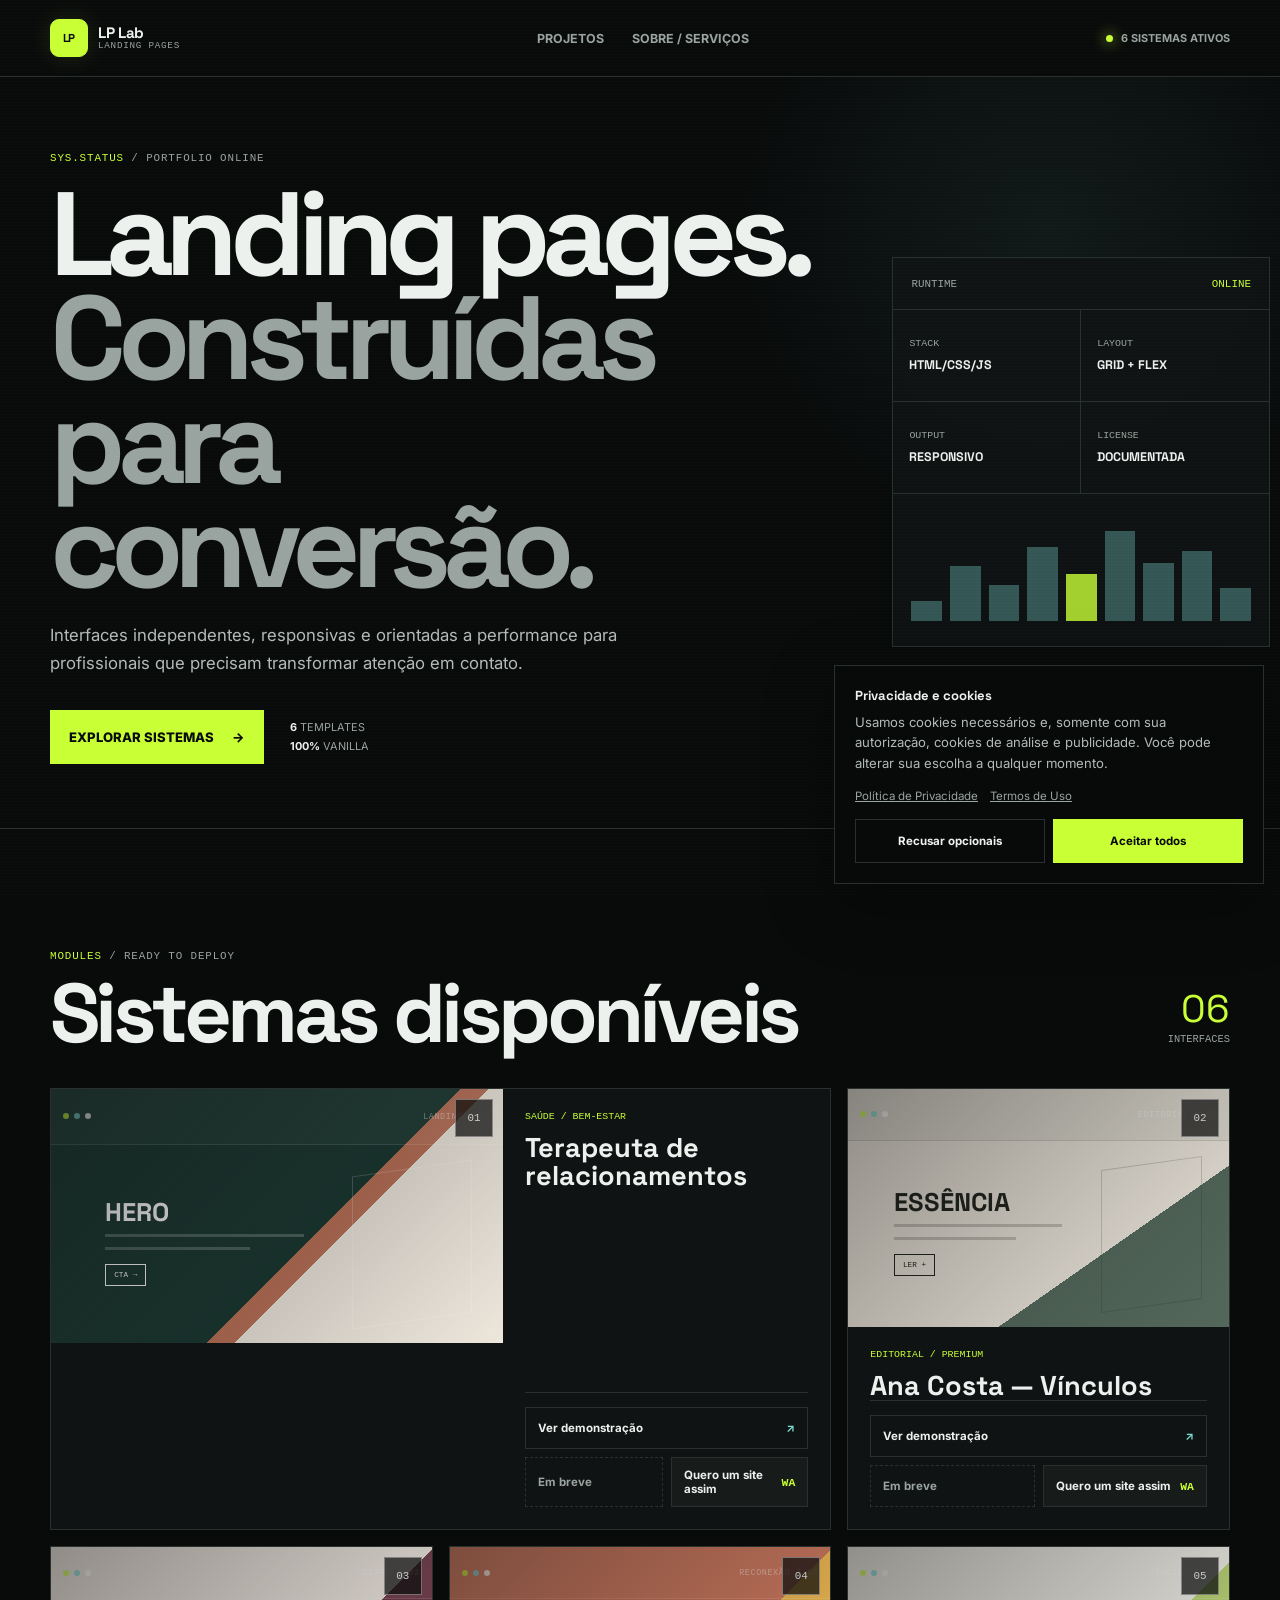
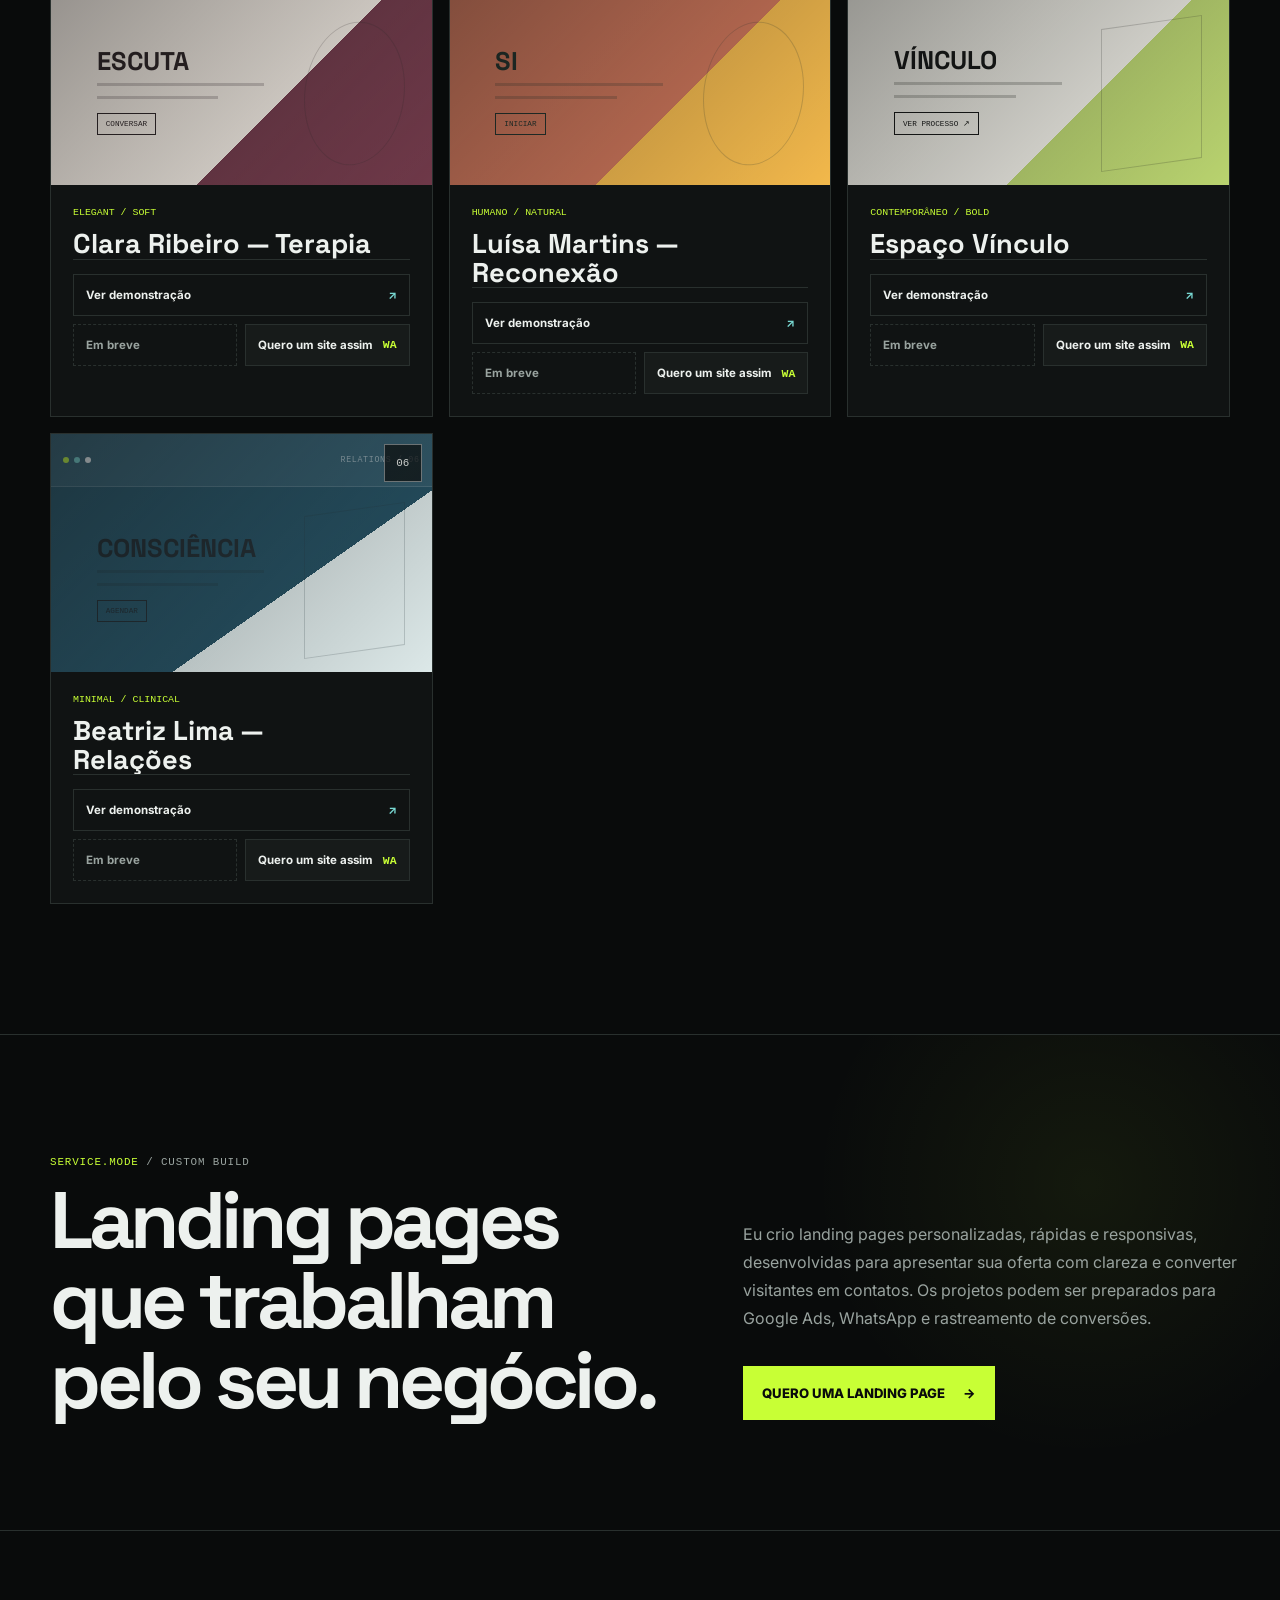
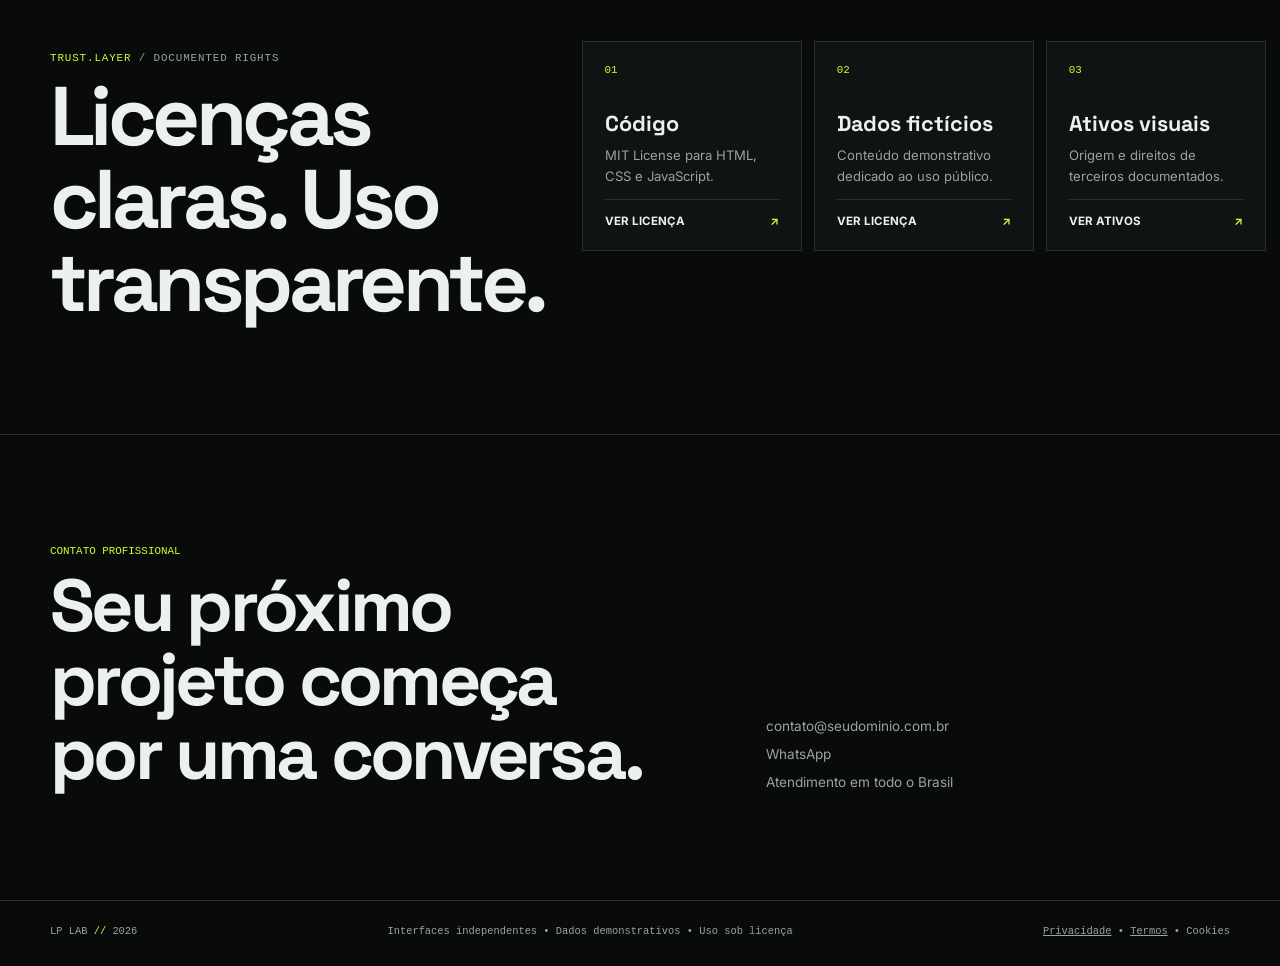
<file: index.html>
<!DOCTYPE html>
<html lang="pt-BR">
<head>
  <meta charset="UTF-8">
  <meta name="viewport" content="width=device-width, initial-scale=1.0">
  <title>LP Lab — Landing Pages</title>
  <meta name="description" content="Portfólio de landing pages independentes para profissionais e negócios locais.">
  <meta property="og:title" content="LP Lab — Landing Pages">
  <meta property="og:description" content="Interfaces de alta conversão projetadas para marcas profissionais.">
  <meta property="og:type" content="website">
  <meta property="og:locale" content="pt_BR">
  <link rel="preconnect" href="https://fonts.googleapis.com">
  <link rel="preconnect" href="https://fonts.gstatic.com" crossorigin>
  <link href="https://fonts.googleapis.com/css2?family=Inter:wght@400;500;600;700&family=Space+Grotesk:wght@500;600;700&display=swap" rel="stylesheet">
  <link rel="stylesheet" href="assets/style.css">
  <link rel="stylesheet" href="assets/cookie-consent.css">
  <link rel="icon" href="assets/favicon.svg" type="image/svg+xml">
  <script src="assets/config.js" defer></script>
  <script src="assets/gallery.js" defer></script>
  <script src="assets/cookie-consent.js" defer></script>
</head>
<body>
  <div class="noise" aria-hidden="true"></div>

  <header class="topbar">
    <div class="container topbar__conteudo">
      <a class="brand" href="#inicio" aria-label="LP Lab — início">
        <span class="brand__mark">LP</span>
        <span class="brand__name"><strong>LP Lab</strong><small>Landing pages</small></span>
      </a>
      <nav class="nav" aria-label="Navegação principal">
        <a href="#projetos">Projetos</a>
        <a href="#sobre">Sobre / Serviços</a>
      </nav>
      <a class="topbar__status" href="#projetos"><span></span> 6 sistemas ativos</a>
    </div>
  </header>

  <main id="inicio">
    <section class="hero">
      <div class="container hero__conteudo">
        <div class="hero__texto">
          <p class="terminal"><span>SYS.STATUS</span> / PORTFOLIO ONLINE</p>
          <h1>Landing pages.<br><em>Construídas para conversão.</em></h1>
          <p class="hero__descricao">Interfaces independentes, responsivas e orientadas a performance para profissionais que precisam transformar atenção em contato.</p>
          <div class="hero__acoes">
            <a class="btn btn--primary" href="#projetos">Explorar sistemas <span>→</span></a>
            <p class="hero__spec"><strong>6</strong> templates<br><strong>100%</strong> vanilla</p>
          </div>
        </div>

        <aside class="system-panel" aria-label="Resumo técnico">
          <div class="system-panel__head">
            <span>RUNTIME</span>
            <span class="system-panel__status">ONLINE</span>
          </div>
          <div class="system-panel__grid">
            <div><span>STACK</span><strong>HTML/CSS/JS</strong></div>
            <div><span>LAYOUT</span><strong>GRID + FLEX</strong></div>
            <div><span>OUTPUT</span><strong>RESPONSIVO</strong></div>
            <div><span>LICENSE</span><strong>DOCUMENTADA</strong></div>
          </div>
          <div class="system-panel__graph" aria-hidden="true">
            <i></i><i></i><i></i><i></i><i></i><i></i><i></i><i></i><i></i>
          </div>
        </aside>
      </div>
    </section>

    <section class="projects" id="projetos" aria-labelledby="projects-title">
      <div class="container">
        <div class="section-heading">
          <div>
            <p class="terminal"><span>MODULES</span> / READY TO DEPLOY</p>
            <h2 id="projects-title">Sistemas disponíveis</h2>
          </div>
          <p><span id="template-count">06</span><br>interfaces</p>
        </div>

        <div class="template-grid">
          <article class="template-card template-card--featured" data-template="terapeuta-relacionamentos">
            <a class="template-card__image" href="templates/terapeuta-relacionamentos/index.html" aria-label="Abrir sistema Terapeuta de relacionamentos">
              <div class="template-preview template-preview--01" aria-hidden="true">
                <div class="template-preview__chrome"><i></i><i></i><i></i><span>LANDING / 01</span></div>
                <div class="template-preview__body"><b>HERO</b><span></span><span></span><em>CTA →</em></div>
              </div>
              <span class="template-card__index">01</span>
            </a>
            <div class="template-card__content">
              <p>Saúde / Bem-estar</p>
              <h3>Terapeuta de relacionamentos</h3>
              <div class="template-card__actions">
                <a class="template-card__demo" href="templates/terapeuta-relacionamentos/index.html">Ver demonstração</a>
                <a class="template-card__buy" data-action="buy" href="#">Em breve</a>
                <a class="template-card__custom" data-action="custom" href="#">Quero um site assim</a>
              </div>
            </div>
          </article>

          <article class="template-card" data-template="psicologa-vinculos-editorial">
            <a class="template-card__image" href="templates/psicologa-vinculos-editorial/index.html" aria-label="Abrir sistema Ana Costa">
              <div class="template-preview template-preview--02" aria-hidden="true">
                <div class="template-preview__chrome"><i></i><i></i><i></i><span>EDITORIAL / 02</span></div>
                <div class="template-preview__body"><b>ESSÊNCIA</b><span></span><span></span><em>LER +</em></div>
              </div>
              <span class="template-card__index">02</span>
            </a>
            <div class="template-card__content">
              <p>Editorial / Premium</p>
              <h3>Ana Costa — Vínculos</h3>
              <div class="template-card__actions">
                <a class="template-card__demo" href="templates/psicologa-vinculos-editorial/index.html">Ver demonstração</a>
                <a class="template-card__buy" data-action="buy" href="#">Em breve</a>
                <a class="template-card__custom" data-action="custom" href="#">Quero um site assim</a>
              </div>
            </div>
          </article>

          <article class="template-card" data-template="terapia-relacoes-elegante">
            <a class="template-card__image" href="templates/terapia-relacoes-elegante/index.html" aria-label="Abrir sistema Clara Ribeiro">
              <div class="template-preview template-preview--03" aria-hidden="true">
                <div class="template-preview__chrome"><i></i><i></i><i></i><span>CLARA / 03</span></div>
                <div class="template-preview__body"><b>ESCUTA</b><span></span><span></span><em>CONVERSAR</em></div>
              </div>
              <span class="template-card__index">03</span>
            </a>
            <div class="template-card__content">
              <p>Elegant / Soft</p>
              <h3>Clara Ribeiro — Terapia</h3>
              <div class="template-card__actions">
                <a class="template-card__demo" href="templates/terapia-relacoes-elegante/index.html">Ver demonstração</a>
                <a class="template-card__buy" data-action="buy" href="#">Em breve</a>
                <a class="template-card__custom" data-action="custom" href="#">Quero um site assim</a>
              </div>
            </div>
          </article>

          <article class="template-card" data-template="terapeuta-reconexao">
            <a class="template-card__image" href="templates/terapeuta-reconexao/index.html" aria-label="Abrir sistema Luísa Martins">
              <div class="template-preview template-preview--04" aria-hidden="true">
                <div class="template-preview__chrome"><i></i><i></i><i></i><span>RECONEXÃO / 04</span></div>
                <div class="template-preview__body"><b>SI</b><span></span><span></span><em>INICIAR</em></div>
              </div>
              <span class="template-card__index">04</span>
            </a>
            <div class="template-card__content">
              <p>Humano / Natural</p>
              <h3>Luísa Martins — Reconexão</h3>
              <div class="template-card__actions">
                <a class="template-card__demo" href="templates/terapeuta-reconexao/index.html">Ver demonstração</a>
                <a class="template-card__buy" data-action="buy" href="#">Em breve</a>
                <a class="template-card__custom" data-action="custom" href="#">Quero um site assim</a>
              </div>
            </div>
          </article>

          <article class="template-card" data-template="espaco-relacional">
            <a class="template-card__image" href="templates/espaco-relacional/index.html" aria-label="Abrir sistema Espaço Vínculo">
              <div class="template-preview template-preview--05" aria-hidden="true">
                <div class="template-preview__chrome"><i></i><i></i><i></i><span>VÍNCULO / 05</span></div>
                <div class="template-preview__body"><b>VÍNCULO</b><span></span><span></span><em>VER PROCESSO ↗</em></div>
              </div>
              <span class="template-card__index">05</span>
            </a>
            <div class="template-card__content">
              <p>Contemporâneo / Bold</p>
              <h3>Espaço Vínculo</h3>
              <div class="template-card__actions">
                <a class="template-card__demo" href="templates/espaco-relacional/index.html">Ver demonstração</a>
                <a class="template-card__buy" data-action="buy" href="#">Em breve</a>
                <a class="template-card__custom" data-action="custom" href="#">Quero um site assim</a>
              </div>
            </div>
          </article>

          <article class="template-card" data-template="relacoes-conscientes">
            <a class="template-card__image" href="templates/relacoes-conscientes/index.html" aria-label="Abrir sistema Beatriz Lima">
              <div class="template-preview template-preview--06" aria-hidden="true">
                <div class="template-preview__chrome"><i></i><i></i><i></i><span>RELATIONS / 06</span></div>
                <div class="template-preview__body"><b>CONSCIÊNCIA</b><span></span><span></span><em>AGENDAR</em></div>
              </div>
              <span class="template-card__index">06</span>
            </a>
            <div class="template-card__content">
              <p>Minimal / Clinical</p>
              <h3>Beatriz Lima — Relações</h3>
              <div class="template-card__actions">
                <a class="template-card__demo" href="templates/relacoes-conscientes/index.html">Ver demonstração</a>
                <a class="template-card__buy" data-action="buy" href="#">Em breve</a>
                <a class="template-card__custom" data-action="custom" href="#">Quero um site assim</a>
              </div>
            </div>
          </article>
        </div>
      </div>
    </section>

    <section class="about-services" id="sobre" aria-labelledby="about-title">
      <div class="container about-services__conteudo">
        <div>
          <p class="terminal"><span>SERVICE.MODE</span> / CUSTOM BUILD</p>
          <h2 id="about-title">Landing pages que trabalham pelo seu negócio.</h2>
        </div>
        <div>
          <p>Eu crio landing pages personalizadas, rápidas e responsivas, desenvolvidas para apresentar sua oferta com clareza e converter visitantes em contatos. Os projetos podem ser preparados para Google Ads, WhatsApp e rastreamento de conversões.</p>
          <a class="btn btn--primary about-services__cta" href="#" data-about-whatsapp>Quero uma landing page <span>→</span></a>
        </div>
      </div>
    </section>

    <section class="license" id="licenciamento" aria-labelledby="license-title">
      <div class="container license__conteudo">
        <div>
          <p class="terminal"><span>TRUST.LAYER</span> / DOCUMENTED RIGHTS</p>
          <h2 id="license-title">Licenças claras. Uso transparente.</h2>
        </div>
        <div class="license__grid">
          <article>
            <span>01</span>
            <h3>Código</h3>
            <p>MIT License para HTML, CSS e JavaScript.</p>
            <a href="LICENSE.md">Ver licença <span>↗</span></a>
          </article>
          <article>
            <span>02</span>
            <h3>Dados fictícios</h3>
            <p>Conteúdo demonstrativo dedicado ao uso público.</p>
            <a href="DATA_LICENSE.md">Ver licença <span>↗</span></a>
          </article>
          <article>
            <span>03</span>
            <h3>Ativos visuais</h3>
            <p>Origem e direitos de terceiros documentados.</p>
            <a href="ASSET_LICENSES.md">Ver ativos <span>↗</span></a>
          </article>
        </div>
      </div>
    </section>
  </main>

  <section class="contact-bar" aria-label="Dados de contato">
    <div class="container contact-bar__conteudo">
      <div>
        <p>Contato profissional</p>
        <h2>Seu próximo projeto começa por uma conversa.</h2>
      </div>
      <div class="contact-bar__dados">
        <a href="mailto:contato@seudominio.com.br">contato@seudominio.com.br</a>
        <a href="#" data-contact-whatsapp>WhatsApp</a>
        <span>Atendimento em todo o Brasil</span>
      </div>
    </div>
  </section>

  <footer class="portfolio-footer">
    <div class="container portfolio-footer__conteudo">
      <p>LP LAB <span>//</span> 2026</p>
      <p>Interfaces independentes • Dados demonstrativos • Uso sob licença</p>
      <p><a href="privacidade.html">Privacidade</a> • <a href="termos.html">Termos</a> • <button type="button" class="footer-cookie-button" data-open-cookie-settings>Cookies</button></p>
    </div>
  </footer>
</body>
</html>
</file>
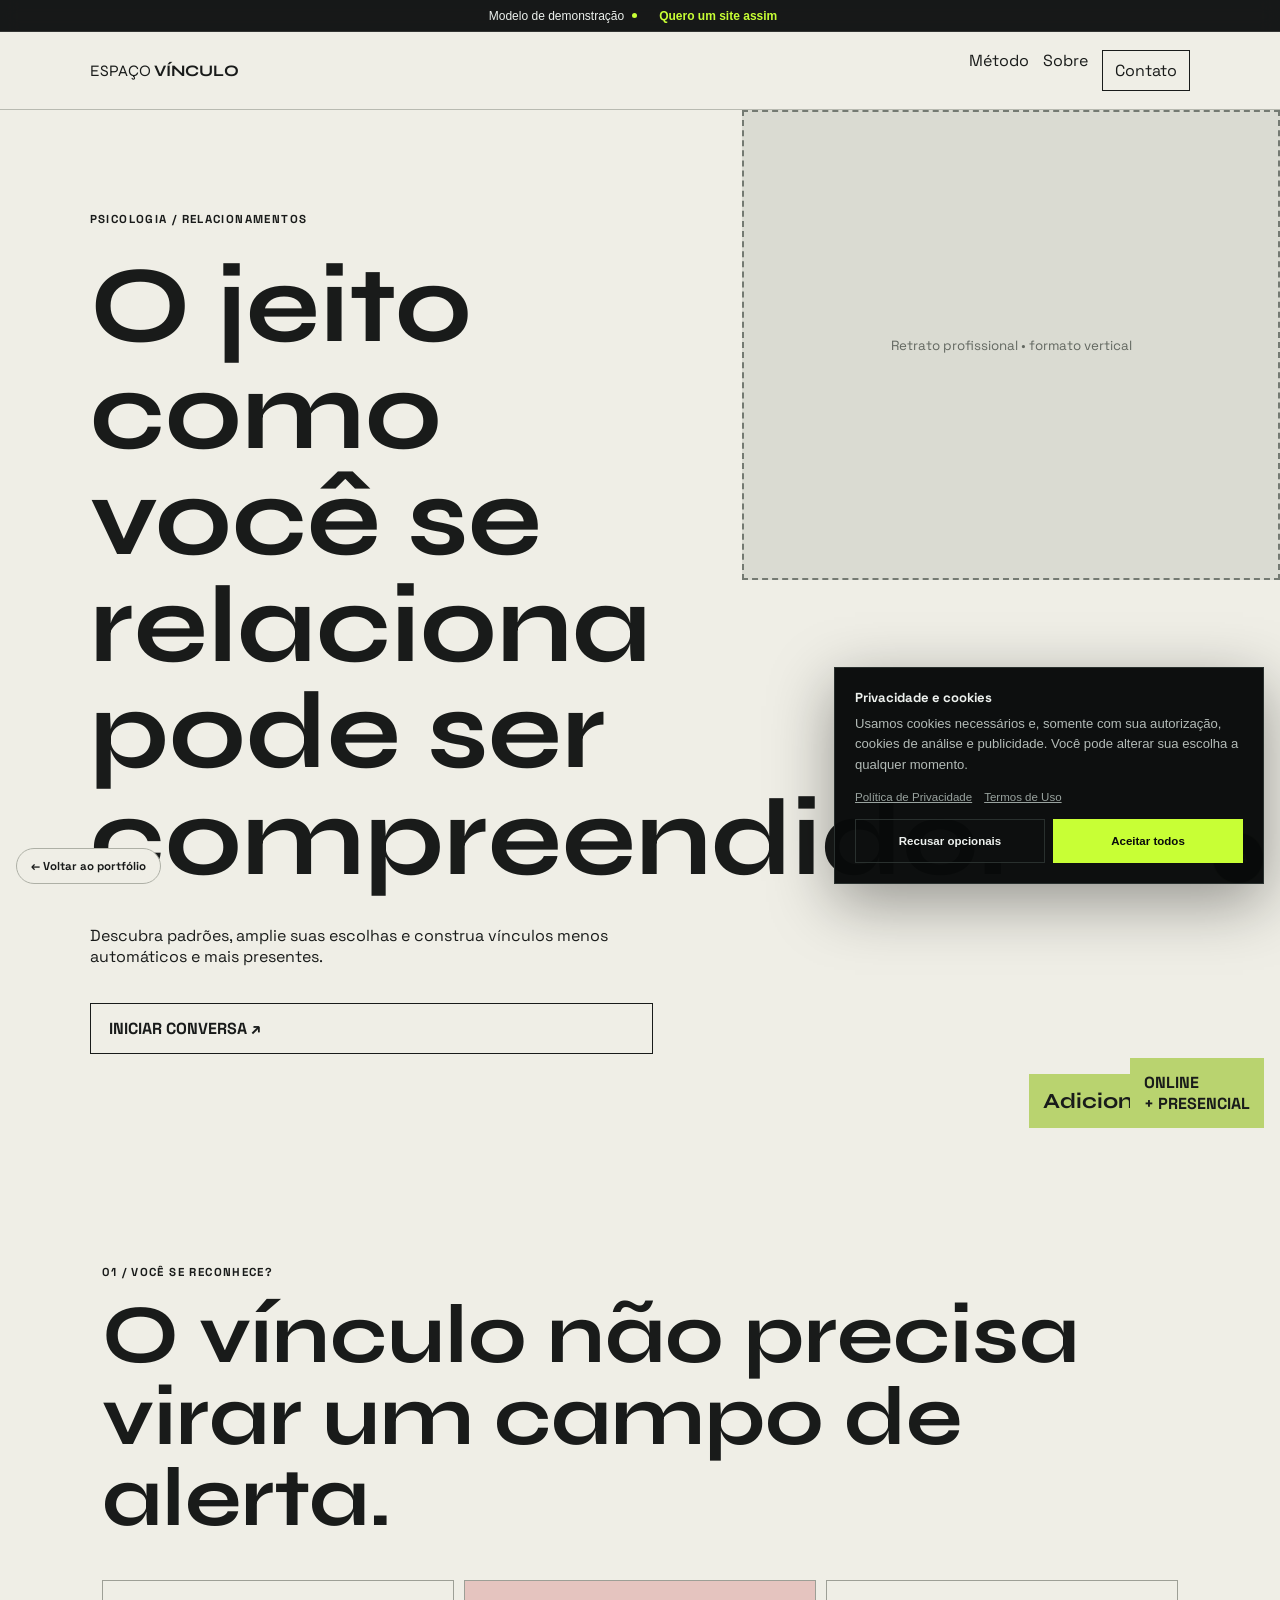
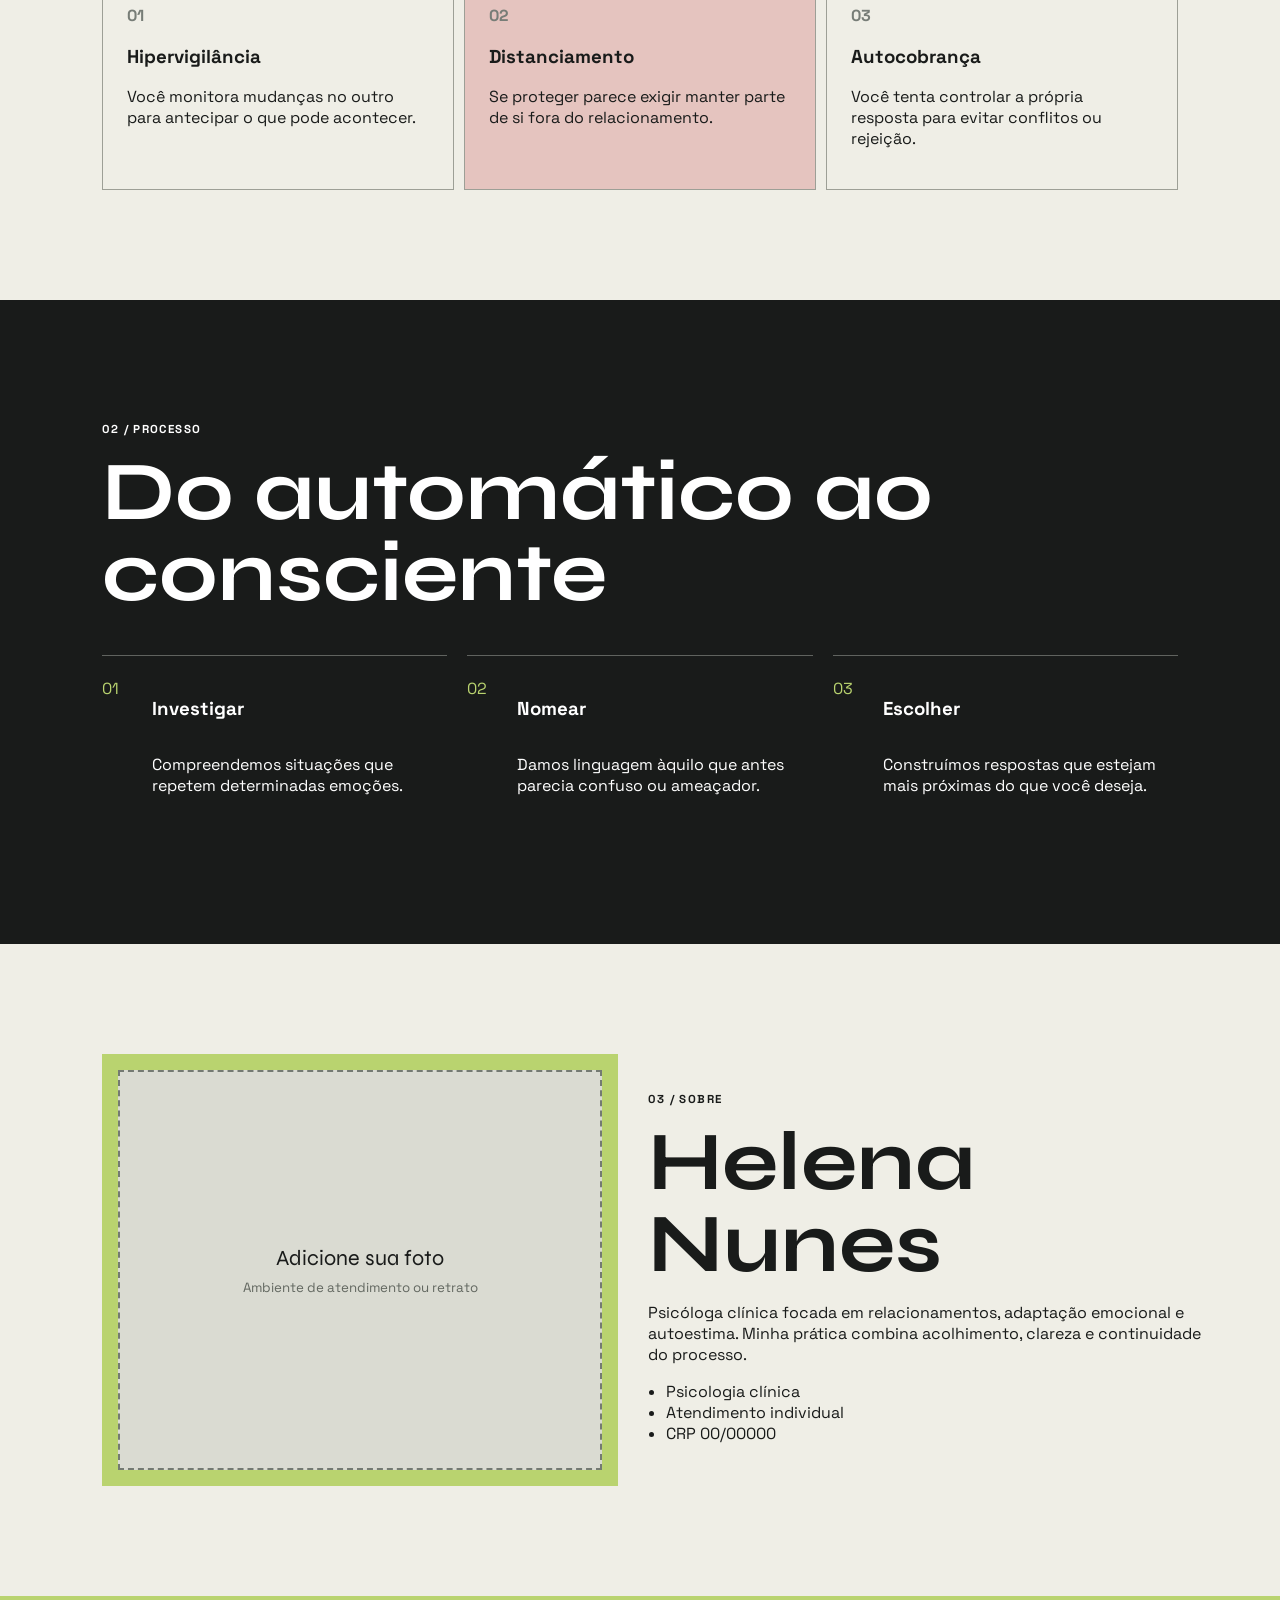
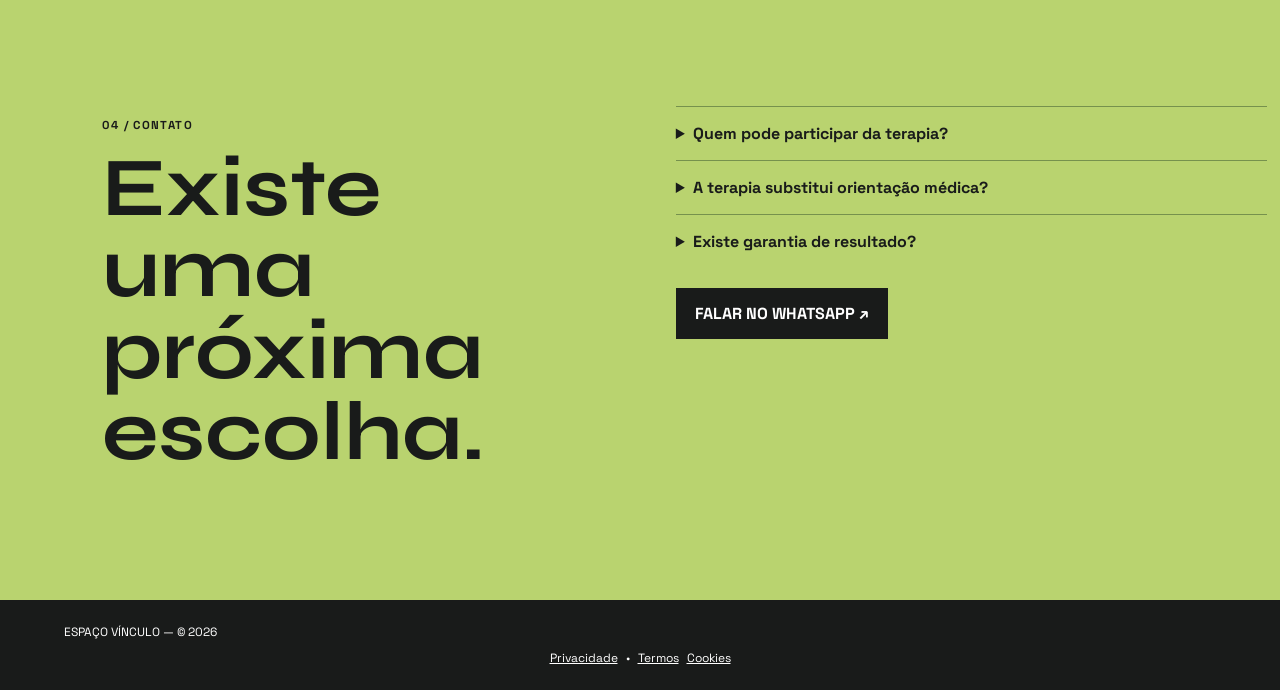
<file: templates/espaco-relacional/index.html>
<!doctype html>
<html lang="pt-BR"><head><meta charset="UTF-8"><meta name="viewport" content="width=device-width,initial-scale=1"><title>Espaço de terapia para relacionamentos</title><meta name="description" content="Psicoterapia individual para padrões de vínculo, comunicação e escolhas afetivas."><meta property="og:title" content="Espaço para relações reais"><meta property="og:type" content="website"><!-- Google Tag (gtag.js) aqui -->
<link rel="preconnect" href="https://fonts.googleapis.com"><link rel="preconnect" href="https://fonts.gstatic.com" crossorigin><link href="https://fonts.googleapis.com/css2?family=Space+Grotesk:wght@400;600;700&family=Syne:wght@600;700&display=swap" rel="stylesheet"><link rel="stylesheet" href="style.css"><link rel="stylesheet" href="../../assets/template-demo.css"><script src="../../assets/config.js" defer></script><script src="../../assets/template-demo.js" defer></script>
</head>
<body data-template="espaco-relacional"><header><a href="#inicio">ESPAÇO  <b>VÍNCULO</b></a><nav><a href="#processo">Método</a><a href="#sobre">Sobre</a><a class="header__cta" href="#contato">Contato</a></nav></header>
<main><section class="hero" id="inicio"><div class="hero__copy"><p>PSICOLOGIA / RELACIONAMENTOS</p><h1>O jeito como você se relaciona pode ser compreendido.</h1><p>Descubra padrões, amplie suas escolhas e construa vínculos menos automáticos e mais presentes.</p><a href="https://wa.me/5511987654321?text=Ol%C3%A1%2C%20gostaria%20de%20conhecer%20o%20atendimento" target="_blank" rel="noopener">INICIAR CONVERSA ↗</a></div><div class="hero__foto"><div class="photo-placeholder photo-placeholder--hero" role="img" aria-label="Área reservada para uma fotografia profissional"><span>Adicione sua foto</span><small>Retrato profissional • formato vertical</small></div><b class="photo-caption">ONLINE<br>+ PRESENCIAL</b></div></section>
<section class="painel"><p class="label">01 / VOCÊ SE RECONHECE?</p><h2>O vínculo não precisa virar um campo de alerta.</h2><div class="painel__grid"><article><b>01</b><h3>Hipervigilância</h3><p>Você monitora mudanças no outro para antecipar o que pode acontecer.</p></article><article><b>02</b><h3>Distanciamento</h3><p>Se proteger parece exigir manter parte de si fora do relacionamento.</p></article><article><b>03</b><h3>Autocobrança</h3><p>Você tenta controlar a própria resposta para evitar conflitos ou rejeição.</p></article></div></section>
<section class="processo" id="processo"><p class="label">02 / PROCESSO</p><h2>Do automático ao consciente</h2><ol><li><span>01</span><h3>Investigar</h3><p>Compreendemos situações que repetem determinadas emoções.</p></li><li><span>02</span><h3>Nomear</h3><p>Damos linguagem àquilo que antes parecia confuso ou ameaçador.</p></li><li><span>03</span><h3>Escolher</h3><p>Construímos respostas que estejam mais próximas do que você deseja.</p></li></ol></section>
<section class="sobre" id="sobre"><div class="sobre__foto"><div class="photo-placeholder" role="img" aria-label="Área reservada para uma foto profissional"><span>Adicione sua foto</span><small>Ambiente de atendimento ou retrato</small></div></div><div><p class="label">03 / SOBRE</p><h2>Helena Nunes</h2><p>Psicóloga clínica focada em relacionamentos, adaptação emocional e autoestima. Minha prática combina acolhimento, clareza e continuidade do processo.</p><ul><li>Psicologia clínica</li><li>Atendimento individual</li><li>CRP 00/00000</li></ul></div></section>
<section class="contato" id="contato"><div><p class="label">04 / CONTATO</p><h2>Existe uma próxima escolha.</h2></div><div class="contato__box"><details><summary>Quem pode participar da terapia?</summary><p>Pessoas interessadas em compreender seus vínculos e formas de se relacionar.</p></details><details><summary>A terapia substitui orientação médica?</summary><p>Não. Ela é uma modalidade de cuidado psicológico e não substitui atendimento médico.</p></details><details><summary>Existe garantia de resultado?</summary><p>Não. Os resultados variam conforme o contexto e o processo de cada pessoa.</p></details><a href="https://wa.me/5511987654321?text=Ol%C3%A1%2C%20quero%20saber%20sobre%20os%20atendimentos" target="_blank" rel="noopener">FALAR NO WHATSAPP ↗</a></div></section></main>
<footer>ESPAÇO VÍNCULO — © 2026</footer><a class="zap" href="https://wa.me/5511987654321" aria-label="WhatsApp">WA</a><a class="back-to-portfolio" href="../../index.html" aria-label="Voltar para a página principal do portfólio">← Voltar ao portfólio</a></body></html>
</file>
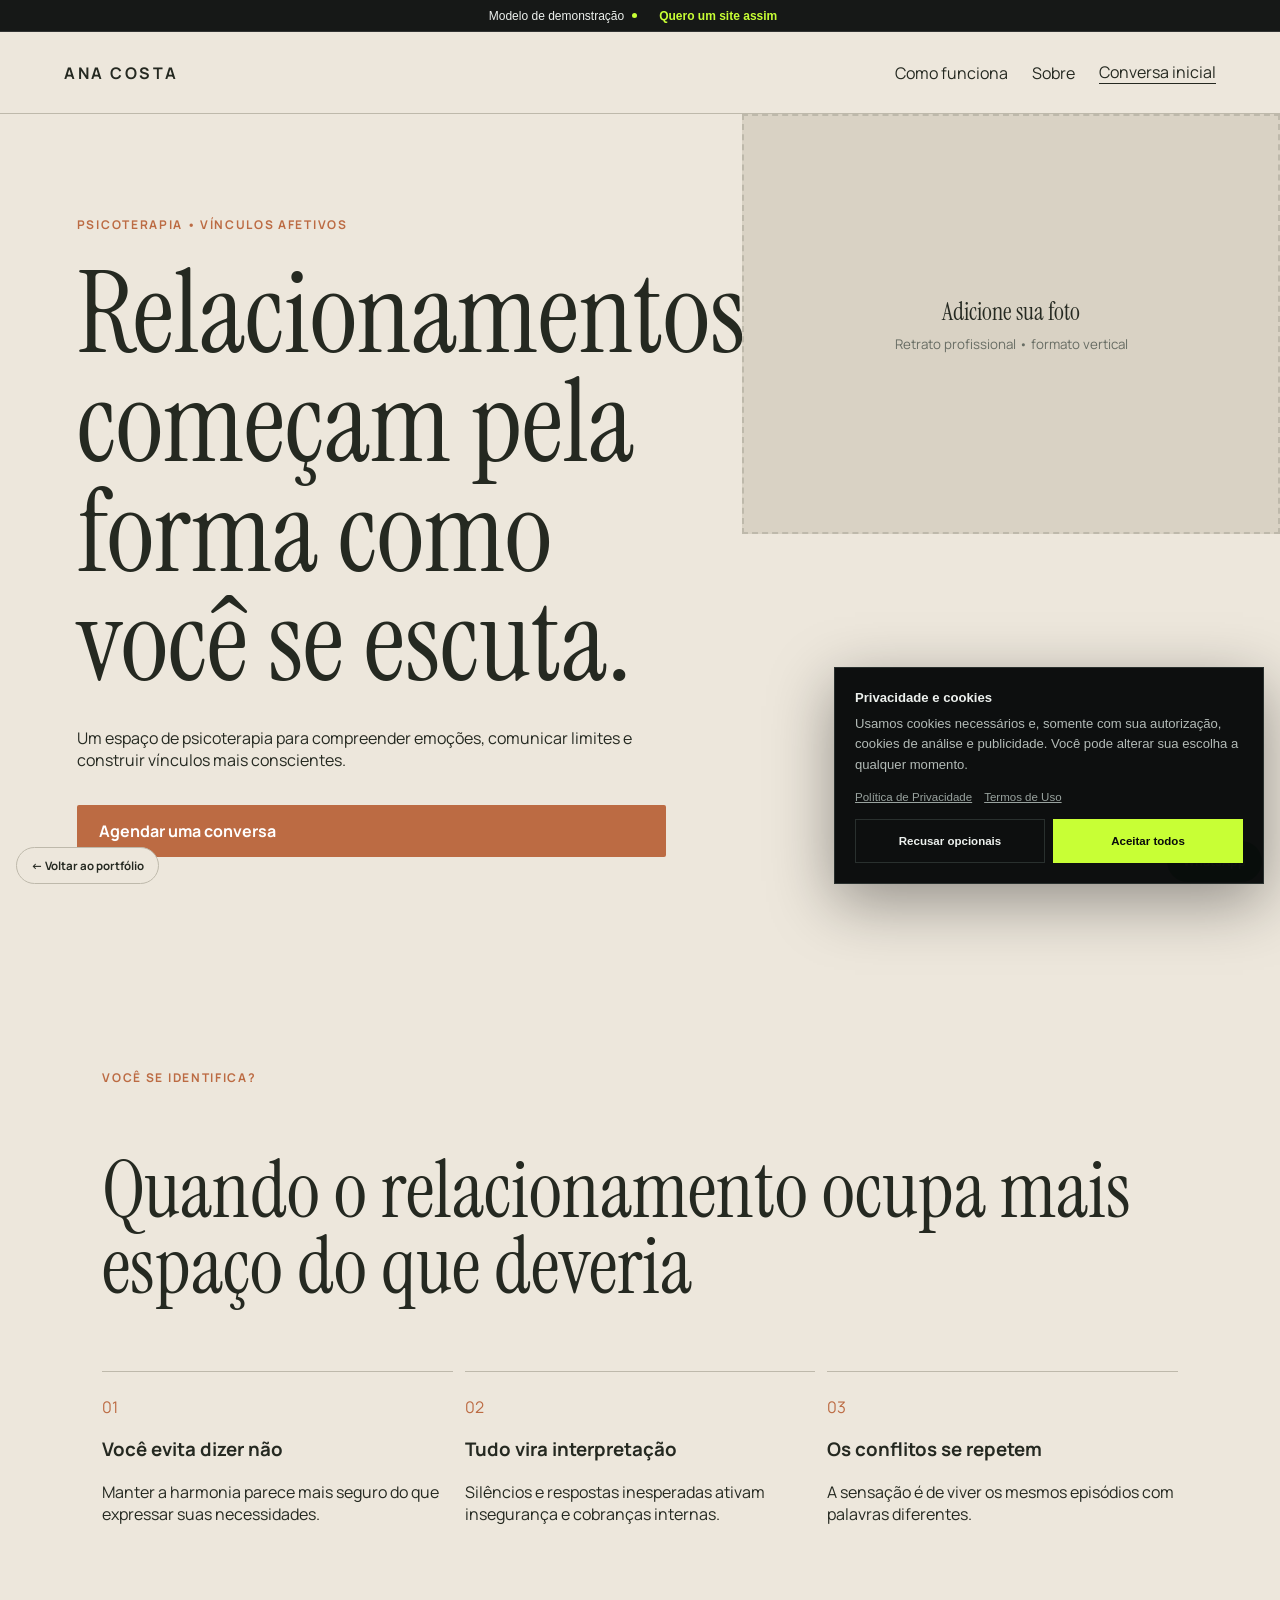
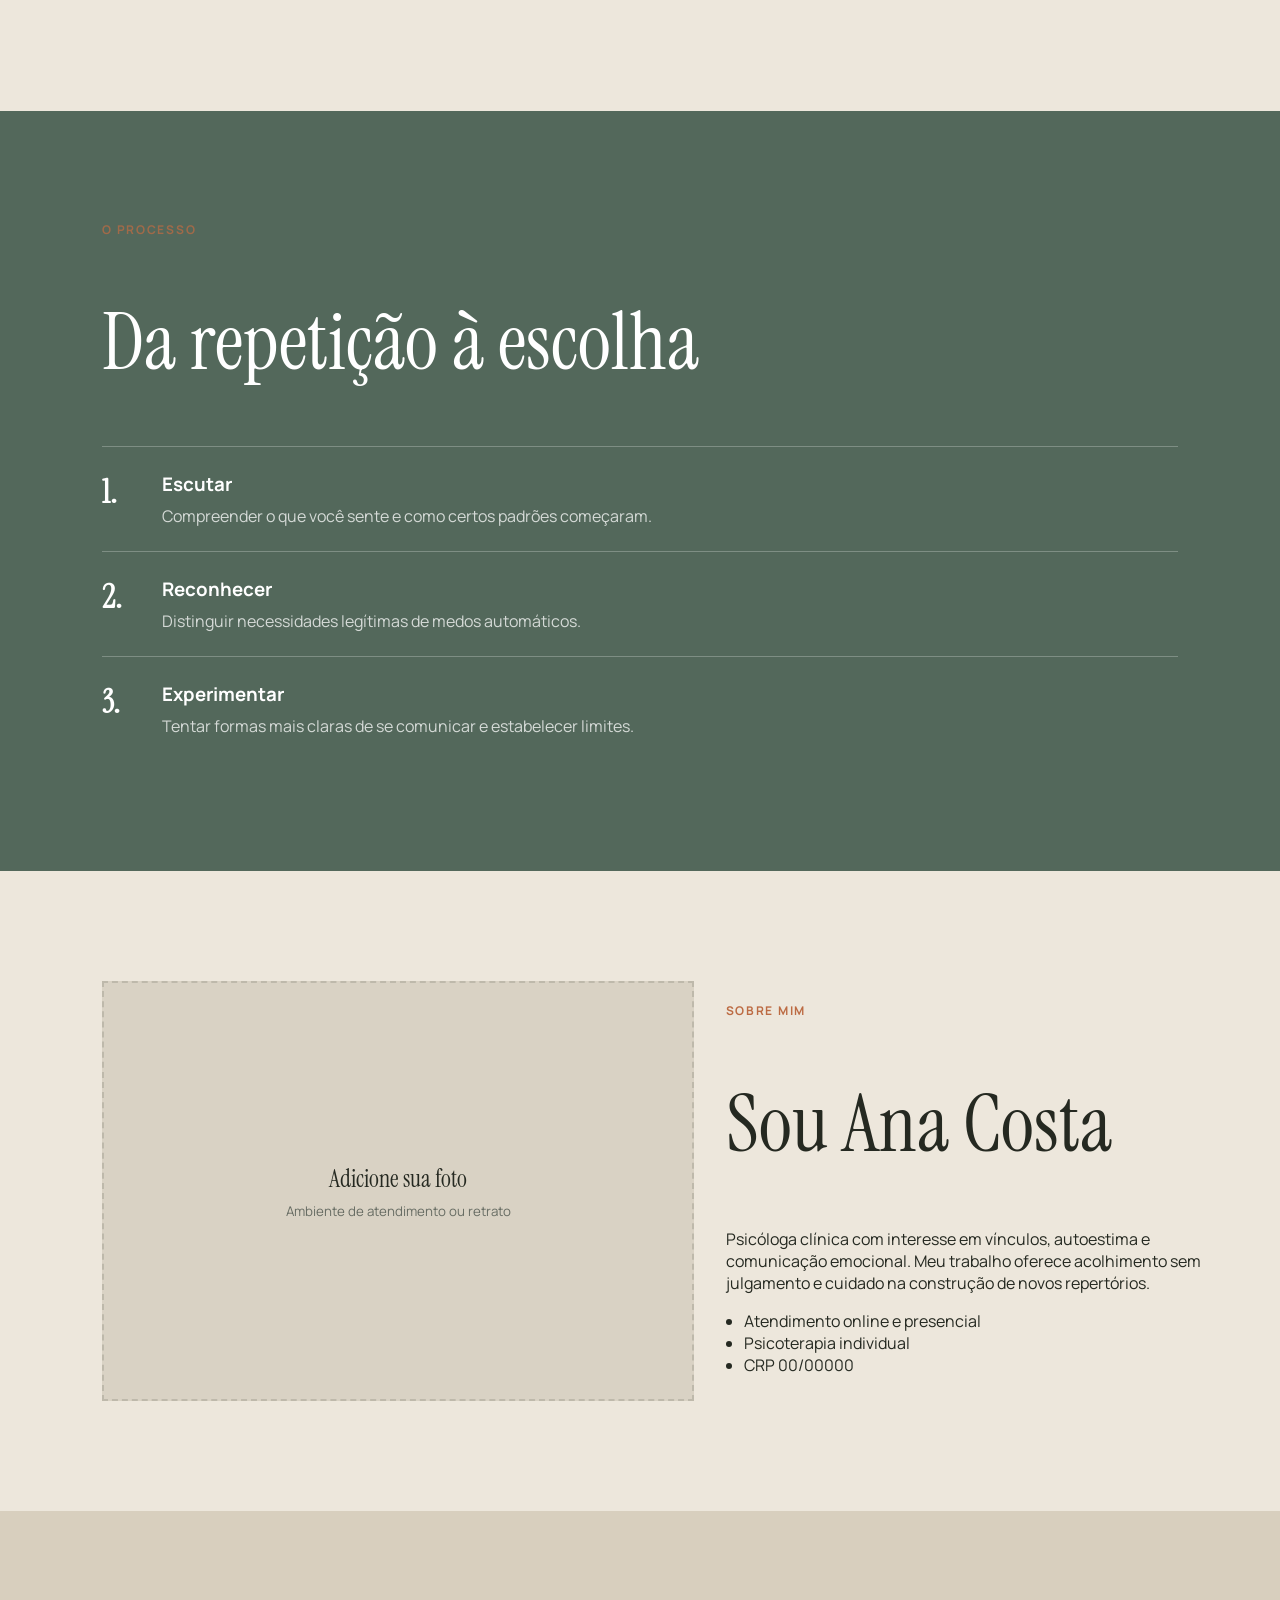
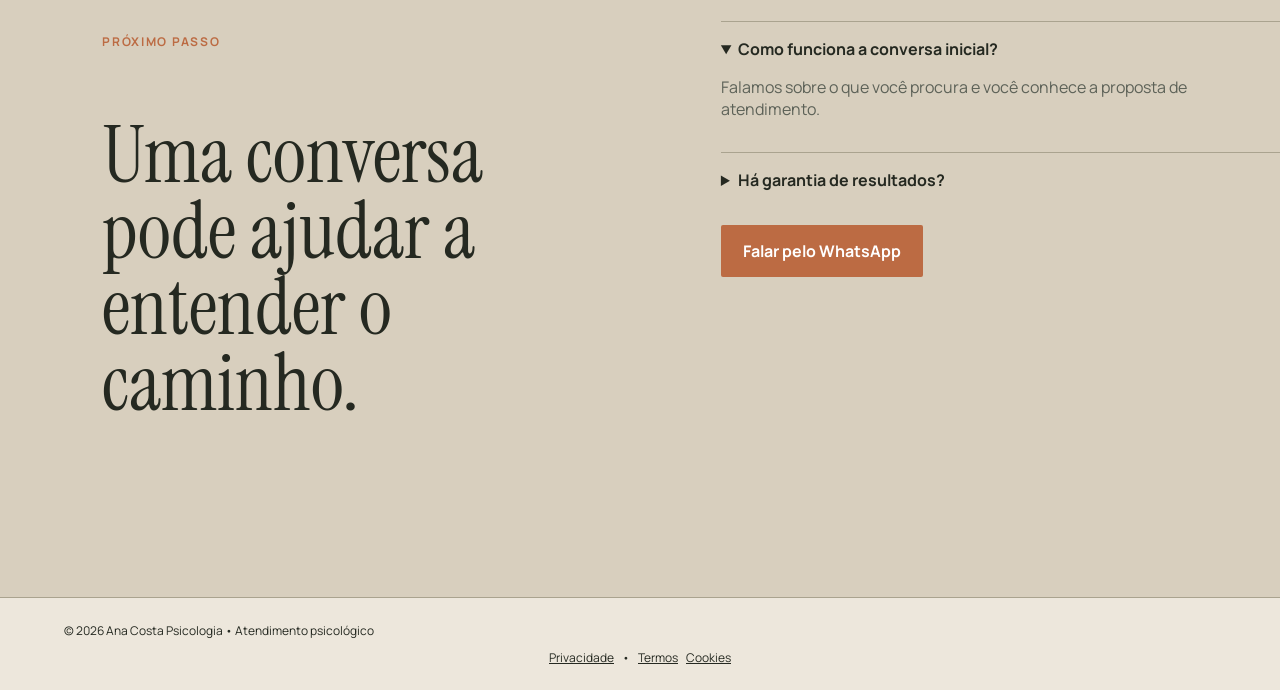
<file: templates/psicologa-vinculos-editorial/index.html>
<!doctype html>
<html lang="pt-BR">
<head>
  <meta charset="UTF-8"><meta name="viewport" content="width=device-width,initial-scale=1">
  <title>Psicóloga para vínculos em São Paulo</title>
  <meta name="description" content="Psicoterapia acolhedora para compreender padrões de relacionamento, comunicação e vínculos com mais segurança.">
  <meta property="og:title" content="Vínculos com mais consciência"><meta property="og:description" content="Psicoterapia para relações mais claras e seguras."><meta property="og:type" content="website">
  <!-- Google Tag (gtag.js) aqui -->
  <link rel="preconnect" href="https://fonts.googleapis.com"><link rel="preconnect" href="https://fonts.gstatic.com" crossorigin>
  <link href="https://fonts.googleapis.com/css2?family=Instrument+Serif&family=Manrope:wght@400;600;700&display=swap" rel="stylesheet">
  <link rel="stylesheet" href="style.css">
  <link rel="stylesheet" href="../../assets/template-demo.css">
  <script src="../../assets/config.js" defer></script>
  <script src="../../assets/template-demo.js" defer></script>
</head>
<body data-template="psicologa-vinculos-editorial">
  <header class="topo"><a class="marca" href="#inicio">ANA COSTA</a><nav><a href="#como">Como funciona</a><a href="#sobre">Sobre</a><a class="topo__cta" href="#contato">Conversa inicial</a></nav></header>
  <main>
    <section class="hero" id="inicio">
      <div class="hero__texto"><p class="kicker">Psicoterapia • vínculos afetivos</p><h1>Relacionamentos começam pela forma como você se escuta.</h1><p>Um espaço de psicoterapia para compreender emoções, comunicar limites e construir vínculos mais conscientes.</p><a class="botao" href="https://wa.me/5511987654321?text=Ol%C3%A1%2C%20gostaria%20de%20conversar%20sobre%20psicoterapia" target="_blank" rel="noopener">Agendar uma conversa</a></div>
      <div class="photo-placeholder photo-placeholder--hero" role="img" aria-label="Área reservada para adicionar uma fotografia profissional">
        <span>Adicione sua foto</span><small>Retrato profissional • formato vertical</small>
      </div>
    </section>
    <section class="sinais"><p class="kicker">Você se identifica?</p><h2>Quando o relacionamento ocupa mais espaço do que deveria</h2><div class="sinais__grid"><article><span>01</span><h3>Você evita dizer não</h3><p>Manter a harmonia parece mais seguro do que expressar suas necessidades.</p></article><article><span>02</span><h3>Tudo vira interpretação</h3><p>Silêncios e respostas inesperadas ativam insegurança e cobranças internas.</p></article><article><span>03</span><h3>Os conflitos se repetem</h3><p>A sensação é de viver os mesmos episódios com palavras diferentes.</p></article></div></section>
    <section class="processo" id="como"><div><p class="kicker">O processo</p><h2>Da repetição à escolha</h2></div><ol><li><strong>1.</strong><span><h3>Escutar</h3><p>Compreender o que você sente e como certos padrões começaram.</p></span></li><li><strong>2.</strong><span><h3>Reconhecer</h3><p>Distinguir necessidades legítimas de medos automáticos.</p></span></li><li><strong>3.</strong><span><h3>Experimentar</h3><p>Tentar formas mais claras de se comunicar e estabelecer limites.</p></span></li></ol></section>
    <section class="sobre" id="sobre"><div class="photo-placeholder" role="img" aria-label="Área reservada para uma foto profissional"><span>Adicione sua foto</span><small>Ambiente de atendimento ou retrato</small></div><div><p class="kicker">Sobre mim</p><h2>Sou Ana Costa</h2><p>Psicóloga clínica com interesse em vínculos, autoestima e comunicação emocional. Meu trabalho oferece acolhimento sem julgamento e cuidado na construção de novos repertórios.</p><ul><li>Atendimento online e presencial</li><li>Psicoterapia individual</li><li>CRP 00/00000</li></ul></div></section>
    <section class="contato" id="contato"><div><p class="kicker">Próximo passo</p><h2>Uma conversa pode ajudar a entender o caminho.</h2></div><div><details open><summary>Como funciona a conversa inicial?</summary><p>Falamos sobre o que você procura e você conhece a proposta de atendimento.</p></details><details><summary>Há garantia de resultados?</summary><p>Não. A terapia oferece recursos para autoconhecimento, mas depende de cada processo.</p></details><a class="botao" href="https://wa.me/5511987654321?text=Ol%C3%A1%2C%20quero%20agendar%20uma%20conversa" target="_blank" rel="noopener">Falar pelo WhatsApp</a></div></section>
  </main>
  <footer>© 2026 Ana Costa Psicologia • Atendimento psicológico</footer>
  <a class="zap" href="https://wa.me/5511987654321" aria-label="WhatsApp">WhatsApp</a>
  <a class="back-to-portfolio" href="../../index.html" aria-label="Voltar para a página principal do portfólio">← Voltar ao portfólio</a>
</body>
</html>
</file>
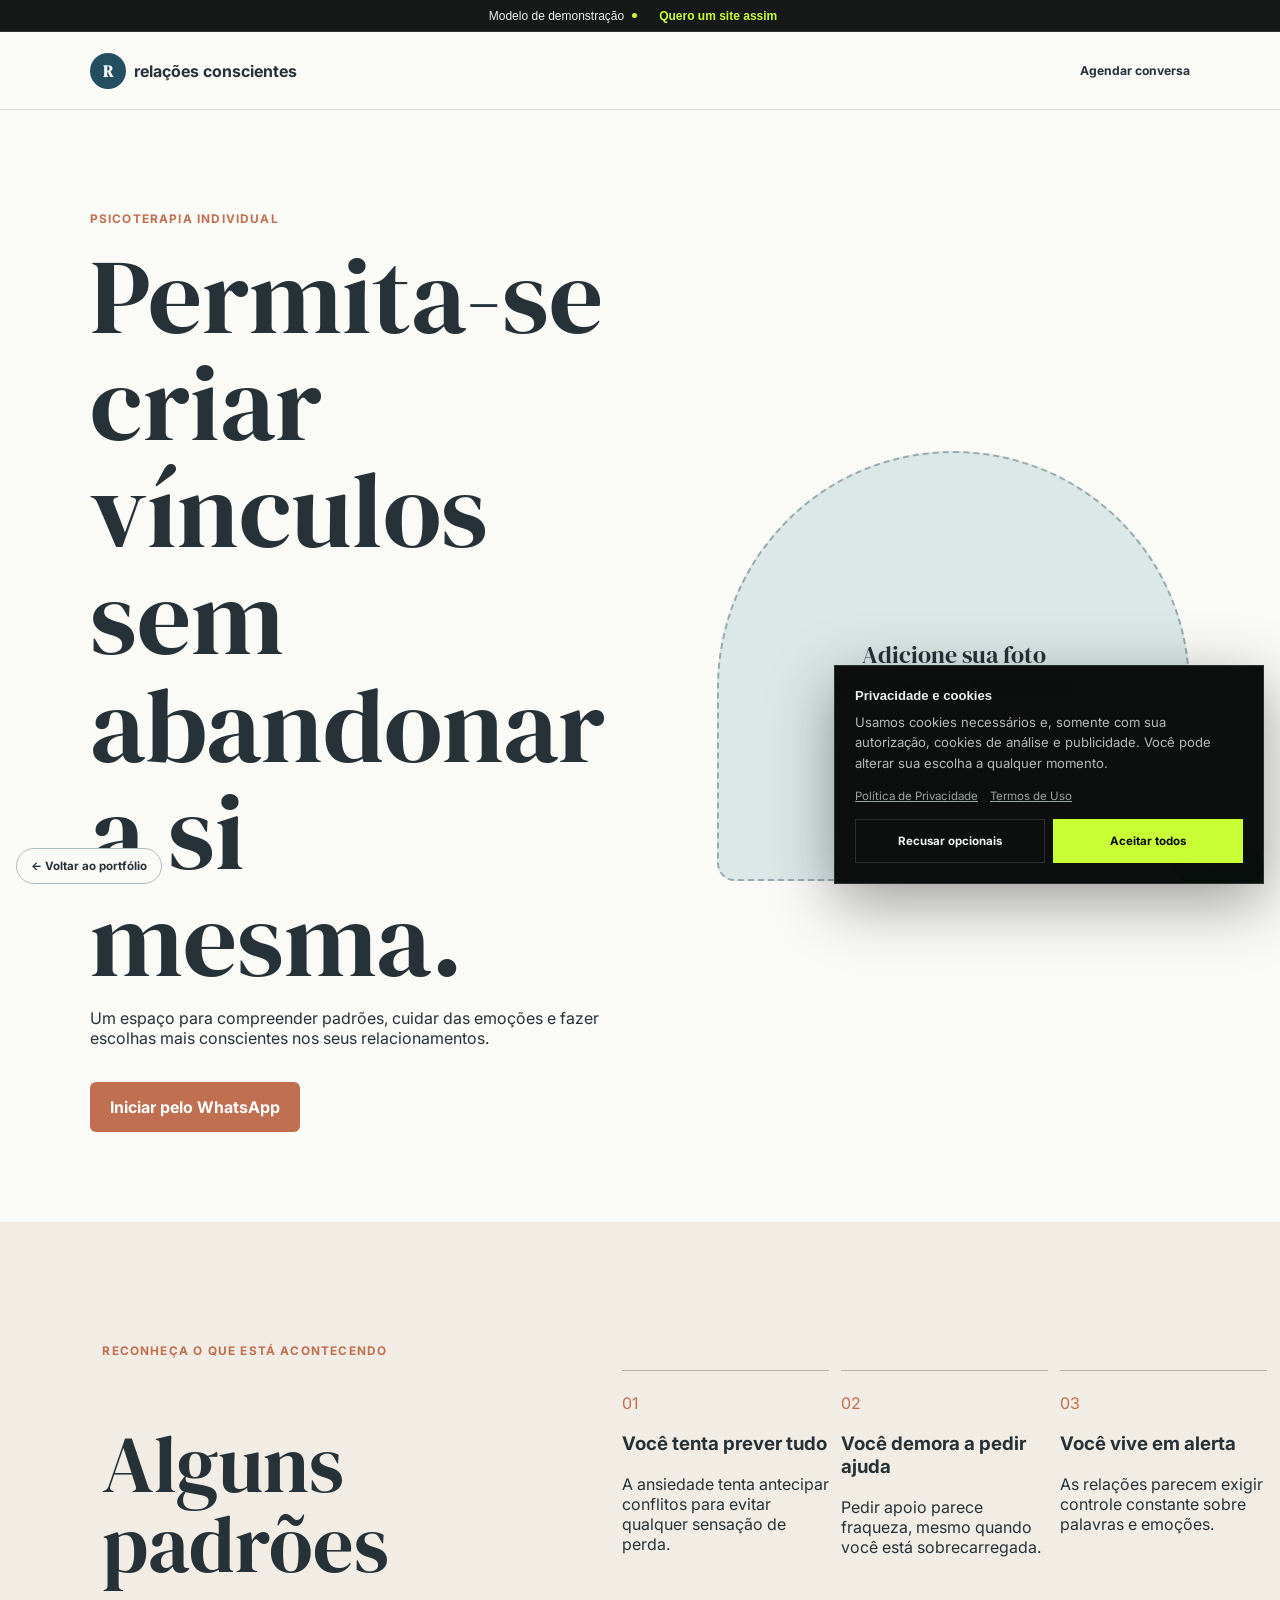
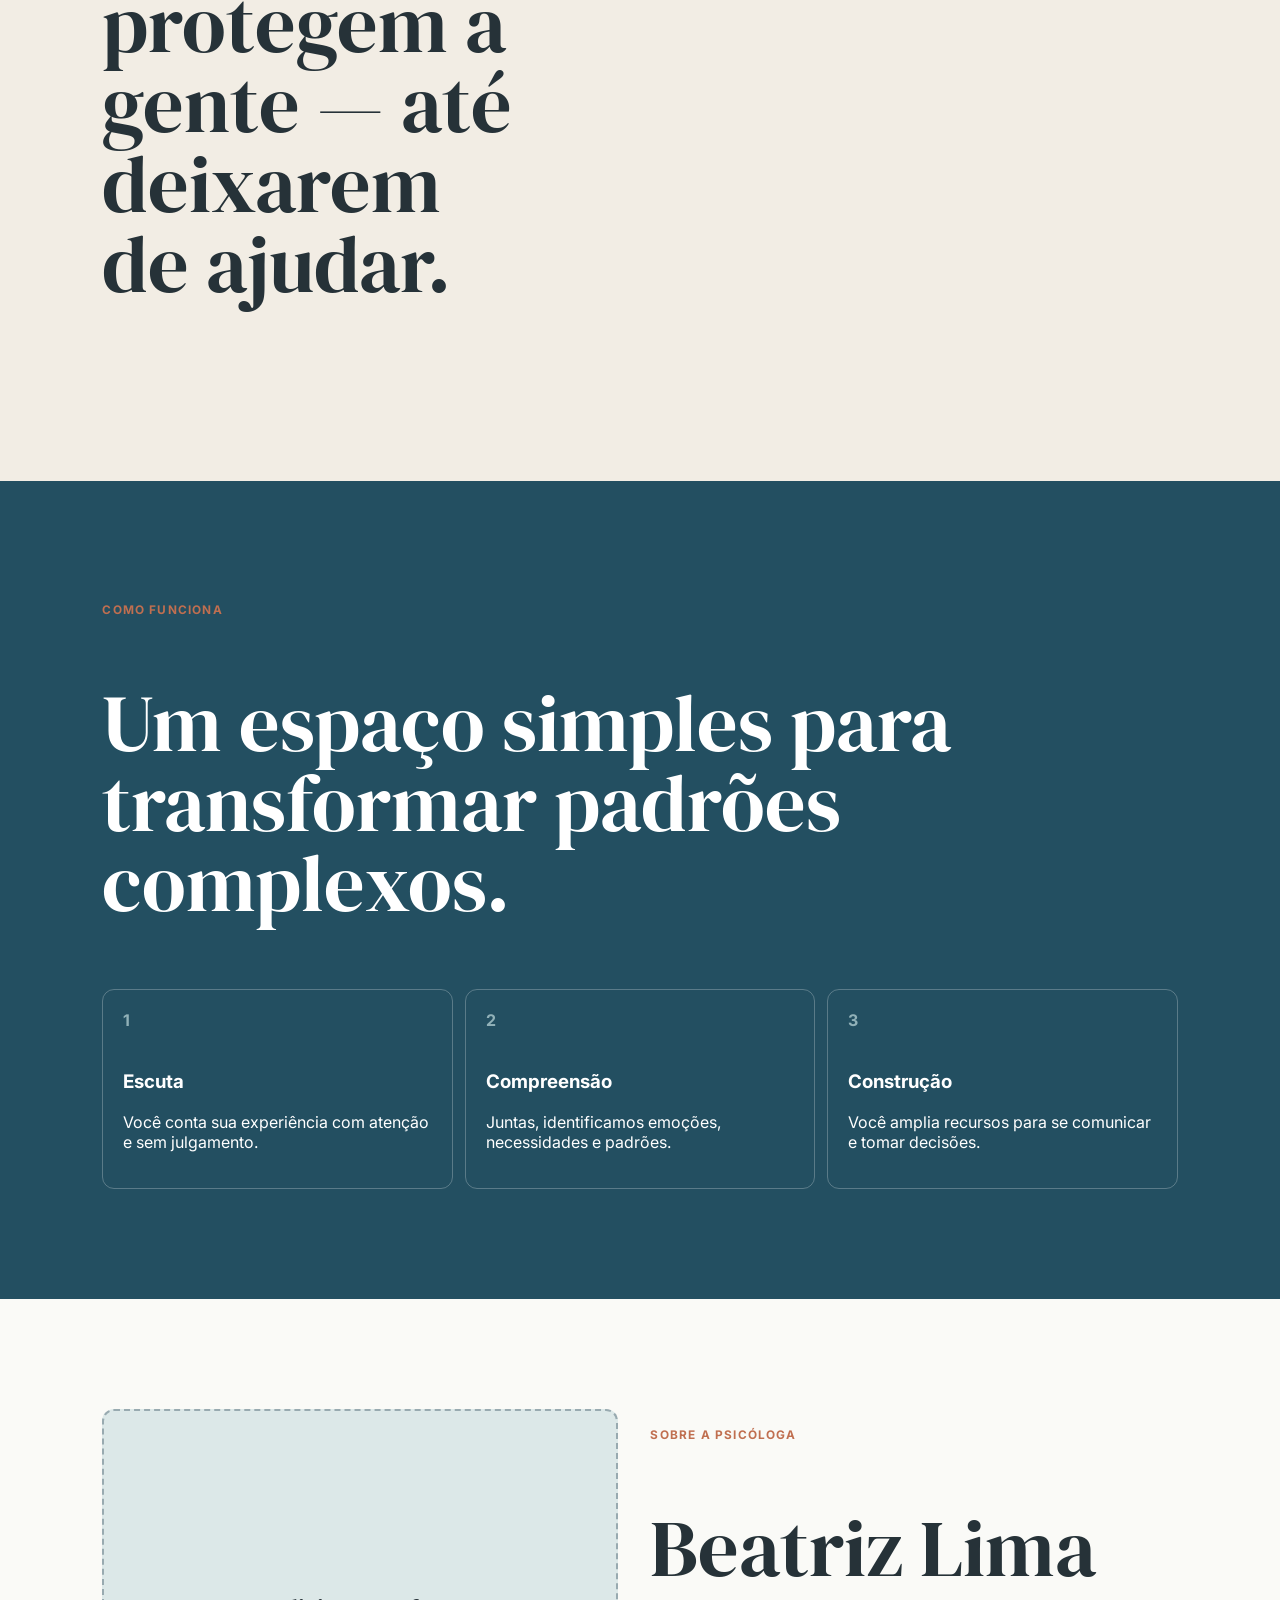
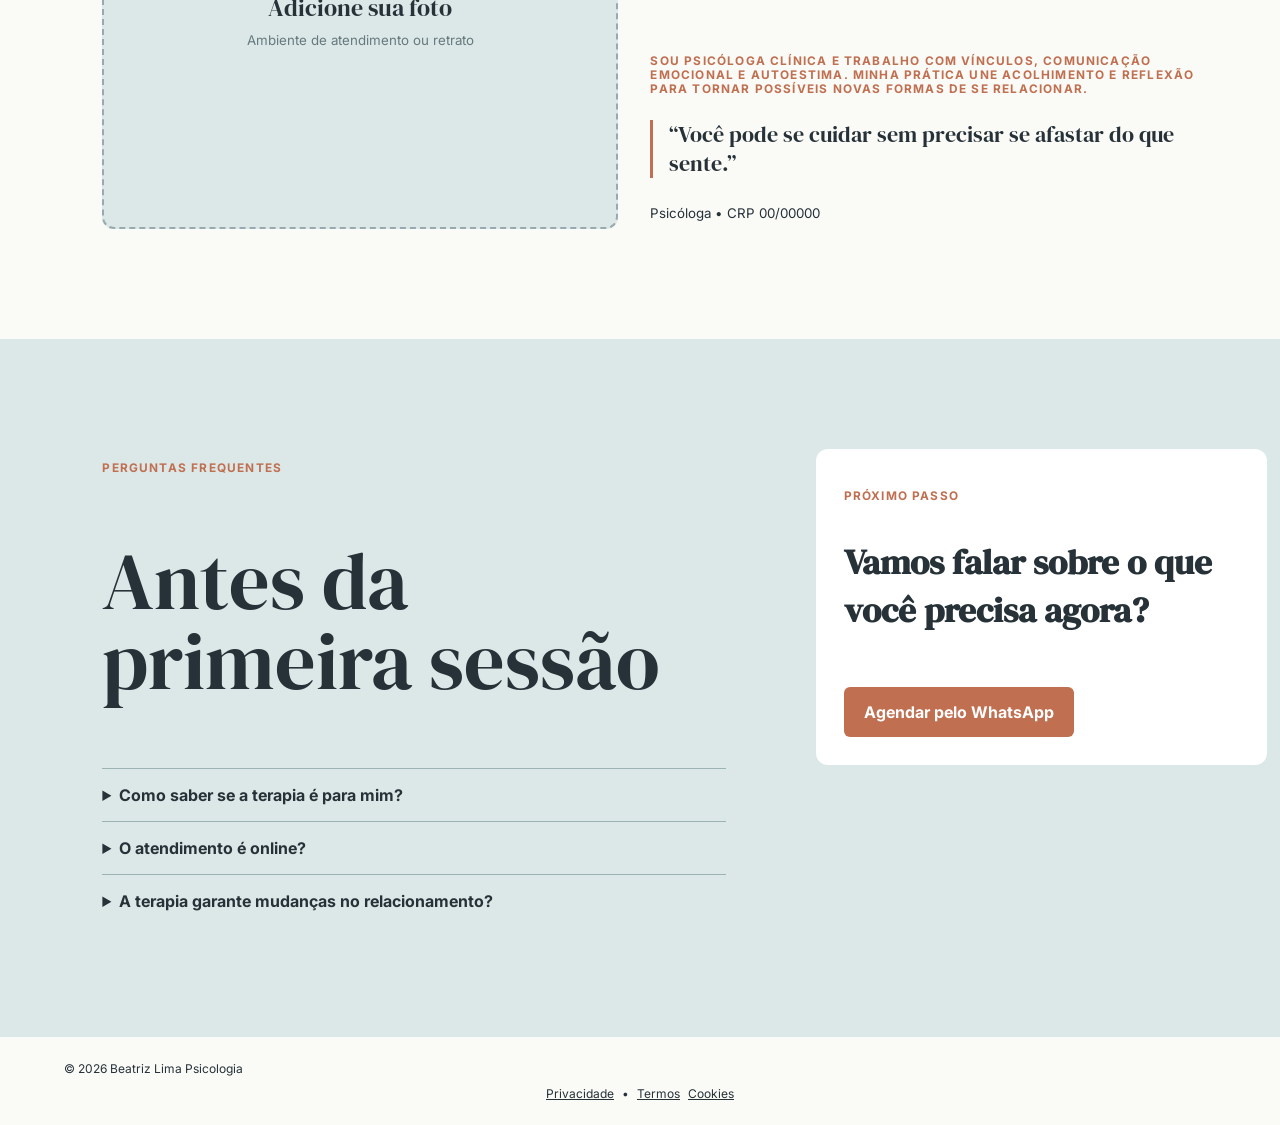
<file: templates/relacoes-conscientes/index.html>
<!doctype html>
<html lang="pt-BR"><head><meta charset="UTF-8"><meta name="viewport" content="width=device-width,initial-scale=1"><title>Psicoterapia para relações conscientes</title><meta name="description" content="Psicoterapia individual para compreender padrões afetivos e construir relações com limites e presença."><meta property="og:title" content="Relações conscientes"><meta property="og:type" content="website"><!-- Google Tag (gtag.js) aqui -->
<link rel="preconnect" href="https://fonts.googleapis.com"><link rel="preconnect" href="https://fonts.gstatic.com" crossorigin><link href="https://fonts.googleapis.com/css2?family=DM+Serif+Display&family=Inter:wght@400;600;700&display=swap" rel="stylesheet"><link rel="stylesheet" href="style.css"><link rel="stylesheet" href="../../assets/template-demo.css"><script src="../../assets/config.js" defer></script><script src="../../assets/template-demo.js" defer></script></head>
<body data-template="relacoes-conscientes"><header><a href="#inicio" class="logo"><span>R</span> relações conscientes</a><a class="top" href="#contato">Agendar conversa</a></header>
<main><section class="hero" id="inicio"><div class="hero__copy"><p>Psicoterapia individual</p><h1>Permita-se criar vínculos sem abandonar a si mesma.</h1><p>Um espaço para compreender padrões, cuidar das emoções e fazer escolhas mais conscientes nos seus relacionamentos.</p><a href="https://wa.me/5511987654321?text=Ol%C3%A1%2C%20gostaria%20de%20conhecer%20o%20atendimento%20de%20psicoterapia" target="_blank" rel="noopener">Iniciar pelo WhatsApp</a></div><div class="hero__foto"><div class="photo-placeholder photo-placeholder--hero" role="img" aria-label="Área reservada para uma fotografia profissional"><span>Adicione sua foto</span><small>Retrato profissional • formato vertical</small></div></div></section>
<section class="reconhecer"><div><p>Reconheça o que está acontecendo</p><h2>Alguns padrões protegem a gente — até deixarem de ajudar.</h2></div><div class="reconhecer__grid"><article><span>01</span><h3>Você tenta prever tudo</h3><p>A ansiedade tenta antecipar conflitos para evitar qualquer sensação de perda.</p></article><article><span>02</span><h3>Você demora a pedir ajuda</h3><p>Pedir apoio parece fraqueza, mesmo quando você está sobrecarregada.</p></article><article><span>03</span><h3>Você vive em alerta</h3><p>As relações parecem exigir controle constante sobre palavras e emoções.</p></article></div></section>
<section class="processo"><p>Como funciona</p><h2>Um espaço simples para transformar padrões complexos.</h2><ol><li><b>1</b><h3>Escuta</h3><p>Você conta sua experiência com atenção e sem julgamento.</p></li><li><b>2</b><h3>Compreensão</h3><p>Juntas, identificamos emoções, necessidades e padrões.</p></li><li><b>3</b><h3>Construção</h3><p>Você amplia recursos para se comunicar e tomar decisões.</p></li></ol></section>
<section class="sobre"><div class="photo-placeholder" role="img" aria-label="Área reservada para uma foto profissional"><span>Adicione sua foto</span><small>Ambiente de atendimento ou retrato</small></div><div><p>Sobre a psicóloga</p><h2>Beatriz Lima</h2><p>Sou psicóloga clínica e trabalho com vínculos, comunicação emocional e autoestima. Minha prática une acolhimento e reflexão para tornar possíveis novas formas de se relacionar.</p><blockquote>“Você pode se cuidar sem precisar se afastar do que sente.”</blockquote><small>Psicóloga • CRP 00/00000</small></div></section>
<section class="contato" id="contato"><div><p>Perguntas frequentes</p><h2>Antes da primeira sessão</h2><details><summary>Como saber se a terapia é para mim?</summary><p>Se você deseja compreender emoções ou padrões nos seus vínculos, uma conversa inicial pode ajudar.</p></details><details><summary>O atendimento é online?</summary><p>Sim, há atendimento online para território brasileiro e opções presenciais em São Paulo.</p></details><details><summary>A terapia garante mudanças no relacionamento?</summary><p>Não há garantia de resultado. O processo apoia autoconhecimento e escolhas conscientes.</p></details></div><aside><p>Próximo passo</p><h3>Vamos falar sobre o que você precisa agora?</h3><a href="https://wa.me/5511987654321?text=Ol%C3%A1%2C%20gostaria%20de%20agendar%20uma%20conversa%20inicial" target="_blank" rel="noopener">Agendar pelo WhatsApp</a></aside></section></main>
<footer>© 2026 Beatriz Lima Psicologia</footer><a class="zap" href="https://wa.me/5511987654321" aria-label="WhatsApp">WhatsApp</a><a class="back-to-portfolio" href="../../index.html" aria-label="Voltar para a página principal do portfólio">← Voltar ao portfólio</a></body></html>
</file>
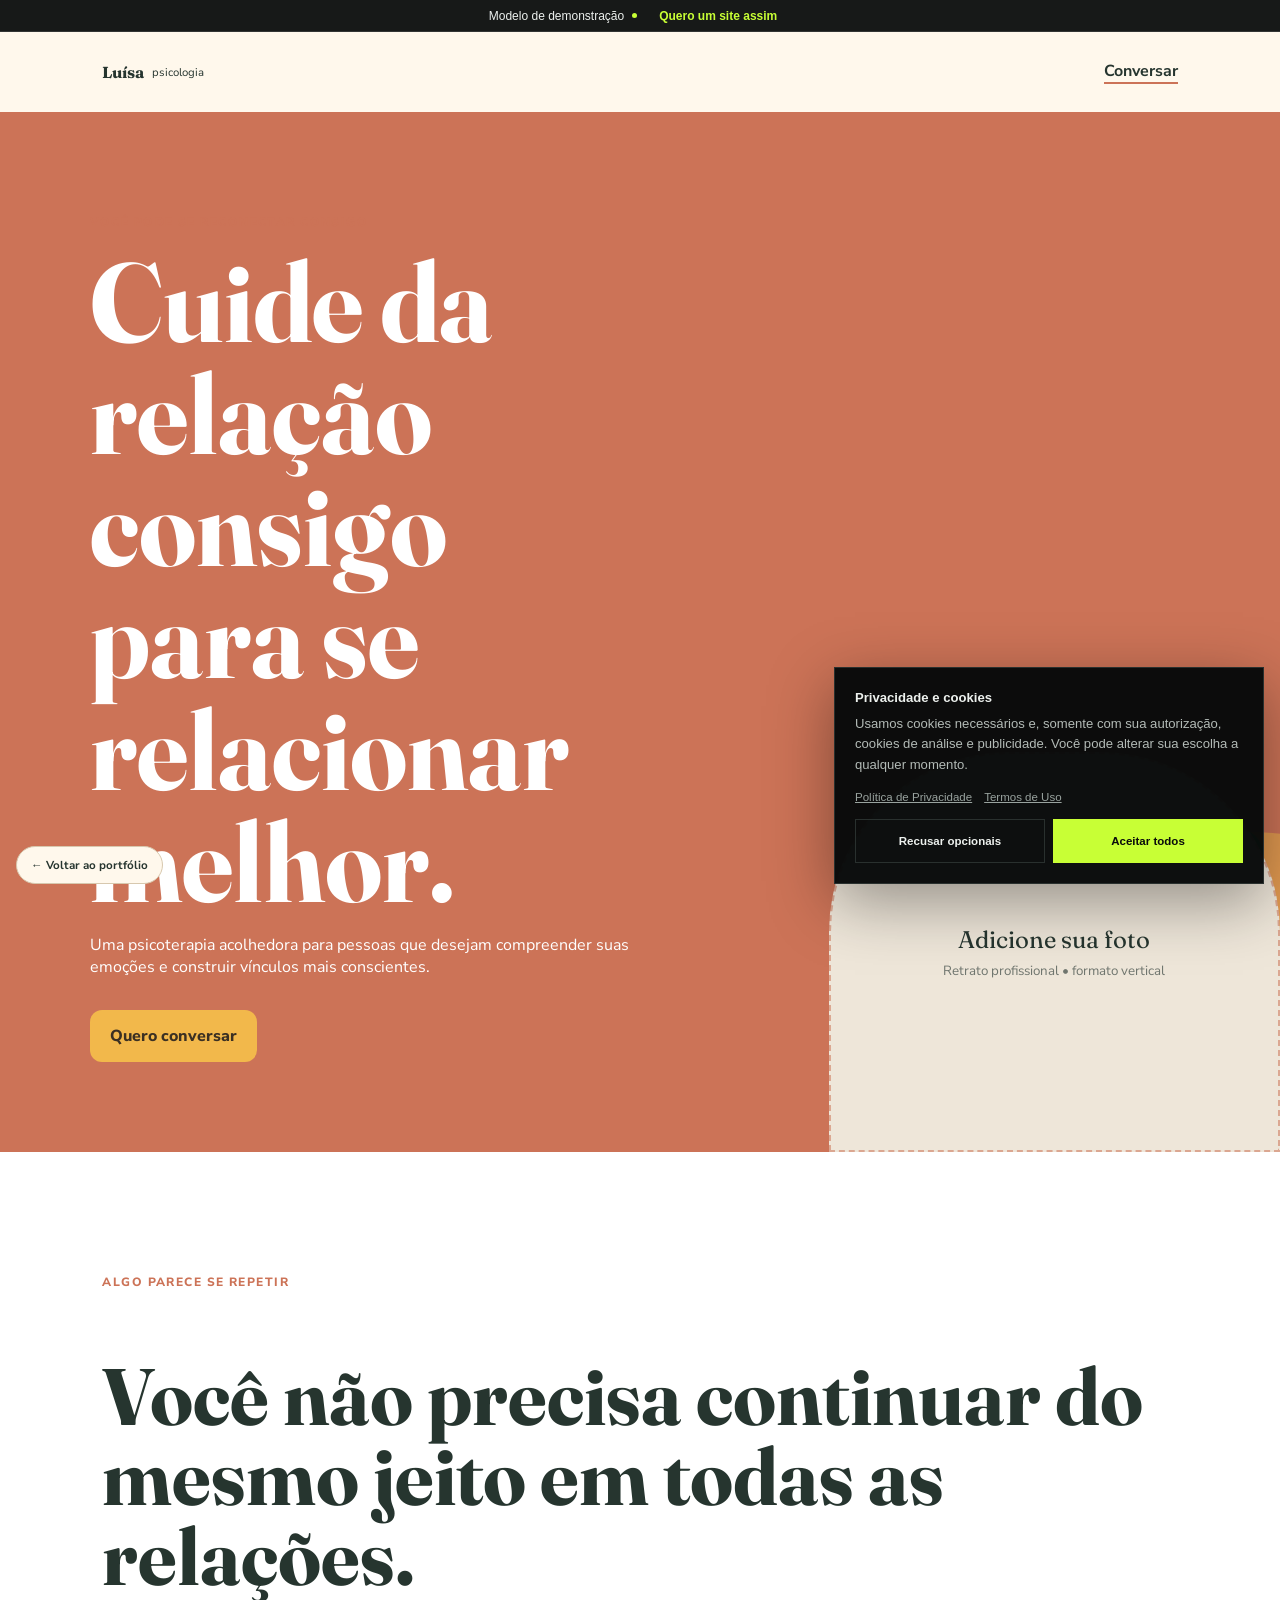
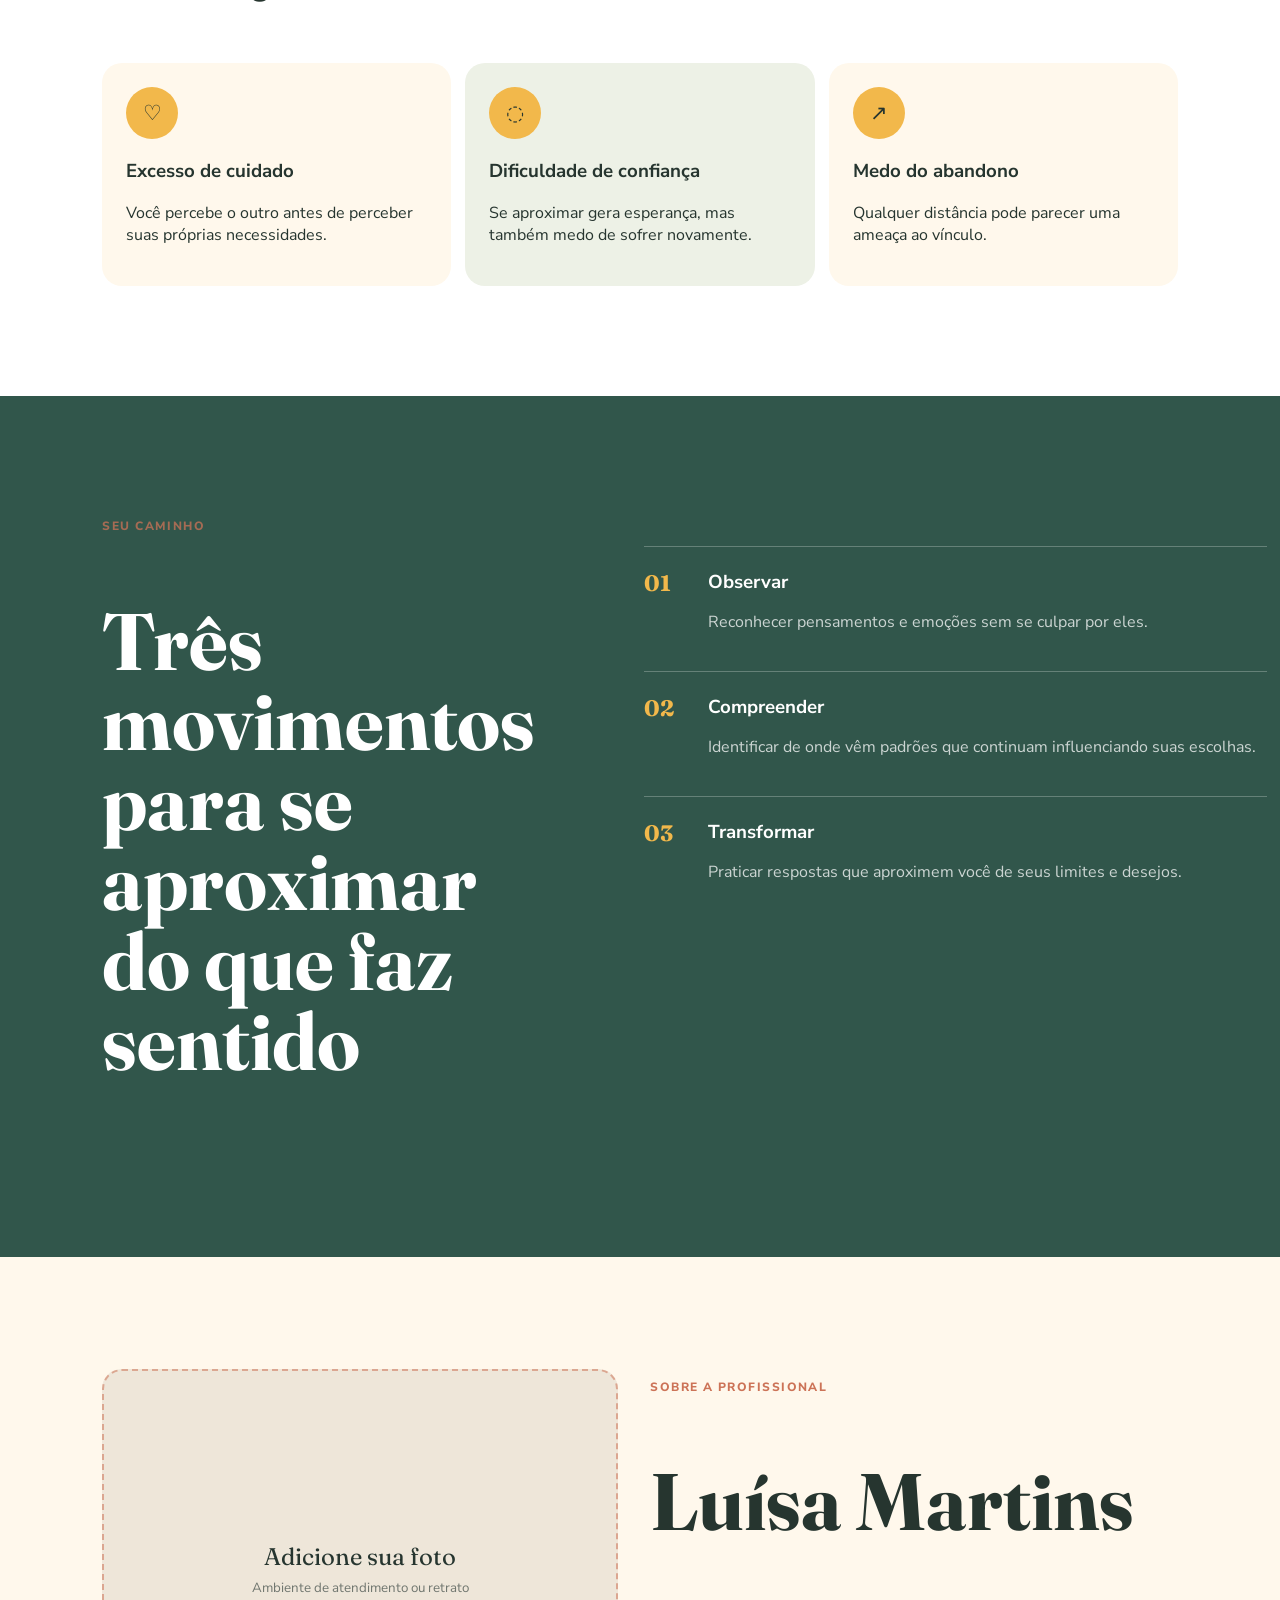
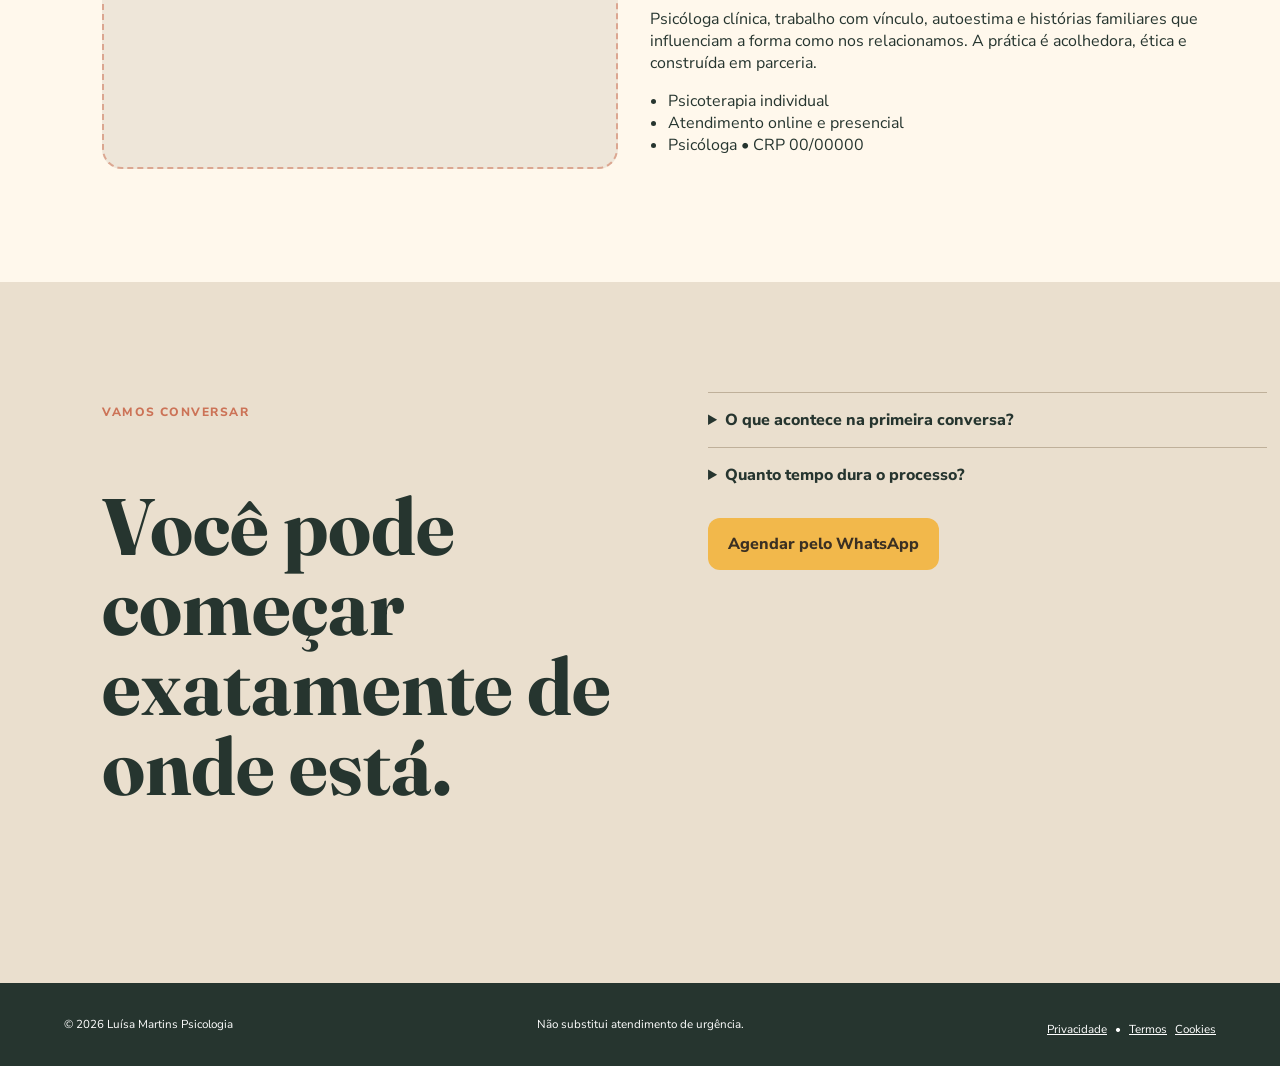
<file: templates/terapeuta-reconexao/index.html>
<!doctype html>
<html lang="pt-BR"><head><meta charset="UTF-8"><meta name="viewport" content="width=device-width,initial-scale=1"><title>Reconexão afetiva com psicologia</title><meta name="description" content="Psicoterapia para reconhecer padrões, fortalecer limites e reconstruir vínculos com mais presença."><meta property="og:title" content="Volte a se reconhecer"><meta property="og:type" content="website"><!-- Google Tag (gtag.js) aqui -->
<link rel="preconnect" href="https://fonts.googleapis.com"><link rel="preconnect" href="https://fonts.gstatic.com" crossorigin><link href="https://fonts.googleapis.com/css2?family=Fraunces:opsz,wght@9..144,500;9..144,700&family=Nunito+Sans:wght@400;600;700&display=swap" rel="stylesheet"><link rel="stylesheet" href="style.css"><link rel="stylesheet" href="../../assets/template-demo.css"><script src="../../assets/config.js" defer></script><script src="../../assets/template-demo.js" defer></script>
</head>
<body data-template="terapeuta-reconexao"><header><a href="#inicio"><strong>Luísa</strong><span>psicologia</span></a><a class="menu" href="#contato">Conversar</a></header>
<main><section class="hero" id="inicio"><div class="blob"></div><div class="hero__copy"><p class="tag">Você pode se reconectar consigo</p><h1>Cuide da relação consigo para se relacionar melhor.</h1><p>Uma psicoterapia acolhedora para pessoas que desejam compreender suas emoções e construir vínculos mais conscientes.</p><a class="btn" href="https://wa.me/5511987654321?text=Ol%C3%A1%2C%20gostaria%20de%20marcar%20uma%20conversa" target="_blank" rel="noopener">Quero conversar</a></div><div class="photo-placeholder photo-placeholder--hero" role="img" aria-label="Área reservada para uma fotografia profissional"><span>Adicione sua foto</span><small>Retrato profissional • formato vertical</small></div></section>
<section class="dor"><p class="tag">Algo parece se repetir</p><h2>Você não precisa continuar do mesmo jeito em todas as relações.</h2><div class="cards"><article><span>♡</span><h3>Excesso de cuidado</h3><p>Você percebe o outro antes de perceber suas próprias necessidades.</p></article><article><span>◌</span><h3>Dificuldade de confiança</h3><p>Se aproximar gera esperança, mas também medo de sofrer novamente.</p></article><article><span>↗</span><h3>Medo do abandono</h3><p>Qualquer distância pode parecer uma ameaça ao vínculo.</p></article></div></section>
<section class="caminho"><div class="caminho__titulo"><p class="tag">Seu caminho</p><h2>Três movimentos para se aproximar do que faz sentido</h2></div><ol><li><b>01</b><div><h3>Observar</h3><p>Reconhecer pensamentos e emoções sem se culpar por eles.</p></div></li><li><b>02</b><div><h3>Compreender</h3><p>Identificar de onde vêm padrões que continuam influenciando suas escolhas.</p></div></li><li><b>03</b><div><h3>Transformar</h3><p>Praticar respostas que aproximem você de seus limites e desejos.</p></div></li></ol></section>
<section class="sobre"><div class="photo-placeholder" role="img" aria-label="Área reservada para uma foto profissional"><span>Adicione sua foto</span><small>Ambiente de atendimento ou retrato</small></div><div><p class="tag">Sobre a profissional</p><h2>Luísa Martins</h2><p>Psicóloga clínica, trabalho com vínculo, autoestima e histórias familiares que influenciam a forma como nos relacionamos. A prática é acolhedora, ética e construída em parceria.</p><ul><li>Psicoterapia individual</li><li>Atendimento online e presencial</li><li>Psicóloga • CRP 00/00000</li></ul></div></section>
<section class="cta" id="contato"><div><p class="tag">Vamos conversar</p><h2>Você pode começar exatamente de onde está.</h2></div><div class="cta__box"><details><summary>O que acontece na primeira conversa?</summary><p>Conversamos sobre sua busca e como o atendimento pode ser organizado.</p></details><details><summary>Quanto tempo dura o processo?</summary><p>O tempo é definido em conjunto e varia conforme os objetivos de cada pessoa.</p></details><a class="btn" href="https://wa.me/5511987654321?text=Ol%C3%A1%2C%20gostaria%20de%20conversar%20sobre%20psicoterapia" target="_blank" rel="noopener">Agendar pelo WhatsApp</a></div></section></main>
<footer><p>© 2026 Luísa Martins Psicologia</p><p>Não substitui atendimento de urgência.</p></footer><a class="zap" href="https://wa.me/5511987654321" aria-label="WhatsApp">zap</a><a class="back-to-portfolio" href="../../index.html" aria-label="Voltar para a página principal do portfólio">← Voltar ao portfólio</a></body></html>
</file>
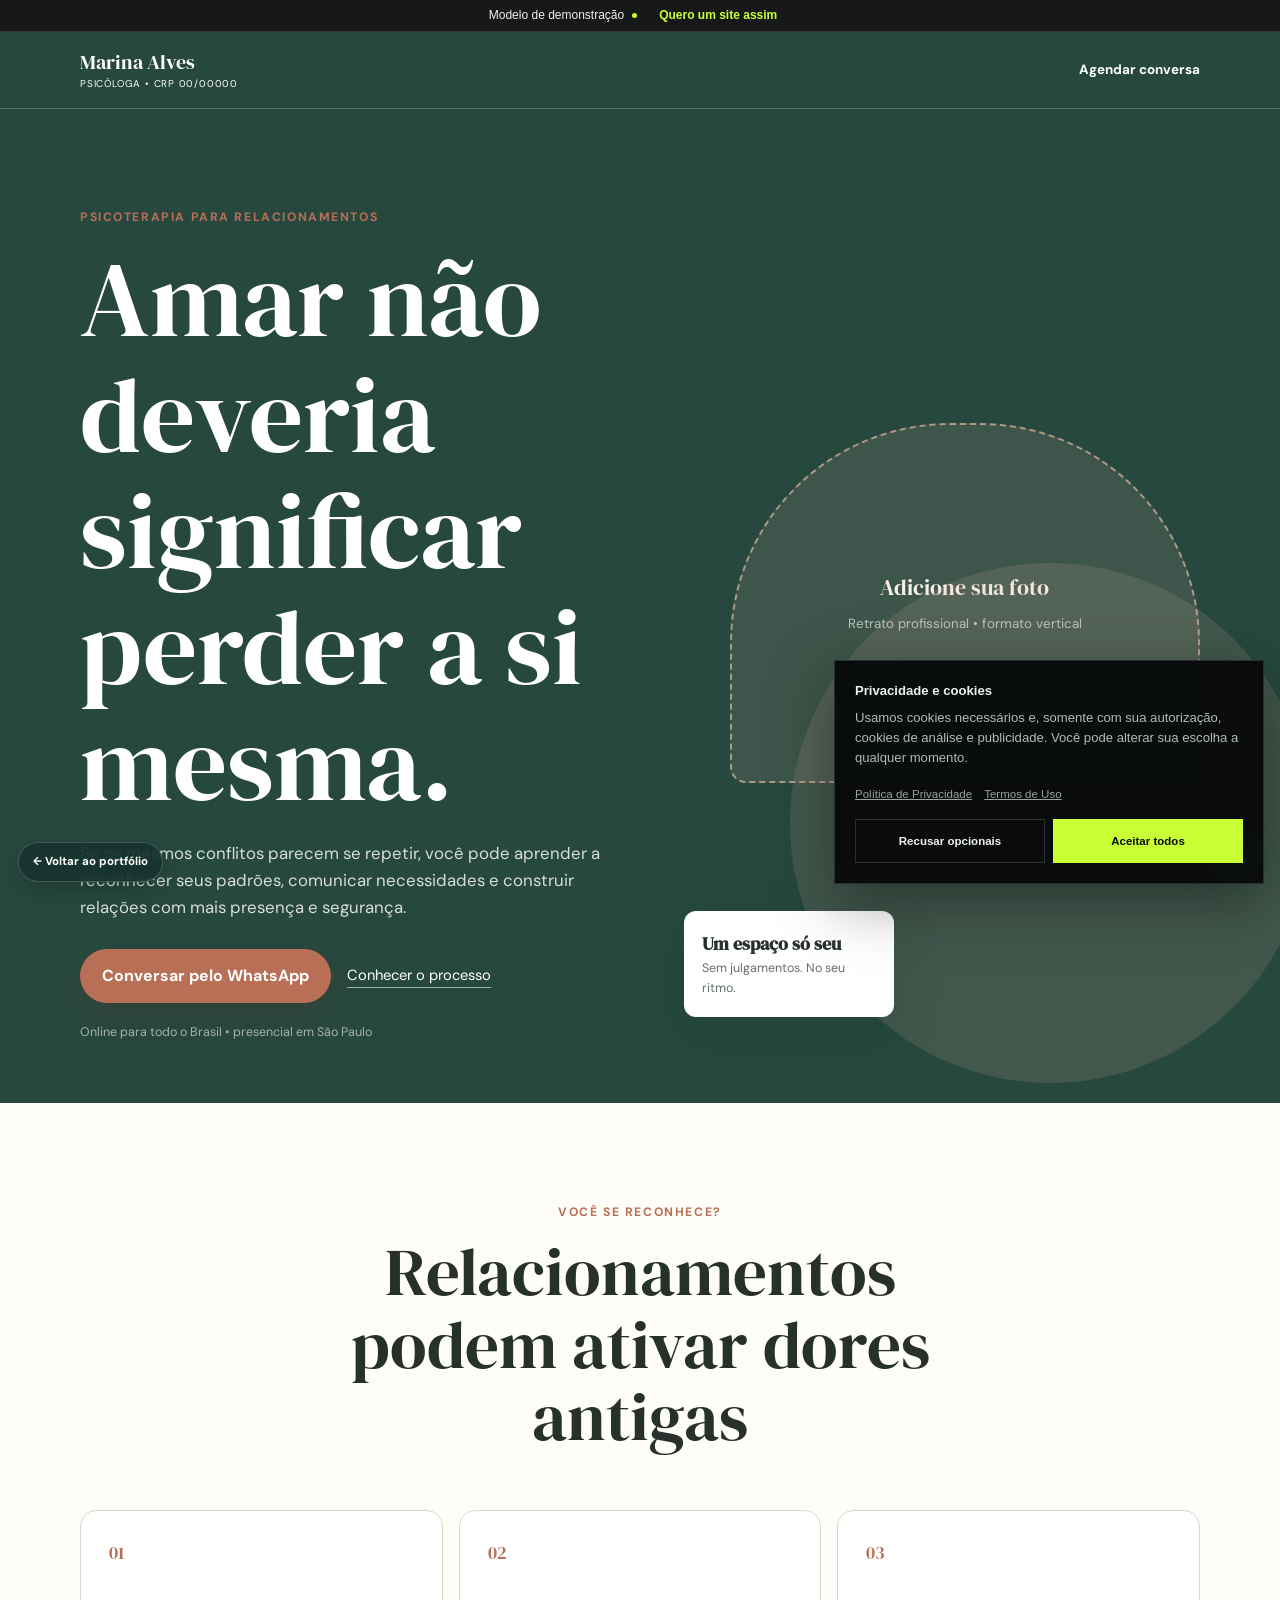
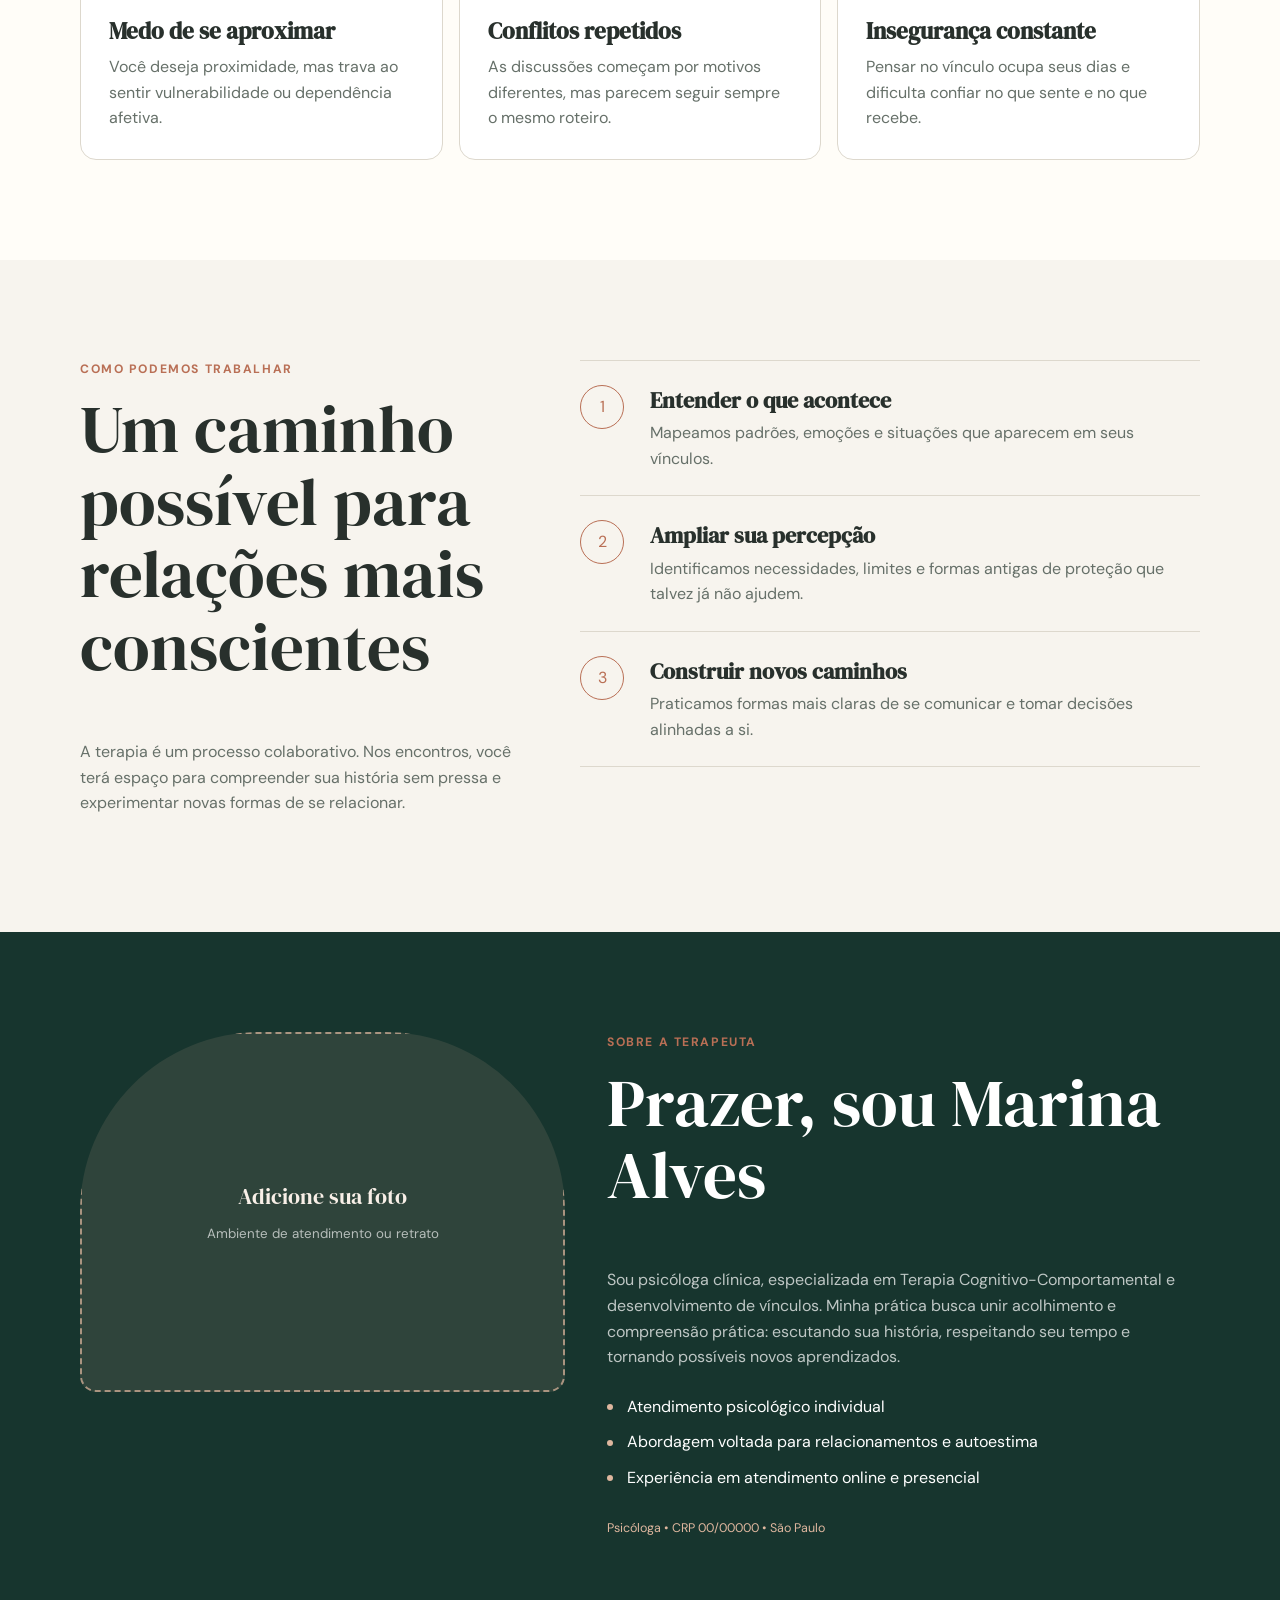
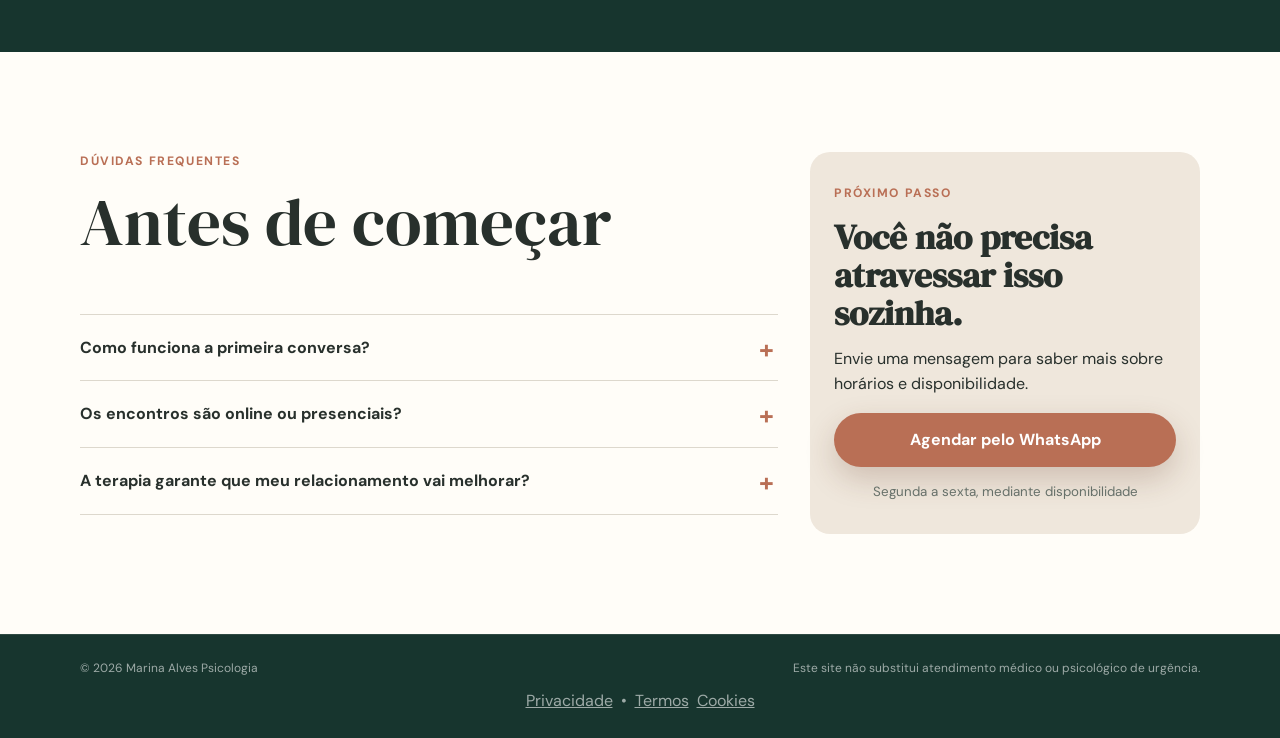
<file: templates/terapeuta-relacionamentos/index.html>
<!DOCTYPE html>
<html lang="pt-BR">
<head>
  <meta charset="UTF-8">
  <meta name="viewport" content="width=device-width, initial-scale=1.0">
  <title>Psicóloga de relacionamentos em São Paulo</title>
  <meta name="description" content="Acolhimento psicológico para compreender padrões nos relacionamentos e construir vínculos mais seguros. Atendimento online e presencial em São Paulo.">
  <link rel="canonical" href="https://seudominio.com.br/templates/terapeuta-relacionamentos/">

  <meta property="og:title" content="Relacione-se com mais segurança">
  <meta property="og:description" content="Um espaço acolhedor para compreender padrões e fortalecer seus relacionamentos.">
  <meta property="og:type" content="website">
  <meta property="og:image" content="https://images.unsplash.com/photo-1544005313-94ddf0286df2?auto=format&fit=crop&w=1200&q=80">
  <meta property="og:locale" content="pt_BR">

  <!-- Google Tag (gtag.js) aqui -->
  <link rel="preconnect" href="https://fonts.googleapis.com">
  <link rel="preconnect" href="https://fonts.gstatic.com" crossorigin>
  <link href="https://fonts.googleapis.com/css2?family=DM+Sans:wght@400;500;600;700&family=DM+Serif+Display&display=swap" rel="stylesheet">
  <link rel="stylesheet" href="style.css">
  <link rel="stylesheet" href="../../assets/template-demo.css">
  <script src="script.js" defer></script>
  <script src="../../assets/config.js" defer></script>
  <script src="../../assets/template-demo.js" defer></script>
</head>
<body data-template="terapeuta-relacionamentos">
  <a class="skip-link" href="#conteudo">Pular para o conteúdo</a>

  <header class="cabecalho">
    <div class="container cabecalho__conteudo">
      <a class="logo" href="#inicio" aria-label="Dra. Marina Alves - início">
        Marina Alves<span>Psicóloga • CRP 00/00000</span>
      </a>
      <a class="cabecalho__cta" href="#contato">Agendar conversa</a>
    </div>
  </header>

  <main id="conteudo">
    <!-- 1ª dobra: apresenta o problema e o principal convite para agir -->
    <section class="hero" id="inicio">
      <div class="container hero__conteudo">
        <div class="hero__texto">
          <p class="eyebrow">Psicoterapia para relacionamentos</p>
          <h1>Amar não deveria significar perder a si mesma.</h1>
          <p class="hero__descricao">Se os mesmos conflitos parecem se repetir, você pode aprender a reconhecer seus padrões, comunicar necessidades e construir relações com mais presença e segurança.</p>
          <div class="hero__acoes">
            <a class="btn btn--whatsapp" href="https://wa.me/5511987654321?text=Ol%C3%A1%2C%20gostaria%20de%20agendar%20uma%20conversa%20sobre%20psicoterapia" target="_blank" rel="noopener noreferrer" aria-label="Conversar no WhatsApp sobre psicoterapia">
              Conversar pelo WhatsApp
            </a>
            <a class="hero__link" href="#como-funciona">Conhecer o processo</a>
          </div>
          <p class="hero__aviso">Online para todo o Brasil • presencial em São Paulo</p>
        </div>

        <div class="hero__visual" aria-label="Espaço acolhedor de atendimento">
          <div class="hero__circulo"></div>
          <div class="photo-placeholder photo-placeholder--hero" role="img" aria-label="Área reservada para adicionar uma fotografia profissional">
            <span>Adicione sua foto</span>
            <small>Retrato profissional • formato vertical</small>
          </div>
          <div class="hero__card">
            <strong>Um espaço só seu</strong>
            <span>Sem julgamentos. No seu ritmo.</span>
          </div>
        </div>
      </div>
    </section>

    <!-- 2ª dobra: ajuda a pessoa a se identificar com a situação -->
    <section class="identificacao" aria-labelledby="identificacao-titulo">
      <div class="container">
        <div class="secao-cabecalho">
          <p class="eyebrow">Você se reconhece?</p>
          <h2 id="identificacao-titulo">Relacionamentos podem ativar dores antigas</h2>
        </div>
        <div class="identificacao__grid">
          <article class="identificacao__item">
            <span>01</span>
            <h3>Medo de se aproximar</h3>
            <p>Você deseja proximidade, mas trava ao sentir vulnerabilidade ou dependência afetiva.</p>
          </article>
          <article class="identificacao__item">
            <span>02</span>
            <h3>Conflitos repetidos</h3>
            <p>As discussões começam por motivos diferentes, mas parecem seguir sempre o mesmo roteiro.</p>
          </article>
          <article class="identificacao__item">
            <span>03</span>
            <h3>Insegurança constante</h3>
            <p>Pensar no vínculo ocupa seus dias e dificulta confiar no que sente e no que recebe.</p>
          </article>
        </div>
      </div>
    </section>

    <!-- 3ª dobra: explica o processo em três passos simples -->
    <section class="processo" id="como-funciona" aria-labelledby="processo-titulo">
      <div class="container processo__conteudo">
        <div class="processo__intro">
          <p class="eyebrow">Como podemos trabalhar</p>
          <h2 id="processo-titulo">Um caminho possível para relações mais conscientes</h2>
          <p>A terapia é um processo colaborativo. Nos encontros, você terá espaço para compreender sua história sem pressa e experimentar novas formas de se relacionar.</p>
        </div>
        <ol class="processo__lista">
          <li>
            <span>1</span>
            <div>
              <h3>Entender o que acontece</h3>
              <p>Mapeamos padrões, emoções e situações que aparecem em seus vínculos.</p>
            </div>
          </li>
          <li>
            <span>2</span>
            <div>
              <h3>Ampliar sua percepção</h3>
              <p>Identificamos necessidades, limites e formas antigas de proteção que talvez já não ajudem.</p>
            </div>
          </li>
          <li>
            <span>3</span>
            <div>
              <h3>Construir novos caminhos</h3>
              <p>Praticamos formas mais claras de se comunicar e tomar decisões alinhadas a si.</p>
            </div>
          </li>
        </ol>
      </div>
    </section>

    <!-- 4ª dobra: transmite autoridade pela história profissional -->
    <section class="autoria" aria-labelledby="autoria-titulo">
      <div class="container autoria__conteudo">
        <div class="autoria__foto">
          <div class="photo-placeholder" role="img" aria-label="Área reservada para adicionar uma fotografia profissional">
            <span>Adicione sua foto</span>
            <small>Ambiente de atendimento ou retrato</small>
          </div>
        </div>
        <div class="autoria__texto">
          <p class="eyebrow">Sobre a terapeuta</p>
          <h2 id="autoria-titulo">Prazer, sou Marina Alves</h2>
          <p>Sou psicóloga clínica, especializada em Terapia Cognitivo-Comportamental e desenvolvimento de vínculos. Minha prática busca unir acolhimento e compreensão prática: escutando sua história, respeitando seu tempo e tornando possíveis novos aprendizados.</p>
          <ul>
            <li>Atendimento psicológico individual</li>
            <li>Abordagem voltada para relacionamentos e autoestima</li>
            <li>Experiência em atendimento online e presencial</li>
          </ul>
          <p class="autoria__crp">Psicóloga • CRP 00/00000 • São Paulo</p>
        </div>
      </div>
    </section>

    <!-- 5ª dobra: tira dúvidas e repete o CTA final -->
    <section class="faq" id="contato" aria-labelledby="faq-titulo">
      <div class="container faq__conteudo">
        <div class="faq__coluna">
          <p class="eyebrow">Dúvidas frequentes</p>
          <h2 id="faq-titulo">Antes de começar</h2>
          <details>
            <summary>Como funciona a primeira conversa?</summary>
            <p>É um encontro inicial para você contar o que espera da terapia e conhecer a forma de trabalho. Nessa conversa, podemos verificar se o atendimento faz sentido para seu momento.</p>
          </details>
          <details>
            <summary>Os encontros são online ou presenciais?</summary>
            <p>Ofereço atendimento presencial em São Paulo e online para pessoas que estejam em território brasileiro, conforme a regulamentação profissional vigente.</p>
          </details>
          <details>
            <summary>A terapia garante que meu relacionamento vai melhorar?</summary>
            <p>Não há garantia de resultado. O trabalho favorece autoconhecimento e recursos para lidar com escolhas e vínculos. Os resultados dependem de cada processo e contexto.</p>
          </details>
        </div>

        <aside class="faq__cta" aria-label="Convite para iniciar a terapia">
          <p class="eyebrow">Próximo passo</p>
          <h3>Você não precisa atravessar isso sozinha.</h3>
          <p>Envie uma mensagem para saber mais sobre horários e disponibilidade.</p>
          <a class="btn btn--whatsapp" href="https://wa.me/5511987654321?text=Ol%C3%A1%2C%20gostaria%20de%20saber%20mais%20sobre%20os%20atendimentos" target="_blank" rel="noopener noreferrer">
            Agendar pelo WhatsApp
          </a>
          <small>Segunda a sexta, mediante disponibilidade</small>
        </aside>
      </div>
    </section>

    <a class="back-to-portfolio" href="../../index.html" aria-label="Voltar para a página principal do portfólio">← Voltar ao portfólio</a>
  </main>

  <footer class="rodape">
    <div class="container rodape__conteudo">
      <p>© <span id="ano">2026</span> Marina Alves Psicologia</p>
      <p>Este site não substitui atendimento médico ou psicológico de urgência.</p>
    </div>
  </footer>

  <a class="whatsapp-flutuante" href="https://wa.me/5511987654321?text=Ol%C3%A1%2C%20gostaria%20de%20conversar%20sobre%20psicoterapia" target="_blank" rel="noopener noreferrer" aria-label="Iniciar conversa no WhatsApp">
    <svg viewBox="0 0 24 24" aria-hidden="true"><path d="M20.52 3.48A11.82 11.82 0 0 0 12.06 0C5.53 0 .22 5.31.22 11.84c0 2.09.55 4.13 1.58 5.93L.1 24l6.39-1.67a11.8 11.8 0 0 0 5.56 1.42h.01c6.53 0 11.84-5.31 11.84-11.84 0-3.16-1.23-6.13-3.38-8.43Zm-8.46 18.2h-.01a9.84 9.84 0 0 1-5.01-1.37l-.36-.21-3.79.99 1.01-3.69-.23-.38a9.78 9.78 0 0 1-1.5-5.18 9.86 9.86 0 0 1 9.89-9.86c2.64 0 5.12 1.03 6.98 2.9a9.81 9.81 0 0 1 2.89 6.98 9.87 9.87 0 0 1-9.87 9.82Zm5.41-7.38c-.3-.15-1.76-.87-2.03-.97-.27-.1-.47-.15-.67.15-.2.3-.77.97-.94 1.17-.17.2-.35.22-.64.07-.3-.15-1.25-.46-2.38-1.47a8.88 8.88 0 0 1-1.64-2.04c-.17-.3-.02-.46.13-.61.13-.13.3-.35.44-.52.15-.17.2-.3.3-.5.1-.2.05-.37-.02-.52-.08-.15-.67-1.61-.92-2.21-.24-.58-.49-.5-.67-.51h-.57c-.2 0-.52.07-.79.37-.27.3-1.04 1.02-1.04 2.48s1.07 2.88 1.22 3.08c.15.2 2.1 3.21 5.09 4.5.71.31 1.27.49 1.7.63.71.23 1.36.19 1.87.12.57-.09 1.76-.72 2.01-1.42.25-.7.25-1.29.17-1.42-.07-.12-.27-.2-.57-.35Z"/></svg>
  </a>
</body>
</html>
</file>
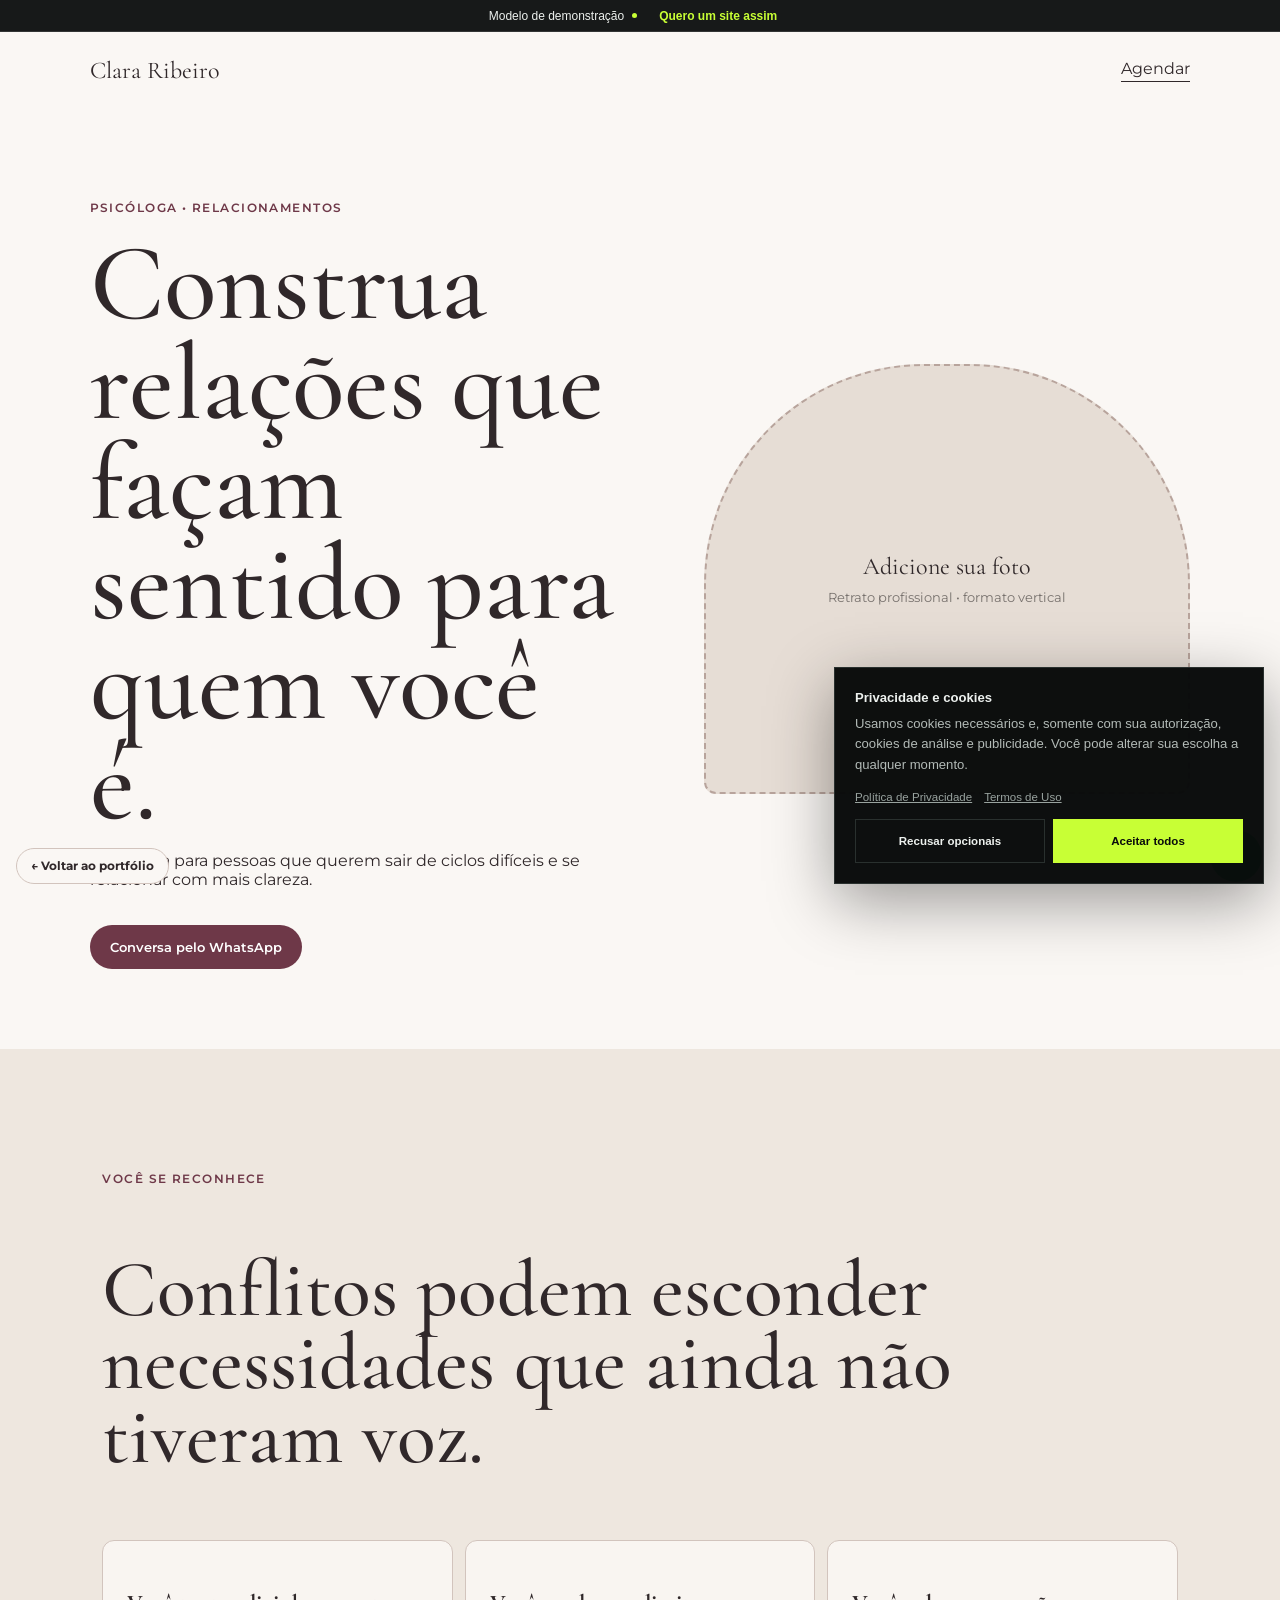
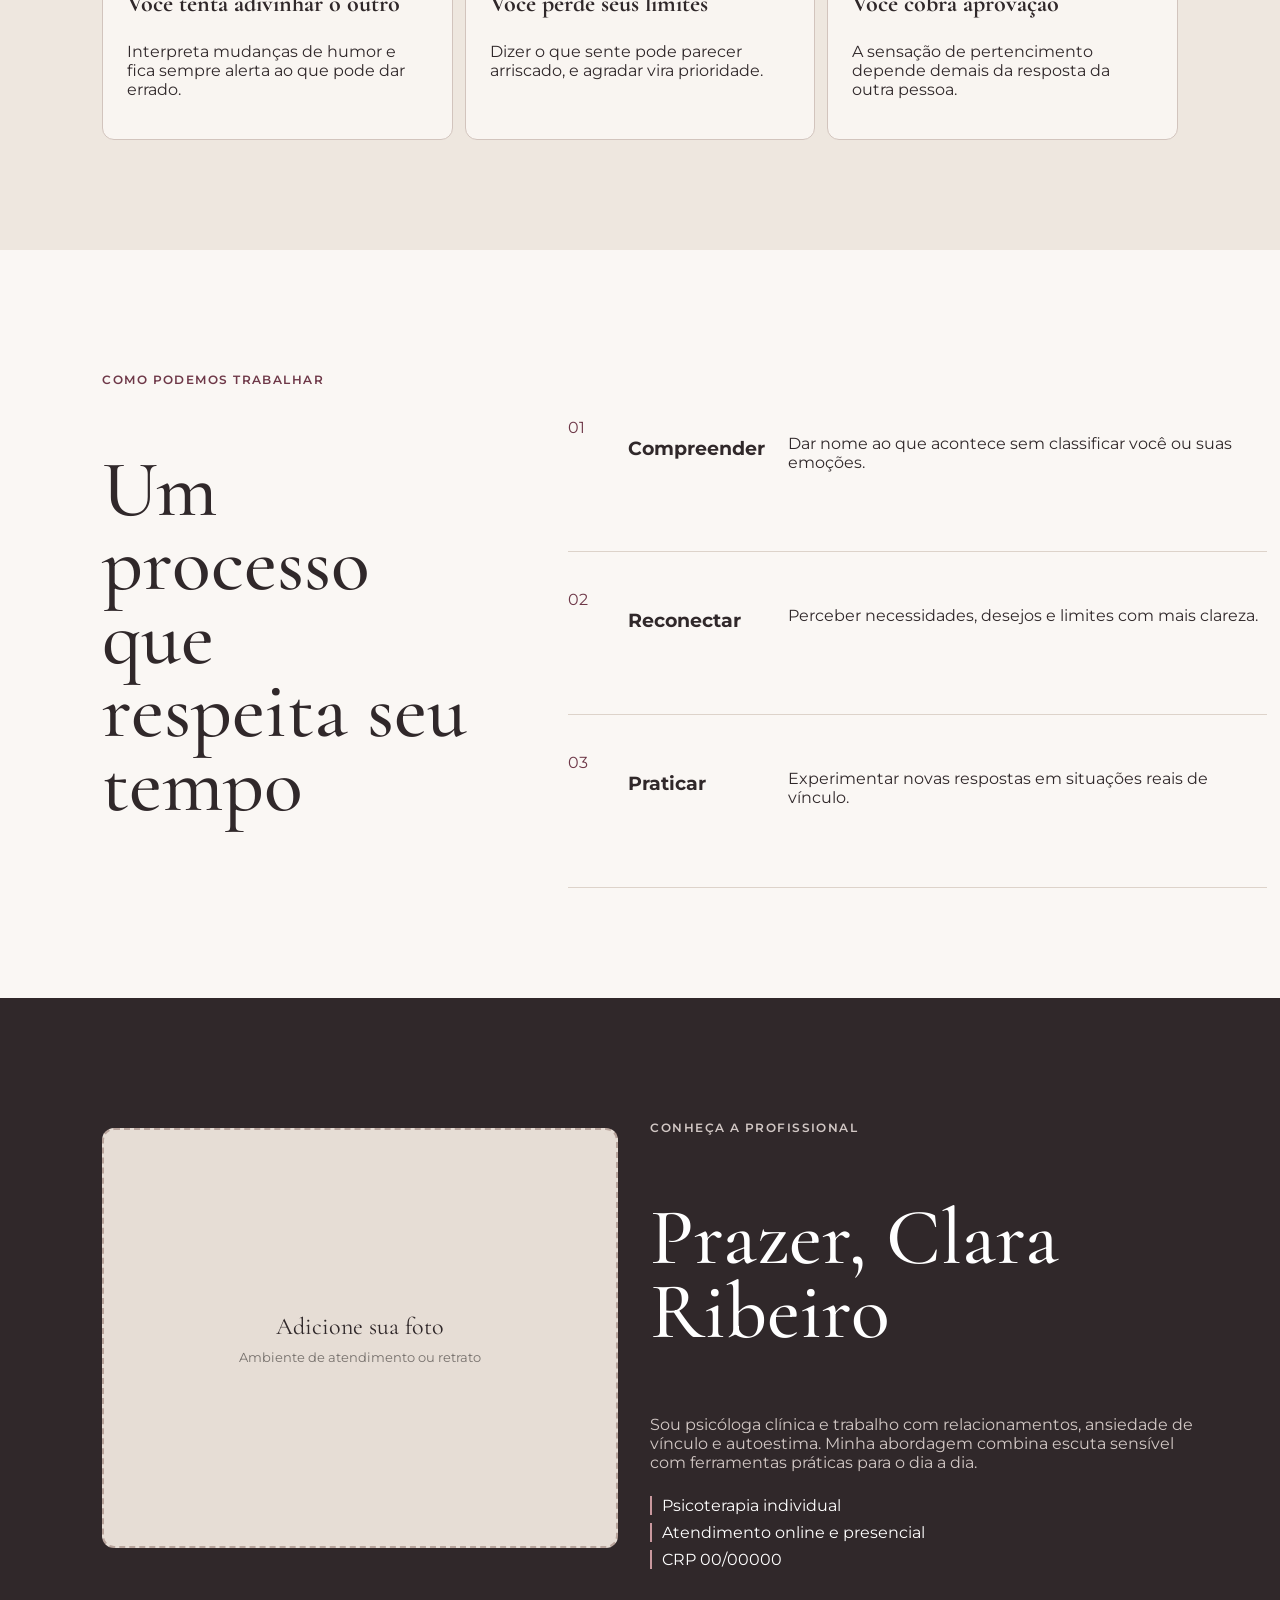
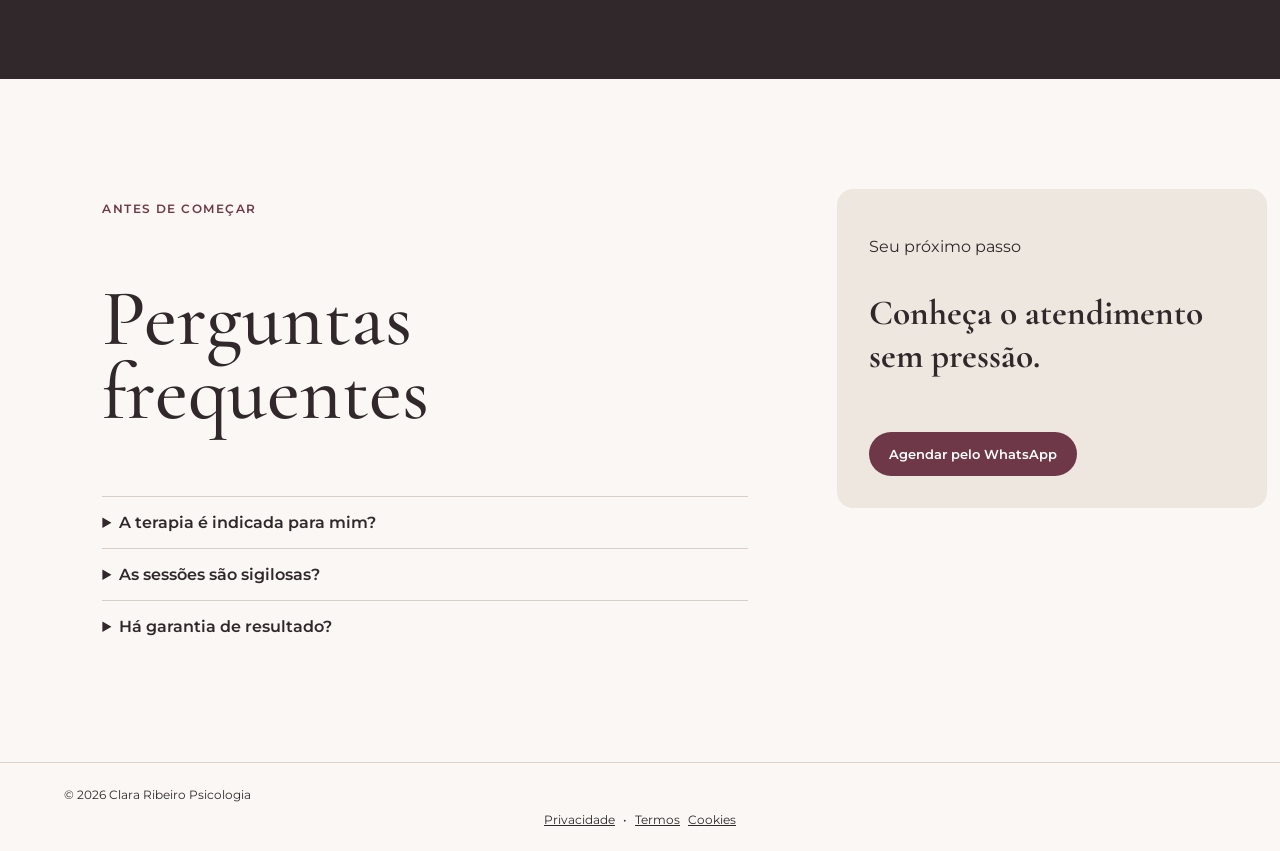
<file: templates/terapia-relacoes-elegante/index.html>
<!doctype html>
<html lang="pt-BR"><head><meta charset="UTF-8"><meta name="viewport" content="width=device-width,initial-scale=1">
<title>Terapia de relacionamento em São Paulo</title><meta name="description" content="Psicoterapia individual para conflitos, autoestima e construção de vínculos mais seguros."><meta property="og:title" content="Terapia para relações"><meta property="og:type" content="website"><!-- Google Tag (gtag.js) aqui -->
<link rel="preconnect" href="https://fonts.googleapis.com"><link rel="preconnect" href="https://fonts.gstatic.com" crossorigin><link href="https://fonts.googleapis.com/css2?family=Cormorant+Garamond:wght@500;600&family=Montserrat:wght@400;600&display=swap" rel="stylesheet"><link rel="stylesheet" href="style.css"><link rel="stylesheet" href="../../assets/template-demo.css"><script src="../../assets/config.js" defer></script><script src="../../assets/template-demo.js" defer></script>
</head>
<body data-template="terapia-relacoes-elegante"><header><a class="logo" href="#inicio">Clara Ribeiro</a><a class="header-link" href="#contato">Agendar</a></header>
<main><section class="hero" id="inicio"><div class="hero__copy"><p>Psicóloga • relacionamentos</p><h1>Construa relações que façam sentido para quem você é.</h1><p>Terapeuta para pessoas que querem sair de ciclos difíceis e se relacionar com mais clareza.</p><a href="https://wa.me/5511987654321?text=Ol%C3%A1%2C%20gostaria%20de%20conhecer%20os%20atendimentos" target="_blank" rel="noopener">Conversa pelo WhatsApp</a></div><div class="hero__foto"><div class="photo-placeholder photo-placeholder--hero" role="img" aria-label="Área reservada para uma fotografia profissional"><span>Adicione sua foto</span><small>Retrato profissional • formato vertical</small></div></div></section>
<section class="reconhecer"><p class="etiqueta">Você se reconhece</p><h2>Conflitos podem esconder necessidades que ainda não tiveram voz.</h2><div><article><h3>Você tenta adivinhar o outro</h3><p>Interpreta mudanças de humor e fica sempre alerta ao que pode dar errado.</p></article><article><h3>Você perde seus limites</h3><p>Dizer o que sente pode parecer arriscado, e agradar vira prioridade.</p></article><article><h3>Você cobra aprovação</h3><p>A sensação de pertencimento depende demais da resposta da outra pessoa.</p></article></div></section>
<section class="passos"><div><p class="etiqueta">Como podemos trabalhar</p><h2>Um processo que respeita seu tempo</h2></div><ol><li><span>01</span><h3>Compreender</h3><p>Dar nome ao que acontece sem classificar você ou suas emoções.</p></li><li><span>02</span><h3>Reconectar</h3><p>Perceber necessidades, desejos e limites com mais clareza.</p></li><li><span>03</span><h3>Praticar</h3><p>Experimentar novas respostas em situações reais de vínculo.</p></li></ol></section>
<section class="sobre" id="sobre"><div class="photo-placeholder" role="img" aria-label="Área reservada para uma foto profissional"><span>Adicione sua foto</span><small>Ambiente de atendimento ou retrato</small></div><div><p class="etiqueta">Conheça a profissional</p><h2>Prazer, Clara Ribeiro</h2><p>Sou psicóloga clínica e trabalho com relacionamentos, ansiedade de vínculo e autoestima. Minha abordagem combina escuta sensível com ferramentas práticas para o dia a dia.</p><div class="credenciais"><span>Psicoterapia individual</span><span>Atendimento online e presencial</span><span>CRP 00/00000</span></div></div></section>
<section class="faq" id="contato"><div><p class="etiqueta">Antes de começar</p><h2>Perguntas frequentes</h2><details><summary>A terapia é indicada para mim?</summary><p>Se você deseja compreender padrões emocionais e vínculos, podemos avaliar isso em uma conversa inicial.</p></details><details><summary>As sessões são sigilosas?</summary><p>Sim. O sigilo é um princípio essencial da prática profissional.</p></details><details><summary>Há garantia de resultado?</summary><p>Não. A terapia oferece um processo de desenvolvimento individual, sem promessas garantidas.</p></details></div><aside><p>Seu próximo passo</p><h3>Conheça o atendimento sem pressão.</h3><a href="https://wa.me/5511987654321?text=Ol%C3%A1%2C%20gostaria%20de%20agendar%20uma%20conversa%20inicial" target="_blank" rel="noopener">Agendar pelo WhatsApp</a></aside></section></main>
<footer>© 2026 Clara Ribeiro Psicologia</footer><a class="zap" href="https://wa.me/5511987654321" aria-label="WhatsApp">●</a><a class="back-to-portfolio" href="../../index.html" aria-label="Voltar para a página principal do portfólio">← Voltar ao portfólio</a></body></html>
</file>
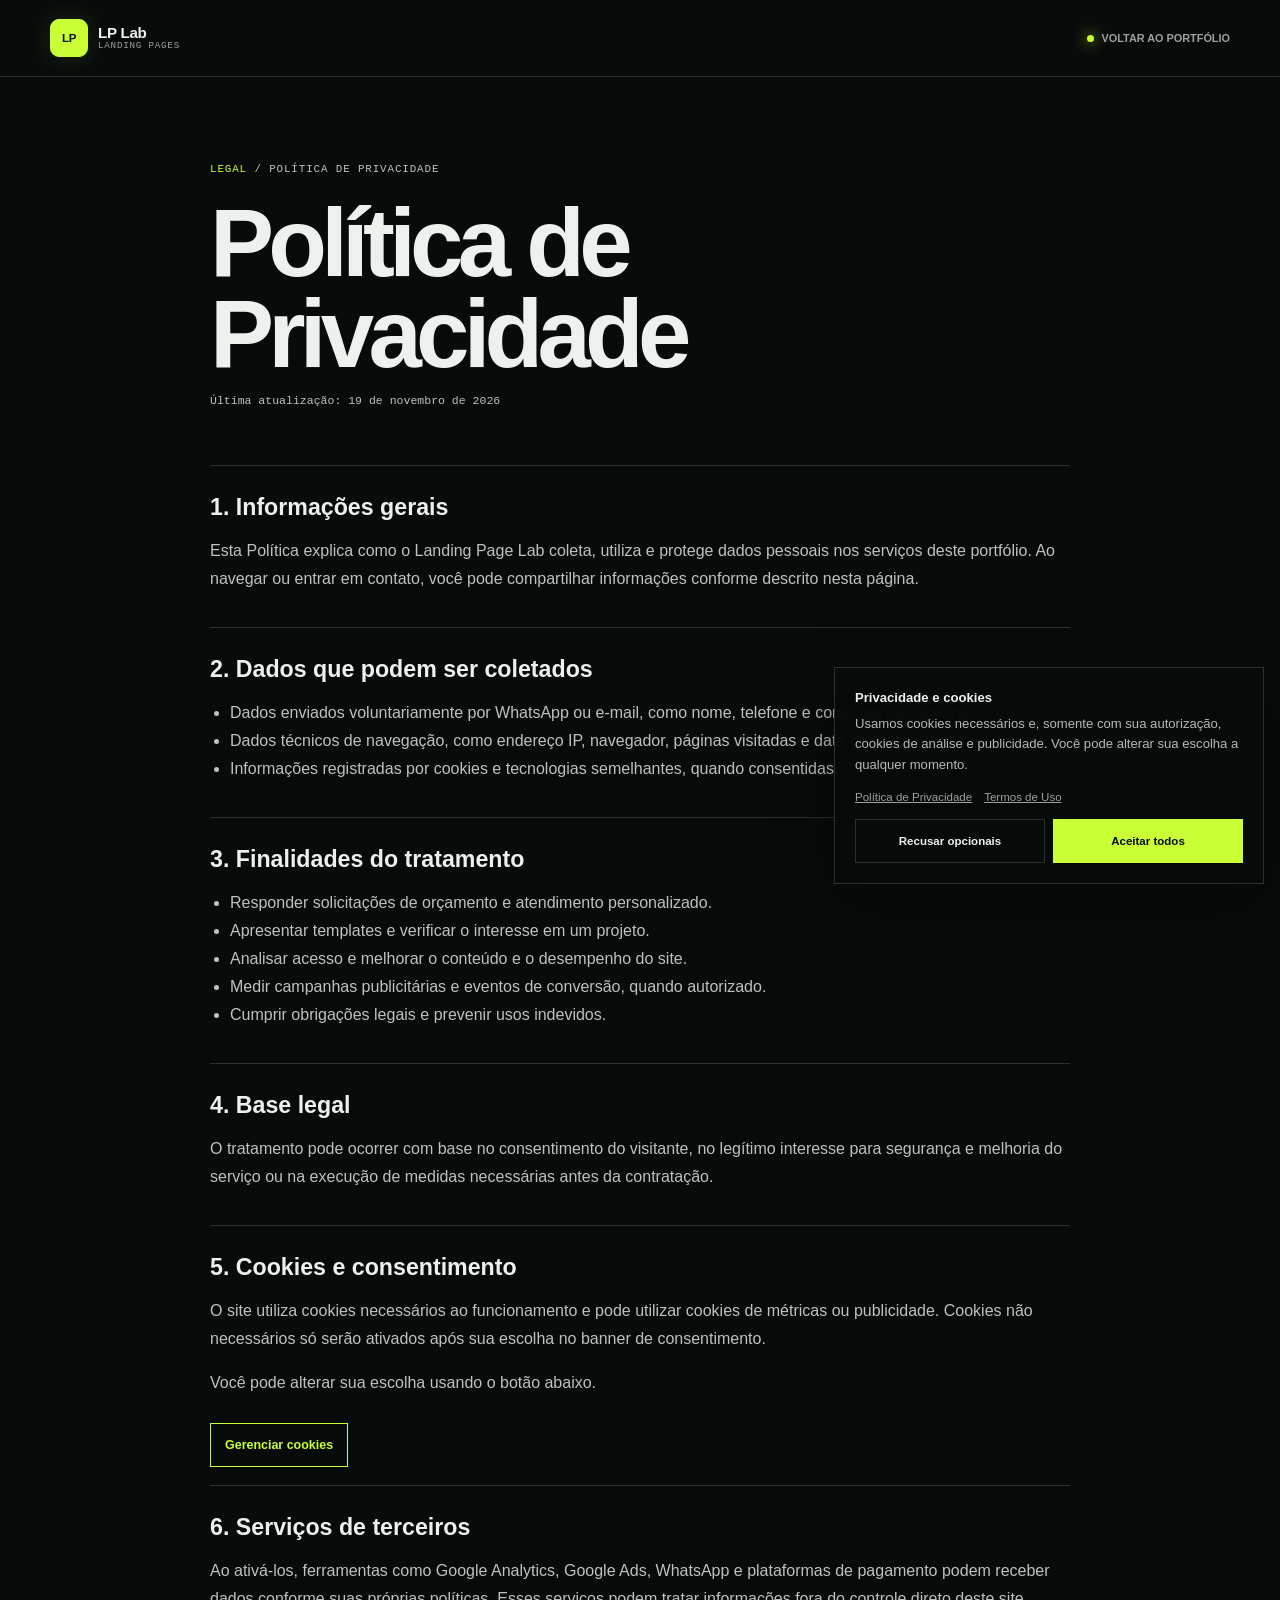
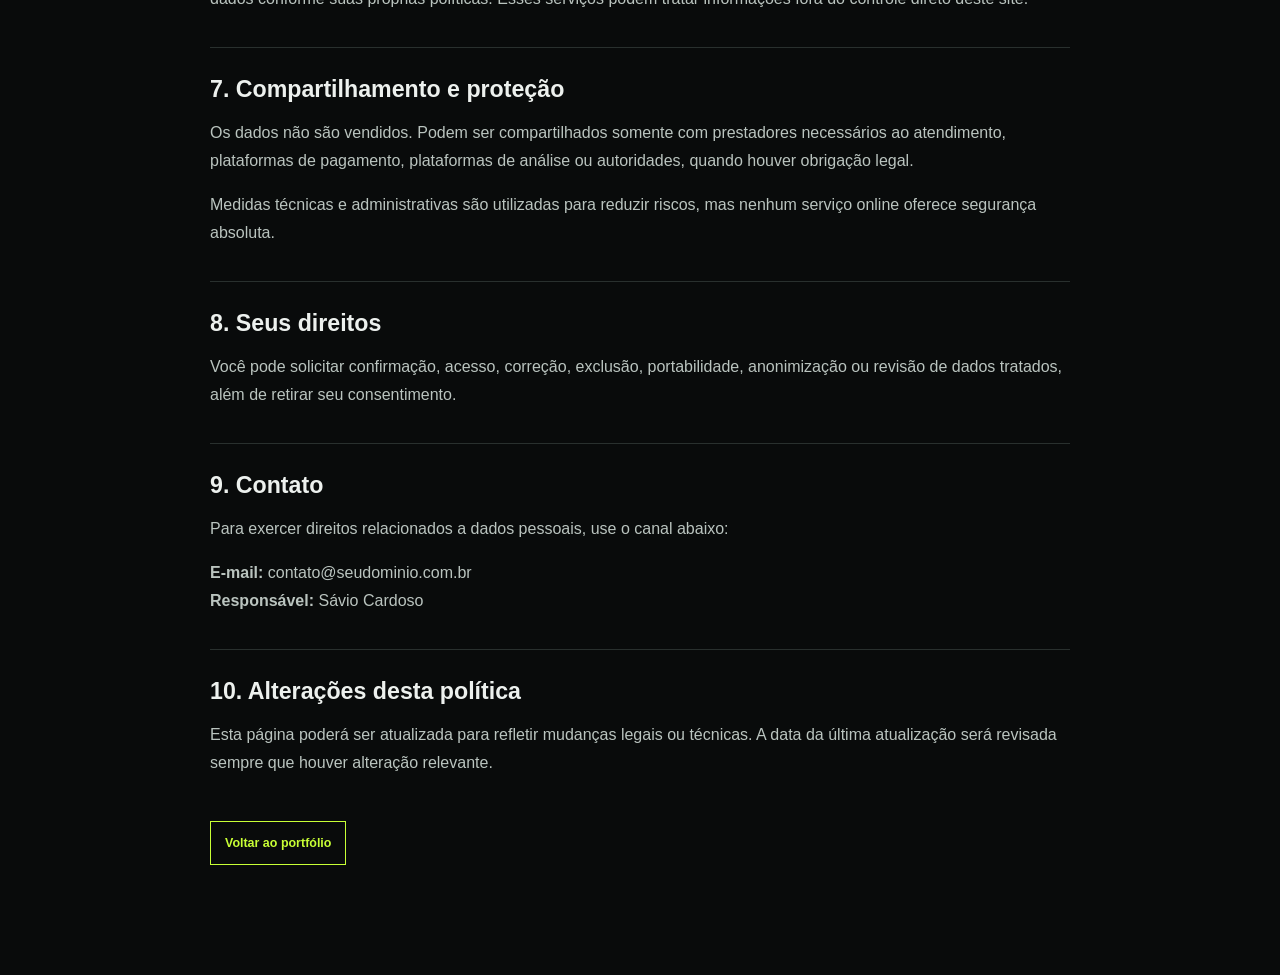
<file: privacidade.html>
<!DOCTYPE html>
<html lang="pt-BR">
<head>
  <meta charset="UTF-8">
  <meta name="viewport" content="width=device-width, initial-scale=1.0">
  <title>Política de Privacidade | LP Lab</title>
  <meta name="description" content="Saiba como o Landing Page Lab trata dados pessoais, cookies e informações de navegação.">
  <meta name="robots" content="index,follow">
  <link rel="stylesheet" href="assets/style.css">
  <link rel="stylesheet" href="assets/legal.css">
  <link rel="stylesheet" href="assets/cookie-consent.css">
  <link rel="icon" href="assets/favicon.svg" type="image/svg+xml">
  <script src="assets/config.js" defer></script>
  <script src="assets/cookie-consent.js" defer></script>
</head>
<body>
  <header class="topbar">
    <div class="container topbar__conteudo">
      <a class="brand" href="index.html" aria-label="LP Lab — início"><span class="brand__mark">LP</span><span class="brand__name"><strong>LP Lab</strong><small>Landing pages</small></span></a>
      <a class="topbar__status" href="index.html"><span></span> Voltar ao portfólio</a>
    </div>
  </header>

  <main class="legal-page">
    <div class="container legal-page__conteudo">
      <p class="terminal"><span>LEGAL</span> / POLÍTICA DE PRIVACIDADE</p>
      <h1>Política de Privacidade</h1>
      <p class="legal-page__updated">Última atualização: 19 de novembro de 2026</p>

      <section>
        <h2>1. Informações gerais</h2>
        <p>Esta Política explica como o Landing Page Lab coleta, utiliza e protege dados pessoais nos serviços deste portfólio. Ao navegar ou entrar em contato, você pode compartilhar informações conforme descrito nesta página.</p>
      </section>

      <section>
        <h2>2. Dados que podem ser coletados</h2>
        <ul>
          <li>Dados enviados voluntariamente por WhatsApp ou e-mail, como nome, telefone e conteúdo da conversa.</li>
          <li>Dados técnicos de navegação, como endereço IP, navegador, páginas visitadas e data da visita.</li>
          <li>Informações registradas por cookies e tecnologias semelhantes, quando consentidas.</li>
        </ul>
      </section>

      <section>
        <h2>3. Finalidades do tratamento</h2>
        <ul>
          <li>Responder solicitações de orçamento e atendimento personalizado.</li>
          <li>Apresentar templates e verificar o interesse em um projeto.</li>
          <li>Analisar acesso e melhorar o conteúdo e o desempenho do site.</li>
          <li>Medir campanhas publicitárias e eventos de conversão, quando autorizado.</li>
          <li>Cumprir obrigações legais e prevenir usos indevidos.</li>
        </ul>
      </section>

      <section>
        <h2>4. Base legal</h2>
        <p>O tratamento pode ocorrer com base no consentimento do visitante, no legítimo interesse para segurança e melhoria do serviço ou na execução de medidas necessárias antes da contratação.</p>
      </section>

      <section>
        <h2>5. Cookies e consentimento</h2>
        <p>O site utiliza cookies necessários ao funcionamento e pode utilizar cookies de métricas ou publicidade. Cookies não necessários só serão ativados após sua escolha no banner de consentimento.</p>
        <p>Você pode alterar sua escolha usando o botão abaixo.</p>
        <button class="legal-button" type="button" data-open-cookie-settings>Gerenciar cookies</button>
      </section>

      <section>
        <h2>6. Serviços de terceiros</h2>
        <p>Ao ativá-los, ferramentas como Google Analytics, Google Ads, WhatsApp e plataformas de pagamento podem receber dados conforme suas próprias políticas. Esses serviços podem tratar informações fora do controle direto deste site.</p>
      </section>

      <section>
        <h2>7. Compartilhamento e proteção</h2>
        <p>Os dados não são vendidos. Podem ser compartilhados somente com prestadores necessários ao atendimento, plataformas de pagamento, plataformas de análise ou autoridades, quando houver obrigação legal.</p>
        <p>Medidas técnicas e administrativas são utilizadas para reduzir riscos, mas nenhum serviço online oferece segurança absoluta.</p>
      </section>

      <section>
        <h2>8. Seus direitos</h2>
        <p>Você pode solicitar confirmação, acesso, correção, exclusão, portabilidade, anonimização ou revisão de dados tratados, além de retirar seu consentimento.</p>
      </section>

      <section>
        <h2>9. Contato</h2>
        <p>Para exercer direitos relacionados a dados pessoais, use o canal abaixo:</p>
        <p><strong>E-mail:</strong> contato@seudominio.com.br<br><strong>Responsável:</strong> Sávio Cardoso</p>
      </section>

      <section>
        <h2>10. Alterações desta política</h2>
        <p>Esta página poderá ser atualizada para refletir mudanças legais ou técnicas. A data da última atualização será revisada sempre que houver alteração relevante.</p>
      </section>

      <a class="legal-button" href="index.html">Voltar ao portfólio</a>
    </div>
  </main>
</body>
</html>
</file>
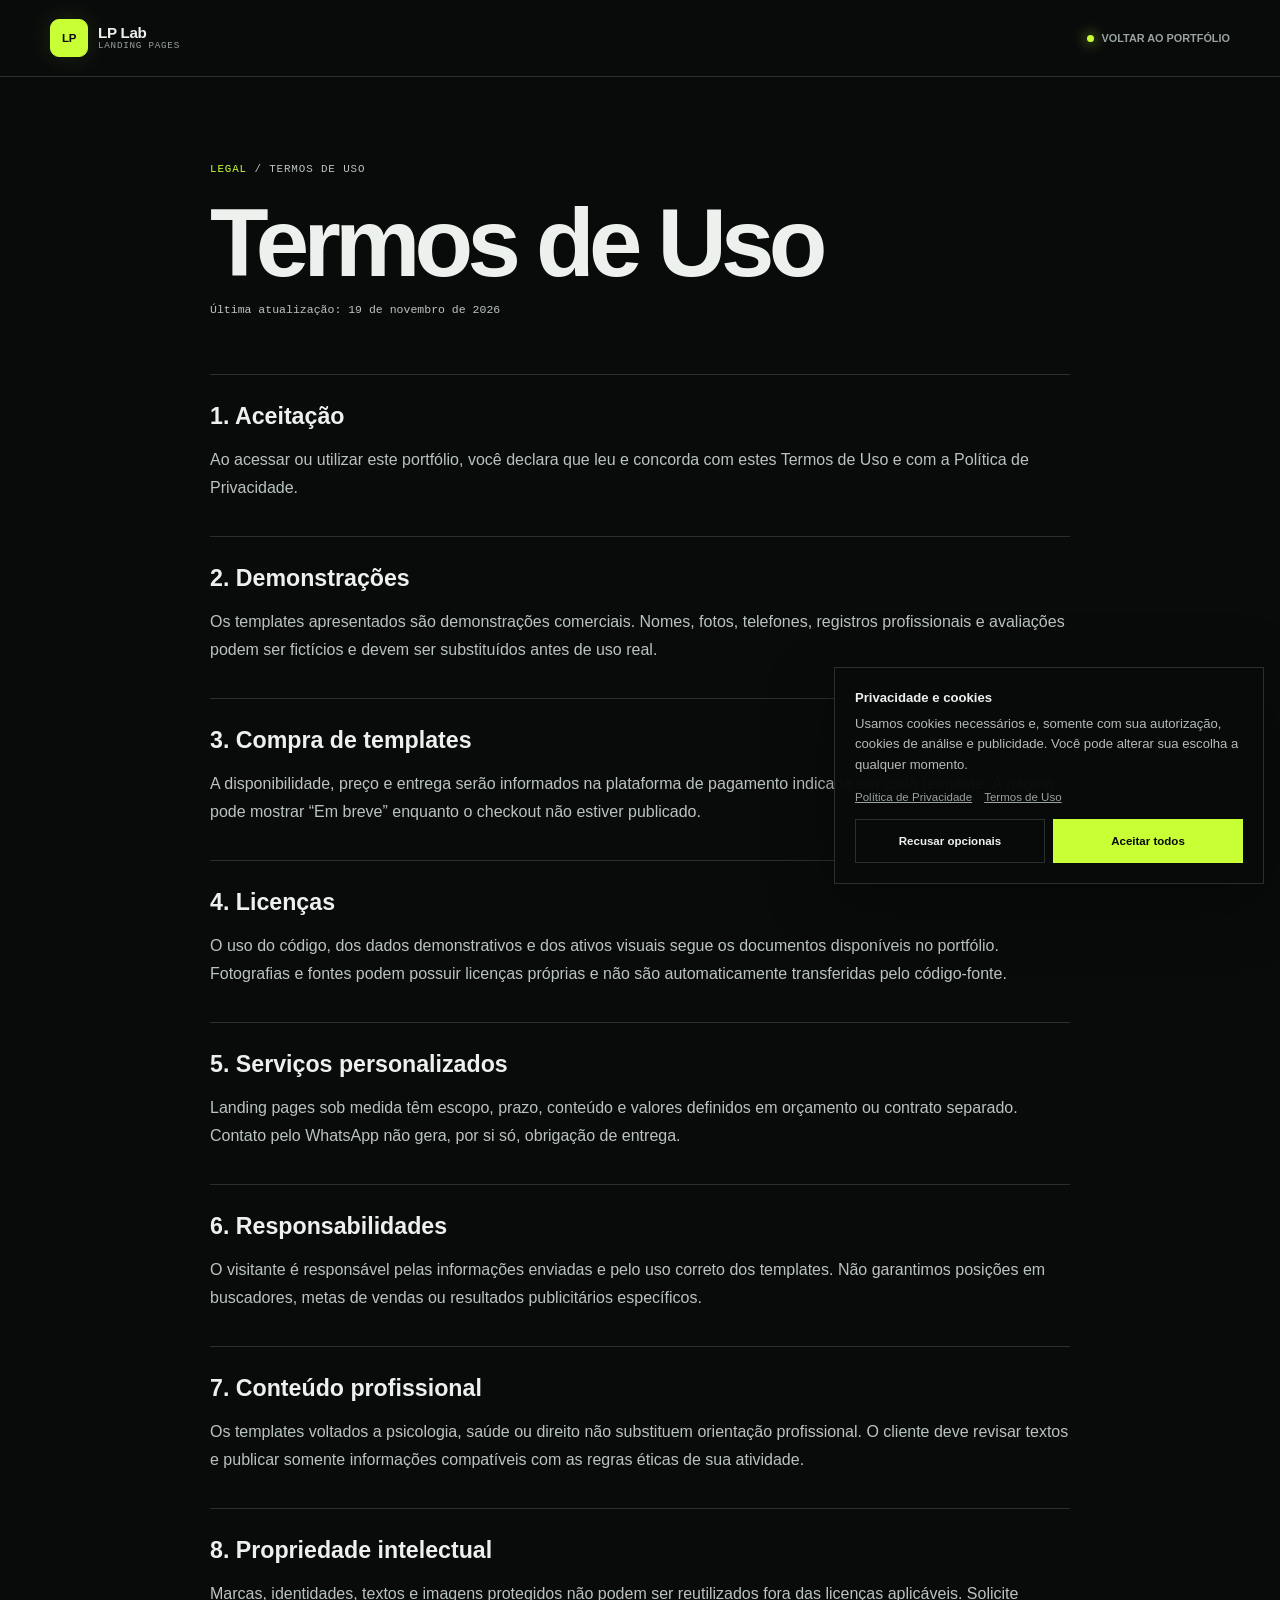
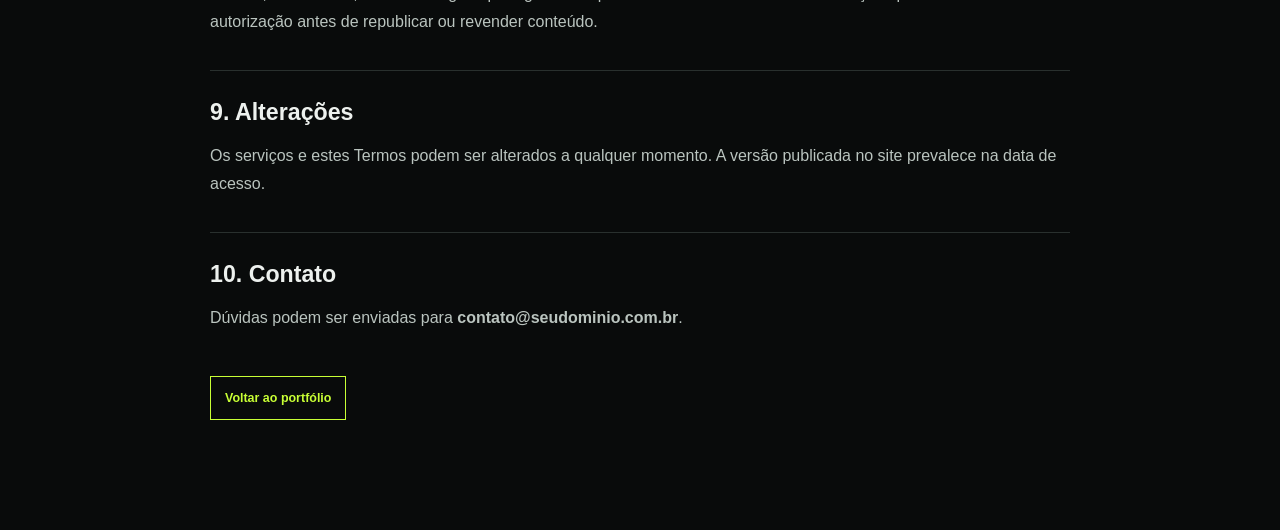
<file: termos.html>
<!DOCTYPE html>
<html lang="pt-BR">
<head>
  <meta charset="UTF-8">
  <meta name="viewport" content="width=device-width, initial-scale=1.0">
  <title>Termos de Uso | LP Lab</title>
  <meta name="description" content="Termos de uso do portfólio Landing Page Lab.">
  <meta name="robots" content="index,follow">
  <link rel="stylesheet" href="assets/style.css">
  <link rel="stylesheet" href="assets/legal.css">
  <link rel="stylesheet" href="assets/cookie-consent.css">
  <script src="assets/config.js" defer></script>
  <script src="assets/cookie-consent.js" defer></script>
  <link rel="icon" href="assets/favicon.svg" type="image/svg+xml">
</head>
<body>
  <header class="topbar">
    <div class="container topbar__conteudo">
      <a class="brand" href="index.html" aria-label="LP Lab — início"><span class="brand__mark">LP</span><span class="brand__name"><strong>LP Lab</strong><small>Landing pages</small></span></a>
      <a class="topbar__status" href="index.html"><span></span> Voltar ao portfólio</a>
    </div>
  </header>

  <main class="legal-page">
    <div class="container legal-page__conteudo">
      <p class="terminal"><span>LEGAL</span> / TERMOS DE USO</p>
      <h1>Termos de Uso</h1>
      <p class="legal-page__updated">Última atualização: 19 de novembro de 2026</p>

      <section>
        <h2>1. Aceitação</h2>
        <p>Ao acessar ou utilizar este portfólio, você declara que leu e concorda com estes Termos de Uso e com a Política de Privacidade.</p>
      </section>

      <section>
        <h2>2. Demonstrações</h2>
        <p>Os templates apresentados são demonstrações comerciais. Nomes, fotos, telefones, registros profissionais e avaliações podem ser fictícios e devem ser substituídos antes de uso real.</p>
      </section>

      <section>
        <h2>3. Compra de templates</h2>
        <p>A disponibilidade, preço e entrega serão informados na plataforma de pagamento indicada em cada template. A página pode mostrar “Em breve” enquanto o checkout não estiver publicado.</p>
      </section>

      <section>
        <h2>4. Licenças</h2>
        <p>O uso do código, dos dados demonstrativos e dos ativos visuais segue os documentos disponíveis no portfólio. Fotografias e fontes podem possuir licenças próprias e não são automaticamente transferidas pelo código-fonte.</p>
      </section>

      <section>
        <h2>5. Serviços personalizados</h2>
        <p>Landing pages sob medida têm escopo, prazo, conteúdo e valores definidos em orçamento ou contrato separado. Contato pelo WhatsApp não gera, por si só, obrigação de entrega.</p>
      </section>

      <section>
        <h2>6. Responsabilidades</h2>
        <p>O visitante é responsável pelas informações enviadas e pelo uso correto dos templates. Não garantimos posições em buscadores, metas de vendas ou resultados publicitários específicos.</p>
      </section>

      <section>
        <h2>7. Conteúdo profissional</h2>
        <p>Os templates voltados a psicologia, saúde ou direito não substituem orientação profissional. O cliente deve revisar textos e publicar somente informações compatíveis com as regras éticas de sua atividade.</p>
      </section>

      <section>
        <h2>8. Propriedade intelectual</h2>
        <p>Marcas, identidades, textos e imagens protegidos não podem ser reutilizados fora das licenças aplicáveis. Solicite autorização antes de republicar ou revender conteúdo.</p>
      </section>

      <section>
        <h2>9. Alterações</h2>
        <p>Os serviços e estes Termos podem ser alterados a qualquer momento. A versão publicada no site prevalece na data de acesso.</p>
      </section>

      <section>
        <h2>10. Contato</h2>
        <p>Dúvidas podem ser enviadas para <strong>contato@seudominio.com.br</strong>.</p>
      </section>

      <a class="legal-button" href="index.html">Voltar ao portfólio</a>
    </div>
  </main>
</body>
</html>
</file>
<file: assets/style.css>
:root {
  --ink: #090b0b;
  --panel: #101313;
  --panel-light: #171b1a;
  --line: #29302e;
  --muted: #99a39f;
  --paper: #edf1ee;
  --acid: #c8ff35;
  --cyan: #78d8d2;
  --font-display: "Space Grotesk", Arial, sans-serif;
  --font-body: "Inter", Arial, sans-serif;
}

* { box-sizing: border-box; }
html { scroll-behavior: smooth; }
body { margin: 0; overflow-x: hidden; background: var(--ink); color: var(--paper); font-family: var(--font-body); }
img { display: block; max-width: 100%; }
a { color: inherit; }
.container { width: min(1180px, calc(100% - 40px)); margin-inline: auto; }
.noise { position: fixed; inset: 0; z-index: 100; pointer-events: none; opacity: .025; background-image: repeating-linear-gradient(0deg, transparent 0, transparent 2px, #fff 3px); }

.topbar { position: relative; z-index: 20; border-bottom: 1px solid var(--line); }
.topbar__conteudo { min-height: 76px; display: flex; align-items: center; justify-content: space-between; }
.brand { display: flex; align-items: center; gap: 10px; font-family: var(--font-display); font-weight: 700; text-decoration: none; }
.brand__mark { display: grid; width: 38px; height: 38px; place-items: center; border: 1px solid var(--acid); border-radius: 9px; background: var(--acid); color: var(--ink); font-size: .72rem; letter-spacing: -.04em; box-shadow: 0 0 24px rgba(200,255,53,.12); }
.brand__name { display: grid; gap: 1px; line-height: 1; }
.brand__name strong { font-size: .95rem; letter-spacing: -.02em; }
.brand__name small { color: var(--muted); font-family: monospace; font-size: .58rem; font-weight: 500; letter-spacing: .08em; text-transform: uppercase; }
.nav { display: none; align-items: center; gap: 28px; }
.nav a { color: var(--muted); font-size: .78rem; font-weight: 700; text-decoration: none; text-transform: uppercase; }
.nav a:hover { color: var(--paper); }
.topbar__status { display: flex; align-items: center; gap: 8px; color: var(--muted); font-size: .68rem; font-weight: 700; text-decoration: none; text-transform: uppercase; }
.topbar__status span { width: 7px; height: 7px; border-radius: 50%; background: var(--acid); box-shadow: 0 0 14px var(--acid); }

.hero { border-bottom: 1px solid var(--line); background: radial-gradient(circle at 82% 20%, rgba(120,216,210,.07), transparent 26%), var(--ink); }
.hero__conteudo { min-height: 620px; display: grid; align-items: center; gap: 40px; padding-block: 64px; }
.terminal { color: var(--muted); font-family: monospace; font-size: .68rem; letter-spacing: .08em; }
.terminal span { color: var(--acid); }
.hero h1 { max-width: 780px; margin: 18px 0 22px; font-family: var(--font-display); font-size: clamp(3.3rem, 12vw, 7.4rem); line-height: .88; letter-spacing: -.07em; }
.hero h1 em { color: var(--muted); font-style: normal; }
.hero__descricao { max-width: 600px; color: #b3bbb7; font-size: 1.05rem; line-height: 1.7; }
.hero__acoes { display: flex; align-items: center; gap: 26px; margin-top: 32px; }
.btn { display: inline-flex; align-items: center; gap: 18px; min-height: 54px; border: 1px solid transparent; padding: 14px 18px; font-size: .82rem; font-weight: 800; text-decoration: none; text-transform: uppercase; }
.btn--primary { background: var(--acid); color: var(--ink); }
.btn--primary:hover { background: var(--paper); }
.hero__spec { margin: 0; color: var(--muted); font-size: .68rem; line-height: 1.7; text-transform: uppercase; }
.hero__spec strong { color: var(--paper); }
.system-panel { min-height: 390px; border: 1px solid var(--line); background: rgba(16,19,19,.9); }
.system-panel__head { height: 52px; display: flex; align-items: center; justify-content: space-between; border-bottom: 1px solid var(--line); padding: 0 18px; color: var(--muted); font-family: monospace; font-size: .68rem; }
.system-panel__status { color: var(--acid); }
.system-panel__grid { display: grid; grid-template-columns: 1fr 1fr; }
.system-panel__grid div { min-height: 92px; display: flex; flex-direction: column; justify-content: center; border-right: 1px solid var(--line); border-bottom: 1px solid var(--line); padding: 16px; }
.system-panel__grid div:nth-child(even) { border-right: 0; }
.system-panel__grid span { color: var(--muted); font-family: monospace; font-size: .62rem; }
.system-panel__grid strong { margin-top: 8px; font-family: var(--font-display); font-size: .78rem; }
.system-panel__graph { height: 145px; display: flex; align-items: end; gap: 8px; padding: 24px 18px 18px; }
.system-panel__graph i { flex: 1; height: 20%; background: var(--cyan); opacity: .35; }
.system-panel__graph i:nth-child(2) { height: 54%; } .system-panel__graph i:nth-child(3) { height: 35%; } .system-panel__graph i:nth-child(4) { height: 72%; } .system-panel__graph i:nth-child(5) { height: 46%; background: var(--acid); opacity: .8; } .system-panel__graph i:nth-child(6) { height: 88%; } .system-panel__graph i:nth-child(7) { height: 57%; } .system-panel__graph i:nth-child(8) { height: 68%; } .system-panel__graph i:nth-child(9) { height: 32%; }

.projects { padding: 80px 0 96px; }
.section-heading { display: flex; align-items: end; justify-content: space-between; margin-bottom: 32px; }
.section-heading h2, .license h2 { margin: 10px 0 0; font-family: var(--font-display); font-size: clamp(2.6rem, 8vw, 5.2rem); line-height: 1; letter-spacing: -.055em; }
.section-heading > p { display: none; color: var(--muted); font-family: monospace; font-size: .65rem; text-align: right; text-transform: uppercase; }
.section-heading > p span { color: var(--acid); font-family: var(--font-display); font-size: 2.4rem; }
.template-grid { display: grid; gap: 16px; }
.template-card { overflow: hidden; border: 1px solid var(--line); background: var(--panel); }
.template-card__image { position: relative; display: block; aspect-ratio: 16 / 10; overflow: hidden; background: #202521; }
.template-card__image img { display: none; }
.template-card__image::before { content: ""; position: absolute; inset: 0; z-index: 1; background: linear-gradient(135deg, rgba(255,255,255,.06) 0%, rgba(255,255,255,0) 100%); }
.template-card__image::after { content: ""; position: absolute; inset: 0; z-index: 2; background: linear-gradient(135deg, rgba(0,0,0,.4) 0%, rgba(0,0,0,0) 100%); }
.template-card__image:hover::before { background: linear-gradient(135deg, rgba(255,255,255,.1) 0%, rgba(255,255,255,0) 100%); }
.template-card__image:hover::after { background: linear-gradient(135deg, rgba(0,0,0,.6) 0%, rgba(0,0,0,0) 100%); }
.template-card__index { position: absolute; right: 10px; top: 10px; display: grid; width: 38px; height: 38px; place-items: center; border: 1px solid rgba(255,255,255,.45); background: rgba(9,11,11,.72); font-family: monospace; font-size: .68rem; }
.template-card__content { min-height: 188px; display: flex; flex-direction: column; padding: 22px; }
.template-card__content > p { margin: 0 0 12px; color: var(--acid); font-family: monospace; font-size: .62rem; text-transform: uppercase; }
.template-card h3 { max-width: 300px; margin: 0; font-family: var(--font-display); font-size: 1.7rem; line-height: 1.05; }
.template-card__link { display: flex; justify-content: space-between; margin-top: auto; border-top: 1px solid var(--line); padding-top: 16px; color: var(--muted); font-size: .76rem; font-weight: 700; text-decoration: none; text-transform: uppercase; }
.template-card__link span { color: var(--acid); }
.template-card__actions { display: grid; gap: 8px; margin-top: auto; border-top: 1px solid var(--line); padding-top: 14px; }
.template-card__actions a { min-height: 42px; display: flex; align-items: center; justify-content: space-between; border: 1px solid var(--line); padding: 10px 12px; color: var(--paper); font-size: .72rem; font-weight: 700; text-decoration: none; }
.template-card__demo { background: transparent; }
.template-card__demo::after { content: "↗"; color: var(--cyan); }
.template-card__buy { background: var(--acid); color: var(--ink) !important; border-color: var(--acid) !important; }
.template-card__buy.is-disabled { background: transparent; color: var(--muted) !important; border-style: dashed !important; border-color: var(--line) !important; cursor: not-allowed; }
.template-card__custom { background: var(--panel-light); }
.template-card__custom::after { content: "WA"; color: var(--acid); font-family: monospace; }
.template-card__actions a:hover { filter: brightness(1.08); }
.template-card__actions a:focus-visible { outline: 3px solid var(--acid); outline-offset: 3px; }

.about-services { border-top: 1px solid var(--line); padding: 80px 0; background: radial-gradient(circle at 85% 30%, rgba(200,255,53,.06), transparent 24%); }
.about-services__conteudo { display: grid; gap: 32px; }
.about-services h2 { max-width: 650px; margin: 12px 0 0; font-family: var(--font-display); font-size: clamp(2.5rem, 7vw, 5rem); line-height: 1; letter-spacing: -.055em; }
.about-services__conteudo > div:last-child > p { max-width: 650px; color: var(--muted); line-height: 1.75; }
.about-services__cta { margin-top: 18px; }

.license { border-top: 1px solid var(--line); border-bottom: 1px solid var(--line); padding: 80px 0; }
.license__conteudo { display: grid; gap: 36px; }
.license h2 { max-width: 620px; }
.license__grid { display: grid; gap: 12px; }
.license__grid article { min-height: 210px; display: flex; flex-direction: column; border: 1px solid var(--line); background: var(--panel); padding: 22px; }
.license__grid article > span { color: var(--acid); font-family: monospace; font-size: .68rem; }
.license__grid h3 { margin: 34px 0 8px; font-family: var(--font-display); font-size: 1.35rem; }
.license__grid p { margin: 0; color: var(--muted); font-size: .82rem; line-height: 1.6; }
.license__grid a { display: flex; justify-content: space-between; margin-top: auto; border-top: 1px solid var(--line); padding-top: 14px; color: var(--paper); font-size: .72rem; font-weight: 700; text-decoration: none; text-transform: uppercase; }
.license__grid a span { color: var(--acid); }

.contact-bar { border-bottom: 1px solid var(--line); padding: 72px 0; background: var(--ink); }
.contact-bar__conteudo { display: grid; gap: 32px; }
.contact-bar p { margin: 0 0 12px; color: var(--acid); font-family: monospace; font-size: .68rem; text-transform: uppercase; }
.contact-bar h2 { max-width: 620px; margin: 0; font-family: var(--font-display); font-size: clamp(2.2rem, 7vw, 4.6rem); line-height: 1; letter-spacing: -.05em; }
.contact-bar__dados { display: flex; flex-direction: column; gap: 12px; }
.contact-bar__dados a, .contact-bar__dados span { color: var(--muted); font-size: .85rem; }
.contact-bar__dados a { text-decoration: none; }
.contact-bar__dados a:hover { color: var(--acid); }

.portfolio-footer { padding: 24px 0; }
.portfolio-footer__conteudo { display: flex; flex-direction: column; gap: 6px; color: var(--muted); font-family: monospace; font-size: .65rem; }
.portfolio-footer p { margin: 0; }
.portfolio-footer p span { color: var(--acid); }
.portfolio-footer a, .footer-cookie-button { color: var(--muted); }
.portfolio-footer a:hover, .footer-cookie-button:hover { color: var(--acid); }
.footer-cookie-button { border: 0; padding: 0; background: transparent; font: inherit; cursor: pointer; }

@media (min-width: 768px) {
  .nav { display: flex; }
  .hero__conteudo { grid-template-columns: 62% 38%; min-height: 700px; }
  .section-heading > p { display: block; }
  .projects { padding: 110px 0 130px; }
  .template-grid { grid-template-columns: repeat(2, 1fr); }
  .template-card--featured { grid-column: span 2; display: grid; grid-template-columns: 58% 42%; }
  .template-card--featured .template-card__image { aspect-ratio: 16 / 9; }
  .template-card--featured .template-card__content { min-height: 330px; }
  .license { padding: 110px 0; }
  .license__conteudo { grid-template-columns: 42% 58%; align-items: start; }
  .license__grid { grid-template-columns: repeat(3, 1fr); }
  .contact-bar { padding: 110px 0; }
  .contact-bar__conteudo { grid-template-columns: 58% 42%; align-items: end; }
  .portfolio-footer__conteudo { flex-direction: row; justify-content: space-between; }
  .template-card__actions { grid-template-columns: 1fr 1fr; }
  .template-card__actions .template-card__demo { grid-column: 1 / -1; }
  .about-services { padding: 110px 0; }
  .about-services__conteudo { grid-template-columns: 56% 44%; align-items: end; }
}

@media (min-width: 1080px) {
  .hero__conteudo { grid-template-columns: 68% 32%; }
  .template-grid { grid-template-columns: repeat(3, 1fr); }
  .template-card--featured { grid-column: span 2; }
}

@media (prefers-reduced-motion: reduce) {
  html { scroll-behavior: auto; }
  .template-card__image img { transition: none; }
}

.template-preview { position: absolute; inset: 0; overflow: hidden; background: #111; }
.template-preview__chrome { height: 22%; display: flex; align-items: center; gap: 5px; border-bottom: 1px solid rgba(255,255,255,.12); padding: 0 12px; background: rgba(255,255,255,.035); }
.template-preview__chrome i { width: 6px; height: 6px; border-radius: 50%; background: var(--acid); opacity: .75; }
.template-preview__chrome i:nth-child(2) { background: var(--cyan); }
.template-preview__chrome i:nth-child(3) { background: #fff; }
.template-preview__chrome span { margin-left: auto; color: rgba(255,255,255,.45); font-family: monospace; font-size: .52rem; letter-spacing: .08em; }
.template-preview__body { position: relative; height: 78%; display: grid; align-content: center; gap: 10px; padding: 8% 12%; }
.template-preview__body::after { content: ""; position: absolute; right: 7%; top: 12%; width: 26%; height: 76%; border: 1px solid currentColor; opacity: .2; transform: skewY(-8deg); }
.template-preview__body b { position: relative; z-index: 2; max-width: 70%; font-family: var(--font-display); font-size: clamp(.9rem, 2vw, 1.7rem); line-height: .9; }
.template-preview__body > span { position: relative; z-index: 2; width: 58%; height: 3px; background: currentColor; opacity: .22; }
.template-preview__body > span:nth-of-type(2) { width: 42%; }
.template-preview__body em { position: relative; z-index: 2; width: max-content; margin-top: 4px; border: 1px solid currentColor; padding: 6px 8px; font-family: monospace; font-size: .48rem; font-style: normal; }
.template-preview--01 { background: linear-gradient(135deg, #17352e 0 58%, #b96f55 58% 62%, #ede7dc 62%); color: #fff; }
.template-preview--02 { background: linear-gradient(145deg, #ede7dc 0 68%, #53685b 68%); color: #252921; }
.template-preview--02 .template-preview__chrome { background: rgba(37,41,33,.07); border-color: rgba(37,41,33,.12); }
.template-preview--03 { background: linear-gradient(135deg, #eee7df 0 62%, #6e3848 62%); color: #30282a; }
.template-preview--03 .template-preview__body::after { border-radius: 50%; }
.template-preview--04 { background: linear-gradient(135deg, #cc7357 0 62%, #f2b84b 62%); color: #26352f; }
.template-preview--04 .template-preview__body::after { border-radius: 50%; }
.template-preview--05 { background: linear-gradient(135deg, #efeee6 0 64%, #b9d36f 64%); color: #191b1a; }
.template-preview--05 .template-preview__body { text-transform: uppercase; }
.template-preview--06 { background: linear-gradient(145deg, #234f61 0 64%, #dce8e8 64%); color: #263238; }
.template-preview--06 .template-preview__chrome { background: rgba(255,255,255,.06); }
</file>
<file: assets/cookie-consent.css>
.cookie-banner { position: fixed; z-index: 10000; right: 16px; bottom: 16px; width: min(430px, calc(100% - 32px)); border: 1px solid #29302e; background: rgba(9,11,11,.98); color: #edf1ee; box-shadow: 0 18px 60px rgba(0,0,0,.38); font-family: Inter, Arial, sans-serif; }
.cookie-banner[hidden] { display: none; }
.cookie-banner__content { display: grid; gap: 16px; padding: 20px; }
.cookie-banner p { margin: 0; color: #b3bbb7; font-size: .82rem; line-height: 1.55; }
.cookie-banner strong { display: block; margin-bottom: 6px; color: #edf1ee; font-family: "Space Grotesk", Arial, sans-serif; }
.cookie-banner__links { display: flex; gap: 12px; }
.cookie-banner__links a { color: #99a39f; font-size: .72rem; }
.cookie-banner__actions { display: grid; grid-template-columns: 1fr 1fr; gap: 8px; }
.cookie-banner button { min-height: 44px; border: 1px solid #29302e; background: transparent; color: #edf1ee; font: 700 .72rem Inter, Arial, sans-serif; cursor: pointer; }
.cookie-banner button[data-cookie-action="accept"] { border-color: #c8ff35; background: #c8ff35; color: #090b0b; }
.cookie-banner button:focus-visible { outline: 3px solid #c8ff35; outline-offset: 3px; }
@media (max-width: 480px) { .cookie-banner { right: 8px; bottom: 8px; width: calc(100% - 16px); } }
</file>
<file: templates/espaco-relacional/style.css>
:root{--ink:#191b1a;--lime:#b9d36f;--paper:#efeee6;--gray:#777d77;--pink:#e5c4bf}*{box-sizing:border-box}html{scroll-behavior:smooth}body{margin:0;background:var(--paper);color:var(--ink);font-family:"Space Grotesk",sans-serif}header{height:78px;display:flex;align-items:center;justify-content:space-between;padding:0 5vw;border-bottom:1px solid #b8bab1}header>a,header nav a{color:var(--ink);text-decoration:none}header>a{font-family:"Syne"}header nav{display:flex;gap:14px}header nav>a:not(.header__cta){display:none}.header__cta{border:1px solid;padding:9px 12px}.hero{display:grid}.hero__copy{padding:70px 5vw}.hero__copy>p:first-child,.label{font-size:.72rem;font-weight:700;letter-spacing:.12em}.hero h1,.painel h2,.processo h2,.sobre h2,.contato h2{margin:16px 0;font-family:"Syne";line-height:.98}.hero h1{font-size:clamp(3.2rem,12vw,6.8rem)}.hero__copy>a,.contato__box>a{display:inline-flex;margin-top:20px;border:1px solid var(--ink);padding:14px 18px;color:var(--ink);font-weight:700;text-decoration:none}.hero__foto{position:relative;overflow:hidden}.hero__foto img{height:470px;object-fit:cover;filter:grayscale(.2)}.hero__foto span{position:absolute;right:16px;bottom:16px;padding:14px;background:var(--lime);font-weight:700}.painel,.processo,.sobre,.contato{padding:80px 5vw}.painel h2,.processo h2,.sobre h2,.contato h2{font-size:clamp(2.8rem,9vw,5.2rem)}.painel__grid{display:grid;gap:10px;margin-top:40px}.painel article{border:1px solid #9d9f96;padding:24px}.painel article:nth-child(2){background:var(--pink)}.painel article b{color:var(--gray)}.processo{background:var(--ink);color:#fff}.processo ol{margin:40px 0 0;padding:0;list-style:none}.processo li{display:grid;grid-template-columns:70px 120px 1fr;border-top:1px solid #60635f;padding:22px 0}.processo li span{color:var(--lime)}.sobre{display:grid;gap:30px}.sobre__foto{background:var(--lime);padding:16px}.sobre img{height:400px;object-fit:cover}.sobre ul{padding-left:18px}.contato{display:grid;gap:28px;background:var(--lime)}.contato details{border-top:1px solid #76914d;padding:16px 0}.contato summary{cursor:pointer;font-weight:700}.contato__box>a{background:var(--ink);color:#fff}footer{padding:24px 5vw;background:var(--ink);color:#fff;font-size:.75rem}.zap{position:fixed;right:16px;bottom:16px;width:52px;height:52px;display:grid;place-items:center;border-radius:50%;background:var(--ink);color:var(--lime);border:1px solid var(--lime);text-decoration:none;font-size:.7rem;font-weight:700}.photo-placeholder{min-height:400px;display:grid;place-content:center;gap:8px;border:2px dashed #747a72;background:#dadbd2;color:var(--ink);text-align:center}.photo-placeholder span{font-family:"Syne";font-size:1.35rem}.photo-placeholder small{color:#626760}.photo-placeholder--hero{height:470px}.photo-caption{position:absolute;right:16px;bottom:16px;padding:14px;background:var(--lime);font-weight:700}.back-to-portfolio{position:fixed;left:16px;bottom:16px;z-index:40;border:1px solid #aeb0a6;border-radius:999px;padding:10px 14px;background:var(--paper);color:var(--ink);font-size:.72rem;font-weight:700;text-decoration:none}.back-to-portfolio:focus-visible{outline:3px solid var(--lime);outline-offset:3px}
@media(min-width:768px){header{padding:0 7vw}header nav>a:not(.header__cta){display:block}.hero{grid-template-columns:58% 42%;min-height:700px}.hero__copy{display:flex;flex-direction:column;justify-content:center;padding:90px 7vw}.hero__foto img{height:700px}.painel,.processo,.sobre,.contato{padding:110px 8vw}.painel__grid{grid-template-columns:repeat(3,1fr)}.processo ol{display:grid;grid-template-columns:repeat(3,1fr);gap:20px}.processo li{grid-template-columns:50px 1fr}.processo li h3{grid-column:2}.processo li p{grid-column:2}.sobre{grid-template-columns:48% 52%;align-items:center}.sobre img{height:520px}.contato{grid-template-columns:45% 55%;gap:7vw}}
@media(prefers-reduced-motion:reduce){html{scroll-behavior:auto}}
</file>
<file: assets/template-demo.css>
.demo-banner { position: fixed; z-index: 9999; top: 0; left: 0; width: 100%; height: 32px; display: flex; align-items: center; justify-content: center; border-bottom: 1px solid rgba(255,255,255,.12); background: rgba(9,11,11,.94); color: #edf1ee; font-family: Arial, sans-serif; font-size: 12px; backdrop-filter: blur(8px); }
.demo-banner a { display: inline-flex; align-items: center; height: 100%; padding: 0 14px; color: #c8ff35; font-weight: 700; text-decoration: none; }
.demo-banner a:hover { background: rgba(200,255,53,.08); }
.demo-banner__dot { width: 5px; height: 5px; margin: 0 8px; border-radius: 50%; background: #c8ff35; }
body.demo-banner-active { padding-top: 32px; }
.template-demo-legal { display: flex; flex-wrap: wrap; align-items: center; justify-content: center; gap: 8px; margin-top: 10px; }
.template-demo-legal a, .template-demo-legal button { border: 0; padding: 0; background: transparent; color: inherit; font: inherit; text-decoration: underline; cursor: pointer; }
.template-demo-legal button:focus-visible, .template-demo-legal a:focus-visible { outline: 2px solid currentColor; outline-offset: 3px; }
@media (max-width: 480px) { .demo-banner { font-size: 10px; } }
</file>
<file: templates/psicologa-vinculos-editorial/style.css>
:root{--papel:#ede7dc;--tinta:#252921;--verde:#53685b;--laranja:#bc6b43;--linha:#beb9ab}*{box-sizing:border-box}html{scroll-behavior:smooth}body{margin:0;background:var(--papel);color:var(--tinta);font-family:"Manrope",sans-serif}img{display:block;width:100%;object-fit:cover}.topo{height:82px;display:flex;align-items:center;justify-content:space-between;padding:0 5vw;border-bottom:1px solid var(--linha)}.topo nav{display:flex;align-items:center;gap:24px}.topo a{color:var(--tinta);text-decoration:none}.topo nav>a:not(.topo__cta){display:none}.topo__cta{border-bottom:1px solid}.marca{font-weight:700;letter-spacing:.16em}.kicker{color:var(--laranja);font-size:.75rem;font-weight:700;letter-spacing:.14em;text-transform:uppercase}.hero{min-height:620px;display:grid;align-items:end}.hero__texto{padding:70px 5vw 40px}.hero h1,.sinais h2,.processo h2,.sobre h2,.contato h2{font-family:"Instrument Serif",Georgia,serif;font-weight:400;line-height:.95}.hero h1{max-width:720px;margin:14px 0;font-size:clamp(3.6rem,13vw,7.2rem)}.hero__texto>p:not(.kicker){max-width:560px}.hero img{height:380px}.botao{display:inline-flex;margin-top:18px;padding:15px 22px;border-radius:2px;background:var(--laranja);color:#fff;font-weight:700;text-decoration:none}.sinais,.processo,.sobre,.contato{padding:80px 5vw}.sinais h2,.processo h2,.sobre h2,.contato h2{font-size:clamp(2.8rem,9vw,5rem)}.sinais__grid{display:grid;gap:12px;margin-top:42px}.sinais article{min-height:230px;border-top:1px solid var(--linha);padding:24px 0}.sinais article span{color:var(--laranja)}.processo{background:var(--verde);color:#fff}.processo ol{margin:40px 0 0;padding:0;list-style:none}.processo li{display:grid;grid-template-columns:60px 1fr;border-top:1px solid rgba(255,255,255,.25);padding:24px 0}.processo li strong{font-family:"Instrument Serif";font-size:2rem}.processo h3{margin:0 0 8px}.processo p{margin:0;opacity:.75}.sobre{display:grid;gap:32px}.sobre img{height:420px}.sobre ul{padding-left:18px}.contato{background:#d8cfbe}.contato details{border-top:1px solid #aaa38f;padding:16px 0}.contato summary{cursor:pointer;font-weight:700}.contato details p{color:#5d6258}footer{padding:24px 5vw;border-top:1px solid #aaa38f;font-size:.75rem}.zap{position:fixed;right:18px;bottom:18px;padding:12px 16px;border-radius:999px;background:#238c55;color:#fff;text-decoration:none;font-size:.78rem;font-weight:700}.photo-placeholder{min-height:420px;display:grid;place-content:center;gap:8px;border:2px dashed var(--linha);background:#d9d2c4;color:var(--tinta);text-align:center}.photo-placeholder span{font-family:"Instrument Serif";font-size:1.5rem}.photo-placeholder small{color:#686d64}.photo-placeholder--hero{height:380px}.back-to-portfolio{position:fixed;left:16px;bottom:16px;z-index:40;border:1px solid var(--linha);border-radius:999px;padding:10px 14px;background:var(--papel);color:var(--tinta);font-size:.72rem;font-weight:700;text-decoration:none}.back-to-portfolio:focus-visible,.topo a:focus-visible,.botao:focus-visible,.zap:focus-visible{outline:3px solid var(--laranja);outline-offset:3px}
@media(min-width:768px){.topo nav>a:not(.topo__cta){display:block}.hero{grid-template-columns:58% 42%;align-items:stretch}.hero__texto{display:flex;flex-direction:column;justify-content:center;padding:90px 6vw}.hero img{height:620px}.sinais,.processo,.sobre,.contato{padding:110px 8vw}.sinais__grid{grid-template-columns:repeat(3,1fr)}.processo{grid-template-columns:38% 62%;gap:8vw}.sobre{grid-template-columns:55% 45%;align-items:center}.sobre img{height:520px}.contato{display:grid;grid-template-columns:48% 52%;gap:8vw}}
@media(prefers-reduced-motion:reduce){html{scroll-behavior:auto}}
</file>
<file: templates/relacoes-conscientes/style.css>
:root{--azul:#234f61;--azul-claro:#dce8e8;--areia:#f2ede4;--texto:#263238;--laranja:#c06f50}*{box-sizing:border-box}html{scroll-behavior:smooth}body{margin:0;background:#fafaf7;color:var(--texto);font-family:"Inter",sans-serif}header{height:78px;display:flex;align-items:center;justify-content:space-between;padding:0 5vw;border-bottom:1px solid #d9ddd9}header a{text-decoration:none;color:var(--texto)}.logo{display:flex;align-items:center;gap:8px;font-weight:700}.logo span{display:grid;width:36px;height:36px;place-items:center;border-radius:50%;background:var(--azul);color:#fff;font-family:"DM Serif Display"}.top{font-size:.76rem;font-weight:700}.hero{display:grid}.hero__copy{padding:70px 5vw}.hero__copy>p:first-child,.reconhecer>div>p,.processo>p,.sobre>div>p,.contato>div>p,.contato aside>p{color:var(--laranja);font-size:.74rem;font-weight:700;text-transform:uppercase;letter-spacing:.1em}.hero h1,.reconhecer h2,.processo h2,.sobre h2,.contato h2{font-family:"DM Serif Display";font-weight:400;line-height:1}.hero h1{font-size:clamp(3.2rem,12vw,6.7rem);margin:16px 0}.hero__copy>a,.contato aside a{display:inline-flex;margin-top:18px;border-radius:6px;padding:15px 20px;background:var(--laranja);color:#fff;text-decoration:none;font-weight:700}.hero__foto{padding:0 5vw}.hero__foto img{height:430px;border-radius:240px 240px 18px 18px;object-fit:cover}.reconhecer,.processo,.sobre,.contato{padding:80px 5vw}.reconhecer{background:var(--areia)}.reconhecer h2,.processo h2,.sobre h2,.contato h2{font-size:clamp(2.8rem,9vw,5rem)}.reconhecer__grid{display:grid;gap:12px;margin-top:38px}.reconhecer article{border-top:1px solid #b8b2a7;padding:22px 0}.reconhecer article span{color:var(--laranja)}.processo{background:var(--azul);color:#fff}.processo ol{display:grid;gap:12px;margin:40px 0 0;padding:0;list-style:none}.processo li{border:1px solid rgba(255,255,255,.25);border-radius:12px;padding:20px}.processo li b{display:block;margin-bottom:40px;color:#91b1b8}.sobre{display:grid;gap:32px}.sobre img{height:420px;border-radius:12px;object-fit:cover}.sobre blockquote{margin:24px 0;border-left:3px solid var(--laranja);padding-left:16px;font-family:"DM Serif Display";font-size:1.35rem}.contato{display:grid;gap:28px;background:var(--azul-claro)}.contato details{border-top:1px solid #9db2b2;padding:16px 0}.contato summary{cursor:pointer;font-weight:700}.contato aside{border-radius:12px;padding:28px;background:#fff}.contato aside h3{font-family:"DM Serif Display";font-size:2.2rem}footer{padding:24px 5vw;font-size:.75rem}.zap{position:fixed;right:16px;bottom:16px;padding:12px 16px;border-radius:999px;background:#25d366;color:#fff;text-decoration:none;font-size:.72rem;font-weight:700}.photo-placeholder{min-height:420px;display:grid;place-content:center;gap:8px;border:2px dashed #98aab0;border-radius:12px;background:var(--azul-claro);color:var(--texto);text-align:center}.photo-placeholder span{font-family:"DM Serif Display";font-size:1.5rem}.photo-placeholder small{color:#66797e}.photo-placeholder--hero{height:430px;border-radius:240px 240px 18px 18px}.back-to-portfolio{position:fixed;left:16px;bottom:16px;z-index:40;border:1px solid #aabdbd;border-radius:999px;padding:10px 14px;background:#fafaf7;color:var(--texto);font-size:.72rem;font-weight:700;text-decoration:none}.back-to-portfolio:focus-visible{outline:3px solid var(--laranja);outline-offset:3px}
@media(min-width:768px){header{padding:0 7vw}.hero{grid-template-columns:56% 44%;align-items:center}.hero__copy{padding:90px 7vw}.hero__foto{padding:40px 7vw 40px 0}.hero__foto img{height:610px}.reconhecer,.processo,.sobre,.contato{padding:110px 8vw}.reconhecer{display:grid;grid-template-columns:40% 60%;gap:7vw}.reconhecer__grid{grid-template-columns:repeat(3,1fr)}.processo ol{grid-template-columns:repeat(3,1fr)}.sobre{grid-template-columns:48% 52%;align-items:center}.sobre img{height:520px}.contato{grid-template-columns:58% 42%;gap:7vw}.contato aside{align-self:start}}
@media(prefers-reduced-motion:reduce){html{scroll-behavior:auto}}
</file>
<file: templates/terapeuta-reconexao/style.css>
:root{--terra:#cc7357;--amarelo:#f2b84b;--creme:#fff8ec;--verde:#31564b;--texto:#26352f}*{box-sizing:border-box}html{scroll-behavior:smooth}body{margin:0;background:var(--creme);color:var(--texto);font-family:"Nunito Sans",sans-serif}header{height:80px;display:flex;align-items:center;justify-content:space-between;padding:0 5vw}header>a:first-child{display:flex;align-items:center;gap:8px;color:var(--texto);font-family:"Fraunces";text-decoration:none}header span{font-family:"Nunito Sans";font-size:.7rem}.menu{border-bottom:2px solid var(--terra);color:var(--texto);font-weight:700;text-decoration:none}.tag{color:var(--terra);font-size:.75rem;font-weight:800;letter-spacing:.12em;text-transform:uppercase}.hero{position:relative;min-height:720px;overflow:hidden;display:grid;background:var(--terra);color:#fff}.hero__copy{position:relative;z-index:3;padding:70px 5vw 30px}.hero h1,.dor h2,.caminho h2,.sobre h2,.cta h2{font-family:"Fraunces",serif;line-height:1}.hero h1{max-width:720px;margin:16px 0;font-size:clamp(3.5rem,14vw,7rem)}.hero__copy>p:not(.tag){max-width:560px}.btn{display:inline-flex;margin-top:16px;border-radius:12px;padding:15px 20px;background:var(--amarelo);color:#3b3023;font-weight:800;text-decoration:none}.hero>img{position:relative;z-index:2;width:82%;height:390px;margin-left:18%;border-radius:180px 180px 0 0;object-fit:cover}.blob{position:absolute;width:500px;height:500px;right:-220px;bottom:-180px;border-radius:50%;background:rgba(242,184,75,.55)}.dor,.caminho,.sobre,.cta{padding:80px 5vw}.dor{background:#fff}.dor h2,.caminho h2,.sobre h2,.cta h2{font-size:clamp(2.7rem,9vw,5rem)}.cards{display:grid;gap:14px;margin-top:38px}.cards article{border-radius:20px;padding:24px;background:var(--creme)}.cards article:nth-child(2){background:#edf1e6}.cards span{display:grid;width:52px;height:52px;place-items:center;border-radius:50%;background:var(--amarelo);font-size:1.3rem}.caminho{background:var(--verde);color:#fff}.caminho ol{margin:40px 0 0;padding:0;list-style:none}.caminho li{display:grid;grid-template-columns:64px 1fr;border-top:1px solid rgba(255,255,255,.25);padding:22px 0}.caminho b{color:var(--amarelo);font-family:"Fraunces";font-size:1.4rem}.caminho h3{margin:0 0 6px}.caminho p{opacity:.75}.sobre{display:grid;gap:32px}.sobre img{height:400px;border-radius:20px;object-fit:cover}.sobre ul{padding-left:18px}.cta{display:grid;gap:28px;background:#eadfce}.cta details{border-top:1px solid #bfb09a;padding:16px 0}.cta summary{cursor:pointer;font-weight:800}footer{display:flex;justify-content:space-between;padding:22px 5vw;background:var(--texto);color:#fff;font-size:.72rem}.zap{position:fixed;right:16px;bottom:16px;width:56px;height:56px;display:grid;place-items:center;border-radius:50%;background:#25d366;color:#fff;text-decoration:none;font-size:.7rem;font-weight:800}.photo-placeholder{min-height:400px;display:grid;place-content:center;gap:8px;border:2px dashed rgba(204,115,87,.55);border-radius:20px;background:#eee6d9;color:var(--texto);text-align:center}.photo-placeholder span{font-family:"Fraunces";font-size:1.5rem}.photo-placeholder small{color:#70766f}.photo-placeholder--hero{position:relative;z-index:2;width:82%;height:390px;margin-left:18%;border-radius:180px 180px 0 0}.back-to-portfolio{position:fixed;left:16px;bottom:16px;z-index:40;border:1px solid #d7c8ae;border-radius:999px;padding:10px 14px;background:var(--creme);color:var(--texto);font-size:.72rem;font-weight:700;text-decoration:none}.back-to-portfolio:focus-visible{outline:3px solid var(--terra);outline-offset:3px}
@media(min-width:768px){header{padding:0 8vw}.hero{grid-template-columns:57% 43%;align-items:end}.hero__copy{padding:90px 7vw}.hero>img{width:100%;height:590px;margin:0}.dor,.caminho,.sobre,.cta{padding:110px 8vw}.cards{grid-template-columns:repeat(3,1fr)}.caminho{display:grid;grid-template-columns:42% 58%;gap:7vw}.sobre{grid-template-columns:48% 52%;align-items:center}.sobre img{height:520px}.cta{grid-template-columns:48% 52%;gap:7vw}}
@media(prefers-reduced-motion:reduce){html{scroll-behavior:auto}}
</file>
<file: templates/terapeuta-relacionamentos/style.css>
:root {
  --cor-fundo: #f7f4ee;
  --cor-superficie: #fffdf8;
  --cor-verde: #27483f;
  --cor-verde-escuro: #17352e;
  --cor-terra: #b96f55;
  --cor-salmao: #dfb79f;
  --cor-texto: #28302c;
  --cor-suave: #667069;
  --cor-borda: #ddd8cd;
  --fonte-titulo: "DM Serif Display", Georgia, serif;
  --fonte-corpo: "DM Sans", Arial, sans-serif;
  --espaco: 20px;
}

* { box-sizing: border-box; }
html { scroll-behavior: smooth; }
body { margin: 0; background: var(--cor-fundo); color: var(--cor-texto); font-family: var(--fonte-corpo); line-height: 1.6; }
body, a, button, summary { -webkit-font-smoothing: antialiased; }
img { display: block; max-width: 100%; }
h1, h2, h3, p { margin-top: 0; }
h1, h2, h3 { line-height: 1.08; }
a { color: inherit; }
.container { width: min(1120px, calc(100% - 40px)); margin-inline: auto; }
.skip-link { position: fixed; left: 16px; top: -100px; z-index: 1000; padding: 10px 14px; background: #fff; color: var(--cor-verde); }
.skip-link:focus { top: 16px; }

.cabecalho { position: absolute; z-index: 20; width: 100%; border-bottom: 1px solid rgba(255,255,255,.24); }
.cabecalho__conteudo { height: 76px; display: flex; align-items: center; justify-content: space-between; }
.logo { color: #fff; font-family: var(--fonte-titulo); font-size: 1.25rem; line-height: 1; text-decoration: none; }
.logo span { display: block; margin-top: 7px; font-family: var(--fonte-corpo); font-size: .62rem; letter-spacing: .08em; text-transform: uppercase; }
.cabecalho__cta { display: none; color: #fff; font-size: .84rem; font-weight: 700; text-decoration: none; }

.eyebrow { margin-bottom: 14px; color: var(--cor-terra); font-size: .76rem; font-weight: 700; letter-spacing: .13em; text-transform: uppercase; }
.hero { min-height: 760px; overflow: hidden; background: var(--cor-verde); color: #fff; }
.hero__conteudo { min-height: 760px; display: grid; align-items: center; padding-top: 76px; }
.hero__texto { position: relative; z-index: 3; padding: 64px 0 42px; }
.hero h1 { max-width: 650px; margin-bottom: 20px; font-family: var(--fonte-titulo); font-size: clamp(3.2rem, 12vw, 6.7rem); font-weight: 400; }
.hero__descricao { max-width: 560px; margin-bottom: 28px; color: rgba(255,255,255,.82); font-size: 1.05rem; }
.hero__acoes { display: flex; flex-direction: column; align-items: flex-start; gap: 16px; }
.btn { display: inline-flex; min-height: 54px; align-items: center; justify-content: center; border-radius: 999px; padding: 14px 22px; font-weight: 700; text-align: center; text-decoration: none; }
.btn--whatsapp { background: var(--cor-terra); color: #fff; box-shadow: 0 12px 30px rgba(97, 49, 34, .22); }
.btn--whatsapp:hover { background: #a96249; transform: translateY(-2px); }
.hero__link { border-bottom: 1px solid rgba(255,255,255,.55); font-size: .92rem; text-decoration: none; }
.hero__aviso { margin: 20px 0 0; color: rgba(255,255,255,.58); font-size: .78rem; }
.hero__visual { display: none; }

.secao-cabecalho { max-width: 620px; margin: 0 auto 36px; text-align: center; }
.secao-cabecalho h2, .processo h2, .autoria h2, .faq h2 { font-family: var(--fonte-titulo); font-size: clamp(2.2rem, 8vw, 4.2rem); font-weight: 400; }
.identificacao { padding: 76px 0; background: var(--cor-superficie); }
.identificacao__grid { display: grid; gap: 16px; }
.identificacao__item { min-height: 230px; border: 1px solid var(--cor-borda); border-radius: 16px; padding: 28px; background: #fff; }
.identificacao__item span { display: block; margin-bottom: 52px; color: var(--cor-terra); font-family: var(--fonte-titulo); font-size: 1.1rem; }
.identificacao__item h3 { margin-bottom: 10px; font-family: var(--fonte-titulo); font-size: 1.45rem; }
.identificacao__item p { margin-bottom: 0; color: var(--cor-suave); }

.processo { padding: 76px 0; }
.processo__conteudo { display: grid; gap: 42px; }
.processo__intro > p:last-child { color: var(--cor-suave); }
.processo__lista { margin: 0; padding: 0; list-style: none; }
.processo__lista li { display: grid; grid-template-columns: 52px 1fr; gap: 18px; border-top: 1px solid var(--cor-borda); padding: 24px 0; }
.processo__lista li:last-child { border-bottom: 1px solid var(--cor-borda); }
.processo__lista li > span { width: 44px; height: 44px; display: grid; place-items: center; border: 1px solid var(--cor-terra); border-radius: 50%; color: var(--cor-terra); }
.processo__lista h3 { margin: 4px 0 8px; font-family: var(--fonte-titulo); font-size: 1.35rem; }
.processo__lista p { margin: 0; color: var(--cor-suave); }

.autoria { padding: 76px 0; background: var(--cor-verde-escuro); color: #fff; }
.autoria__conteudo { display: grid; gap: 42px; }
.autoria__foto { min-height: 360px; overflow: hidden; border-radius: 180px 180px 16px 16px; }
.autoria__foto img { width: 100%; height: 100%; min-height: 360px; object-fit: cover; object-position: center; }
.autoria__texto p:not(.eyebrow):not(.autoria__crp) { color: rgba(255,255,255,.72); }
.autoria__texto ul { margin: 24px 0; padding: 0; list-style: none; }
.autoria__texto li { position: relative; margin: 10px 0; padding-left: 20px; }
.autoria__texto li::before { content: ""; position: absolute; left: 0; top: .65em; width: 6px; height: 6px; border-radius: 50%; background: var(--cor-salmao); }
.autoria__crp { margin-top: 28px; color: var(--cor-salmao); font-size: .78rem; }

.faq { padding: 76px 0; background: var(--cor-superficie); }
.faq__conteudo { display: grid; gap: 32px; }
.faq details { border-top: 1px solid var(--cor-borda); }
.faq details:last-child { border-bottom: 1px solid var(--cor-borda); }
.faq summary { position: relative; cursor: pointer; padding: 20px 38px 20px 0; font-weight: 700; list-style: none; }
.faq summary::-webkit-details-marker { display: none; }
.faq summary::after { content: "+"; position: absolute; right: 4px; top: 15px; color: var(--cor-terra); font-size: 1.6rem; }
.faq details[open] summary::after { content: "−"; }
.faq details p { margin: -4px 38px 20px 0; color: var(--cor-suave); }
.faq__cta { border-radius: 20px; padding: 32px 24px; background: #efe7dc; }
.faq__cta h3 { margin-bottom: 14px; font-family: var(--fonte-titulo); font-size: 2.2rem; }
.faq__cta .btn { width: 100%; }
.faq__cta small { display: block; margin-top: 14px; color: var(--cor-suave); text-align: center; }

.rodape { border-top: 1px solid rgba(255,255,255,.1); padding: 24px 0; background: var(--cor-verde-escuro); color: rgba(255,255,255,.58); }
.rodape__conteudo { display: flex; flex-direction: column; gap: 4px; font-size: .75rem; }
.rodape p { margin: 0; }
.whatsapp-flutuante { position: fixed; right: 18px; bottom: 18px; z-index: 30; width: 58px; height: 58px; display: grid; place-items: center; border: 4px solid #fff; border-radius: 50%; background: #25d366; box-shadow: 0 8px 24px rgba(28,87,54,.28); }
.whatsapp-flutuante svg { width: 29px; fill: #fff; }

.photo-placeholder { min-height: 360px; display: grid; place-content: center; gap: 8px; border: 2px dashed rgba(223,183,159,.7); border-radius: 16px; background: rgba(223,183,159,.12); color: #f8efe7; text-align: center; }
.photo-placeholder span { font-family: var(--fonte-titulo); font-size: 1.35rem; }
.photo-placeholder small { color: rgba(255,255,255,.65); }
.photo-placeholder--hero { border-radius: 220px 220px 16px 16px; }
.back-to-portfolio { position: fixed; left: 18px; bottom: 18px; z-index: 40; border: 1px solid rgba(255,255,255,.18); border-radius: 999px; padding: 10px 14px; background: rgba(23,53,46,.94); color: #fff; font-size: .72rem; font-weight: 700; text-decoration: none; box-shadow: 0 8px 24px rgba(0,0,0,.18); }

:focus-visible { outline: 3px solid #e3ae91; outline-offset: 4px; }

@media (min-width: 768px) {
  :root { --espaco: 40px; }
  .container { width: min(1120px, calc(100% - 80px)); }
  .cabecalho__cta { display: inline-block; }
  .hero__acoes { flex-direction: row; align-items: center; }
  .identificacao, .processo, .autoria, .faq { padding: 100px 0; }
  .identificacao__grid { grid-template-columns: repeat(3, 1fr); }
  .processo__conteudo { grid-template-columns: .85fr 1.15fr; align-items: start; }
  .processo__intro { position: sticky; top: 40px; }
  .autoria__conteudo { grid-template-columns: .9fr 1.1fr; align-items: center; }
  .autoria__foto { min-height: 520px; }
  .autoria__foto img { min-height: 520px; }
  .faq__conteudo { grid-template-columns: 1fr 390px; align-items: start; }
  .faq__cta { position: sticky; top: 40px; }
  .rodape__conteudo { flex-direction: row; justify-content: space-between; }
}

@media (min-width: 1100px) {
  .hero { min-height: 820px; }
  .hero__conteudo { min-height: 820px; grid-template-columns: 58% 42%; }
  .hero__texto { padding: 100px 0 60px; }
  .hero__visual { display: block; position: relative; align-self: end; height: 680px; }
  .hero__visual > img { position: absolute; z-index: 2; right: 0; bottom: 0; width: 450px; height: 620px; border-radius: 220px 220px 0 0; object-fit: cover; object-position: 50% 20%; }
  .hero__circulo { position: absolute; z-index: 1; right: -110px; bottom: 20px; width: 520px; height: 520px; border-radius: 50%; background: rgba(223,183,159,.15); }
  .hero__card { position: absolute; z-index: 4; left: -46px; bottom: 86px; display: flex; flex-direction: column; width: 210px; border-radius: 12px; padding: 18px; background: #fff; color: var(--cor-texto); box-shadow: 0 18px 50px rgba(13,48,39,.18); }
  .hero__card strong { font-family: var(--fonte-titulo); font-size: 1.15rem; }
  .hero__card span { color: var(--cor-suave); font-size: .78rem; }
}

@media (prefers-reduced-motion: reduce) {
  html { scroll-behavior: auto; }
  * { transition: none !important; }
}
</file>
<file: templates/terapia-relacoes-elegante/style.css>
:root{--nude:#eee7df;--vino:#6e3848;--charcoal:#30282a;--rosa:#c9989e;--pale:#faf7f4}*{box-sizing:border-box}html{scroll-behavior:smooth}body{margin:0;background:var(--pale);color:var(--charcoal);font-family:"Montserrat",sans-serif}header{height:76px;display:flex;align-items:center;justify-content:space-between;padding:0 5vw}header a{text-decoration:none;color:var(--charcoal)}.logo{font-family:"Cormorant Garamond";font-size:1.5rem}.header-link{border-bottom:1px solid;padding-bottom:3px}.hero{display:grid;min-height:690px}.hero__copy{padding:70px 5vw 50px}.hero__copy>p:first-child,.etiqueta{color:var(--vino);font-size:.75rem;font-weight:600;text-transform:uppercase;letter-spacing:.12em}.hero h1,.reconhecer h2,.passos h2,.sobre h2,.faq h2{font-family:"Cormorant Garamond";font-weight:500;line-height:.92}.hero h1{font-size:clamp(3.3rem,12vw,6.8rem);margin:18px 0}.hero__copy>p:not(:first-child){max-width:530px}.hero__copy>a,.faq aside a{display:inline-block;margin-top:20px;border-radius:999px;padding:14px 20px;background:var(--vino);color:#fff;text-decoration:none;font-size:.82rem;font-weight:600}.hero__foto{padding:0 5vw}.hero__foto img{height:430px;border-radius:220px 220px 12px 12px;object-fit:cover}.reconhecer,.passos,.sobre,.faq{padding:80px 5vw}.reconhecer{background:var(--nude)}.reconhecer h2,.passos h2,.sobre h2,.faq h2{font-size:clamp(2.7rem,9vw,5rem)}.reconhecer>div{display:grid;gap:12px;margin-top:38px}.reconhecer article{border:1px solid #d2c4bd;border-radius:12px;padding:24px;background:#f9f5f1}.reconhecer h3{font-family:"Cormorant Garamond";font-size:1.5rem}.passos ol{display:grid;gap:20px;margin:40px 0 0;padding:0;list-style:none}.passos li{border-bottom:1px solid #ddd3ca;padding:18px 0}.passos li span{color:var(--vino)}.sobre{display:grid;gap:32px;background:var(--charcoal);color:#fff}.sobre img{height:420px;object-fit:cover}.sobre p{color:#d2c8c5}.credenciais{display:grid;gap:8px;margin-top:24px}.credenciais span{border-left:2px solid var(--rosa);padding-left:10px}.faq{display:grid;gap:28px}.faq details{border-top:1px solid #d7cfc8;padding:16px 0}.faq summary{cursor:pointer;font-weight:600}.faq aside{border-radius:16px;padding:32px;background:var(--nude)}.faq aside h3{font-family:"Cormorant Garamond";font-size:2.2rem}.zap{position:fixed;right:18px;bottom:18px;width:52px;height:52px;display:grid;place-items:center;border-radius:50%;background:#25d366;color:#fff;text-decoration:none}.photo-placeholder{min-height:420px;display:grid;place-content:center;gap:8px;border:2px dashed #b8a49c;border-radius:12px;background:#e6ddd5;color:var(--charcoal);text-align:center}.photo-placeholder span{font-family:"Cormorant Garamond";font-size:1.5rem}.photo-placeholder small{color:#77716d}.photo-placeholder--hero{height:430px;border-radius:220px 220px 12px 12px}.back-to-portfolio{position:fixed;left:16px;bottom:16px;z-index:40;border:1px solid #d2c4bd;border-radius:999px;padding:10px 14px;background:var(--pale);color:var(--charcoal);font-size:.72rem;font-weight:700;text-decoration:none}.back-to-portfolio:focus-visible{outline:3px solid var(--vino);outline-offset:3px}footer{padding:24px 5vw;border-top:1px solid #ddd3ca;font-size:.75rem}
@media(min-width:768px){header{padding:0 7vw}.hero{grid-template-columns:55% 45%;align-items:center}.hero__copy{padding:80px 7vw}.hero__foto{padding:40px 7vw 40px 0}.hero__foto img{height:610px}.reconhecer,.passos,.sobre,.faq{padding:110px 8vw}.reconhecer>div{grid-template-columns:repeat(3,1fr)}.passos{display:grid;grid-template-columns:35% 65%;gap:7vw}.passos li{display:grid;grid-template-columns:60px 160px 1fr}.sobre{grid-template-columns:48% 52%;align-items:center}.sobre img{height:520px}.faq{grid-template-columns:60% 40%;gap:7vw}.faq aside{align-self:start}}
@media(prefers-reduced-motion:reduce){html{scroll-behavior:auto}}
</file>
<file: assets/legal.css>
:root { --legal-max: 860px; }
.legal-page { min-height: 70vh; padding: 72px 0 110px; }
.legal-page__conteudo { max-width: var(--legal-max); }
.legal-page h1 { margin: 18px 0 8px; font-family: var(--font-display); font-size: clamp(3rem, 9vw, 6rem); line-height: .95; letter-spacing: -.06em; }
.legal-page__updated { margin-bottom: 54px; color: var(--muted); font-family: monospace; font-size: .72rem; }
.legal-page section { border-top: 1px solid var(--line); padding: 28px 0 18px; }
.legal-page h2 { margin: 0 0 12px; font-family: var(--font-display); font-size: 1.45rem; }
.legal-page p, .legal-page li { color: #bac4bf; line-height: 1.75; }
.legal-page ul { padding-left: 20px; }
.legal-button { display: inline-flex; min-height: 44px; align-items: center; justify-content: center; border: 1px solid var(--acid); border-radius: 0; margin: 10px 8px 0 0; padding: 10px 14px; background: transparent; color: var(--acid); font: 700 .78rem var(--font-body); text-decoration: none; cursor: pointer; }
.legal-button:hover { background: var(--acid); color: var(--ink); }
</file>
